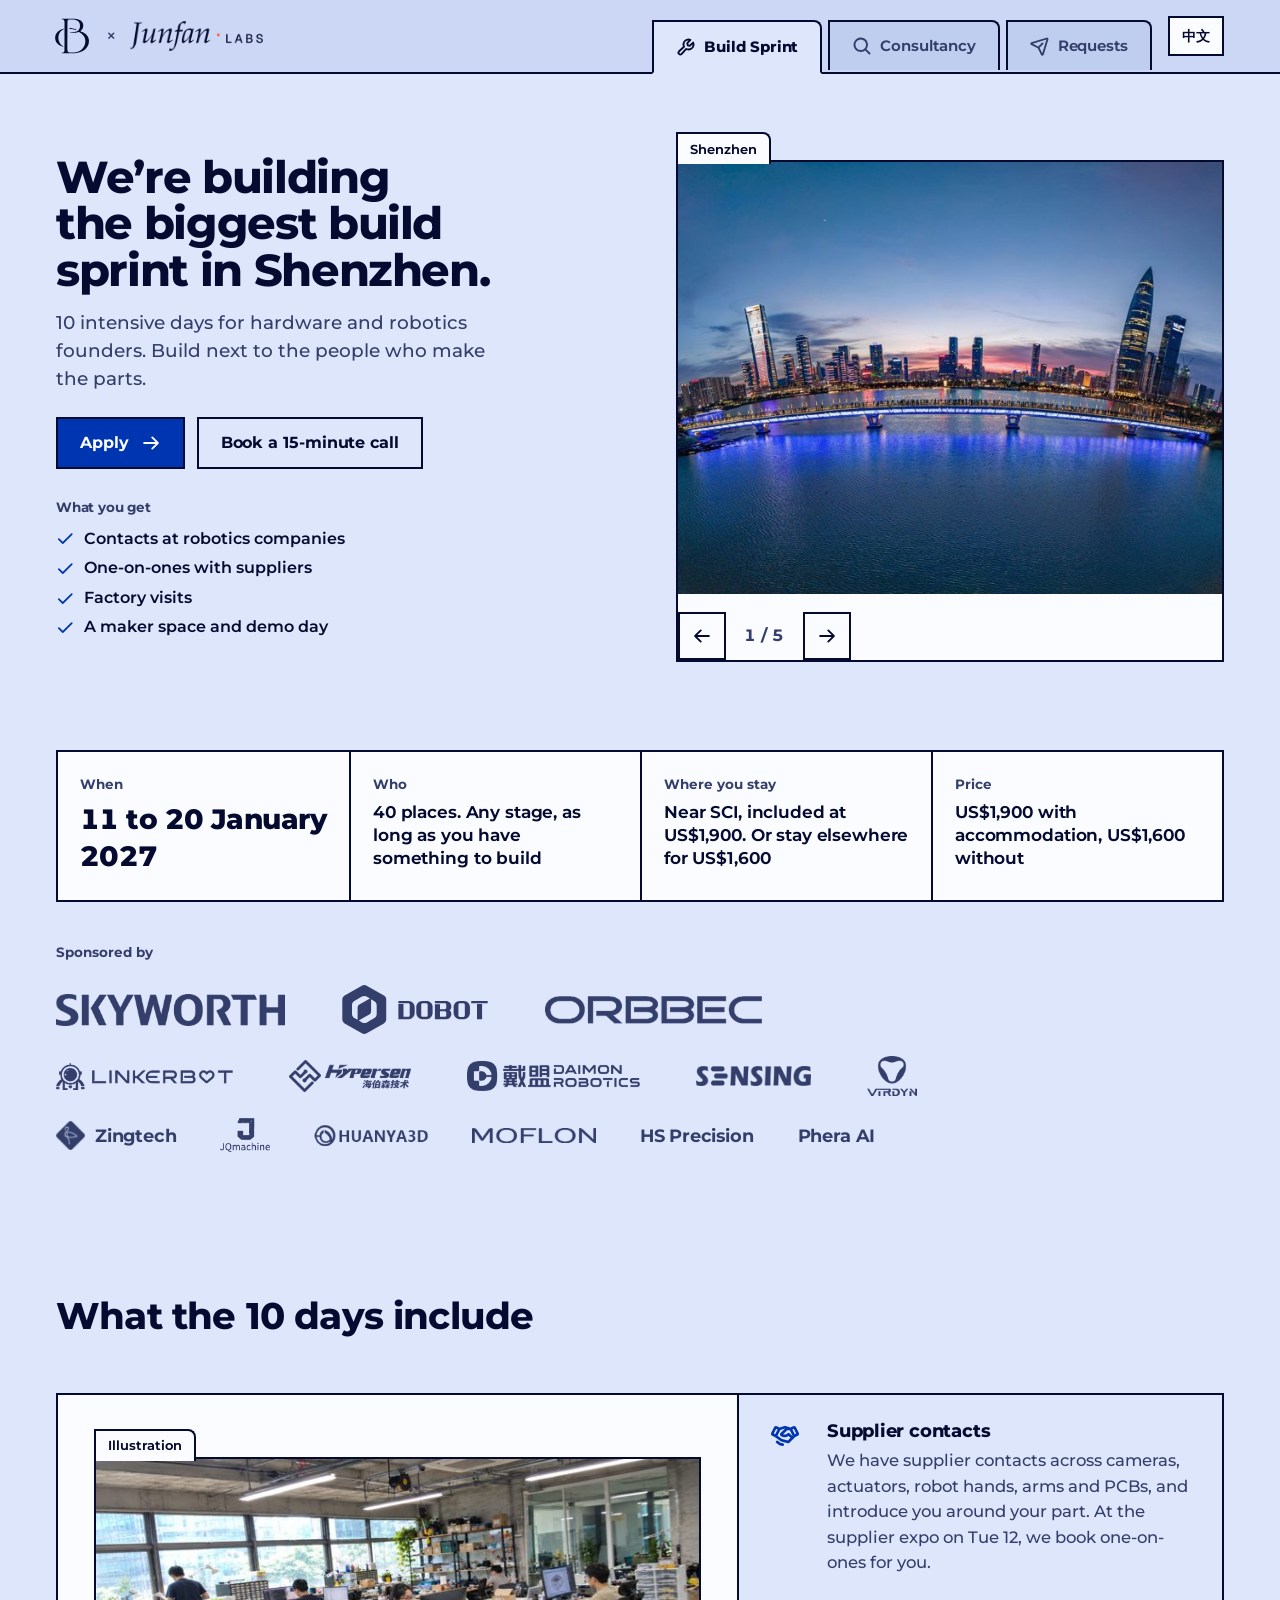
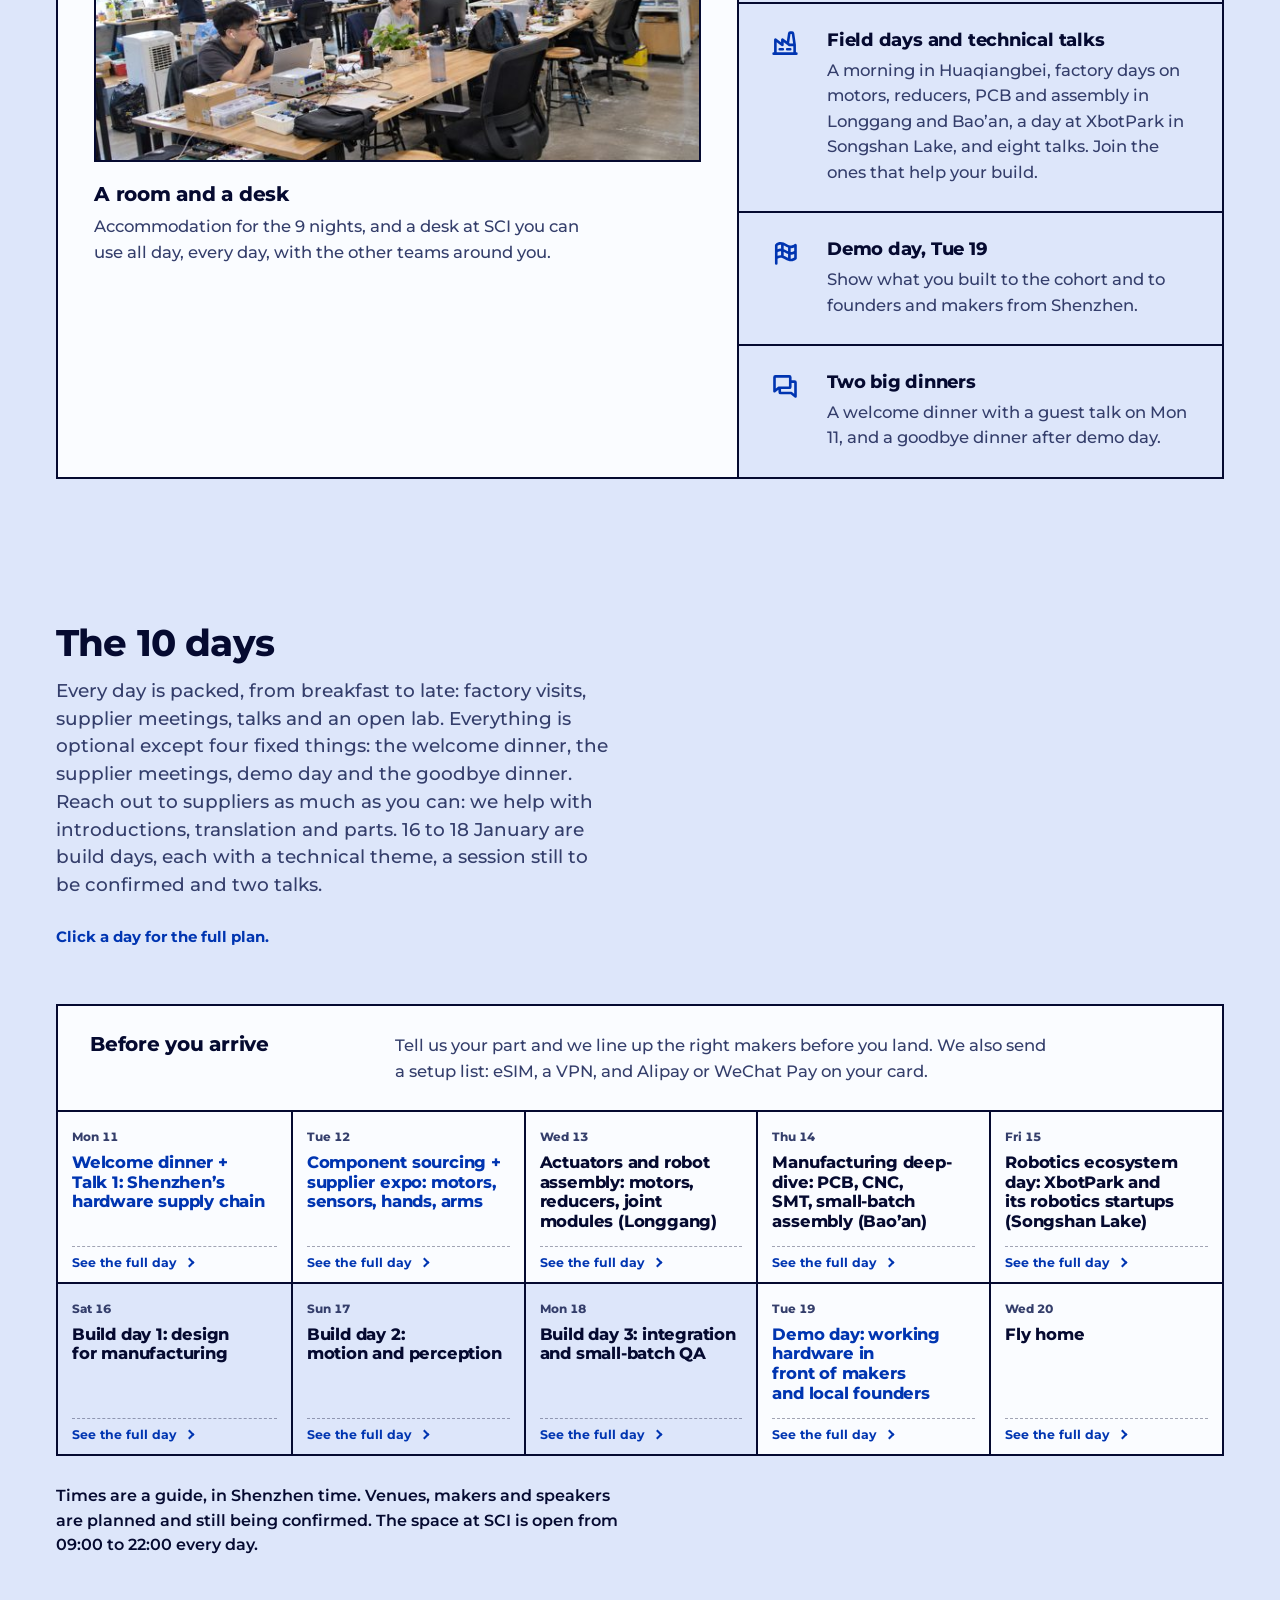
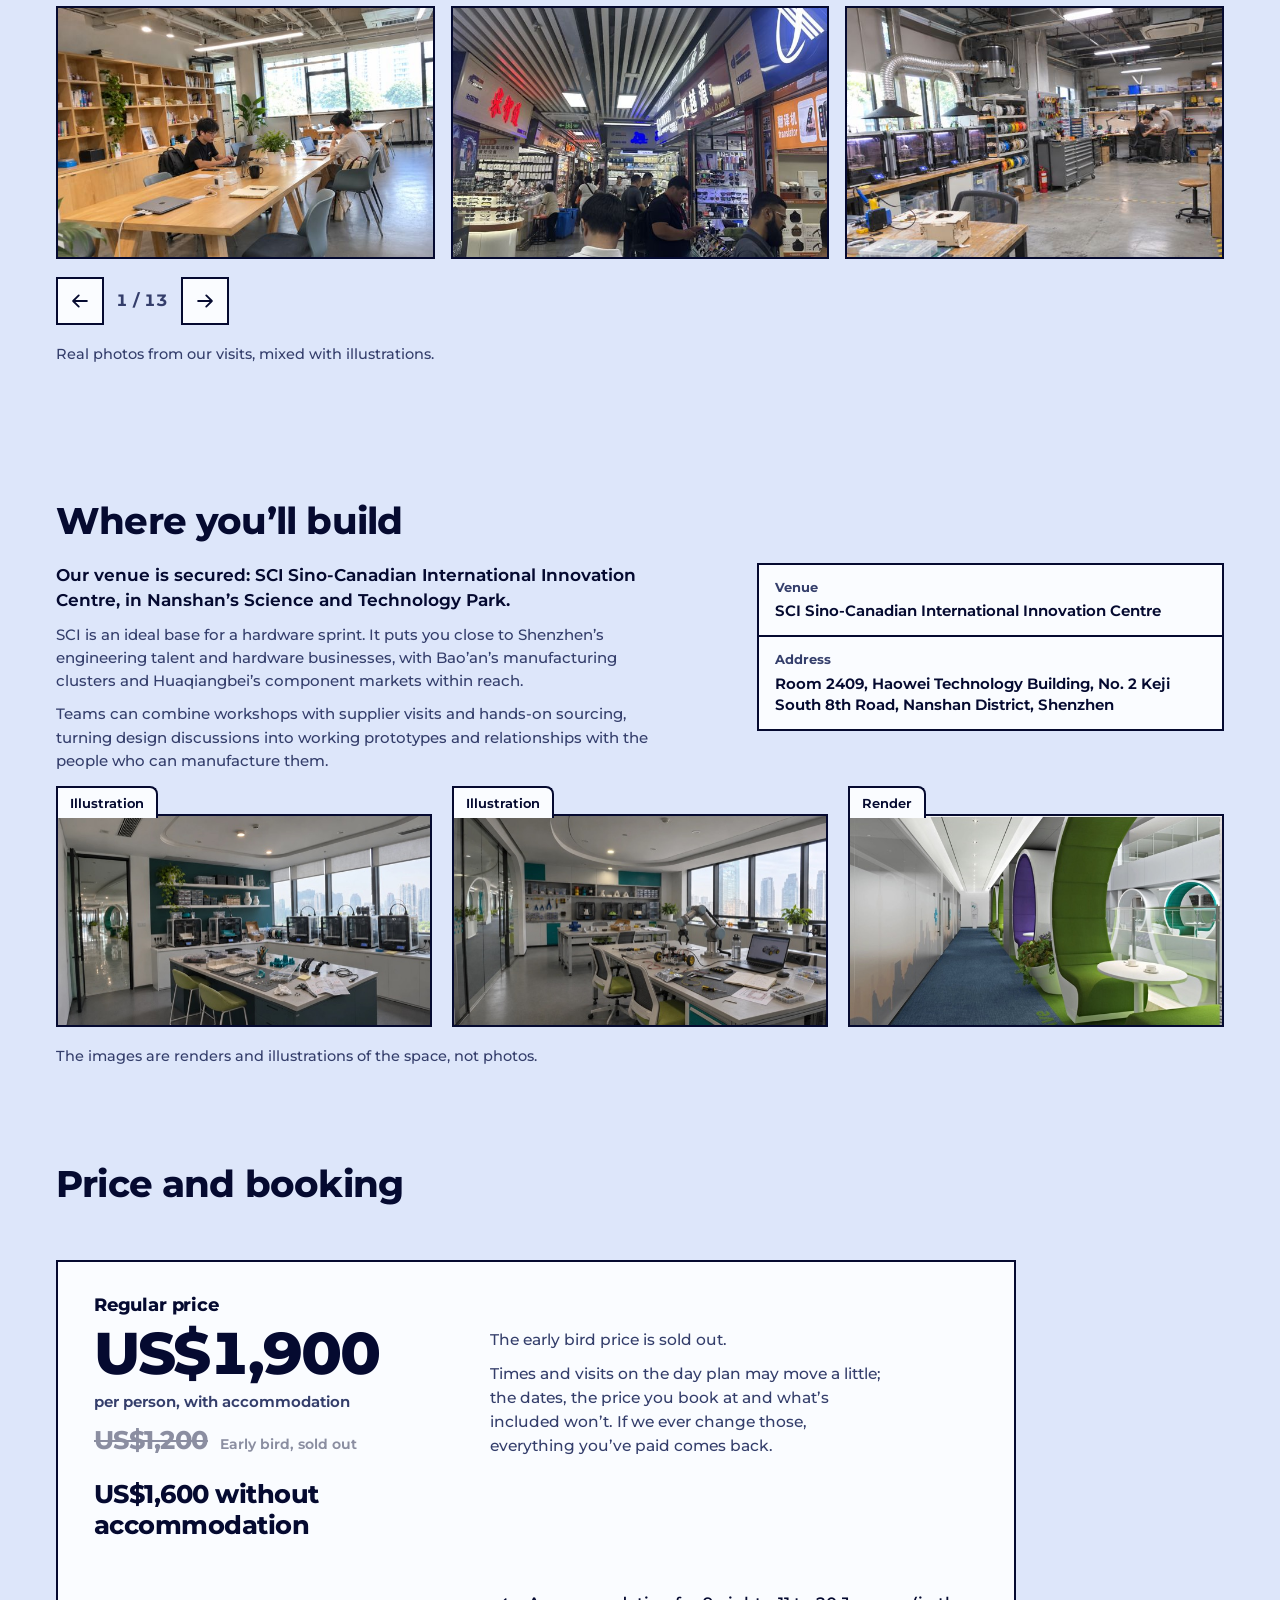
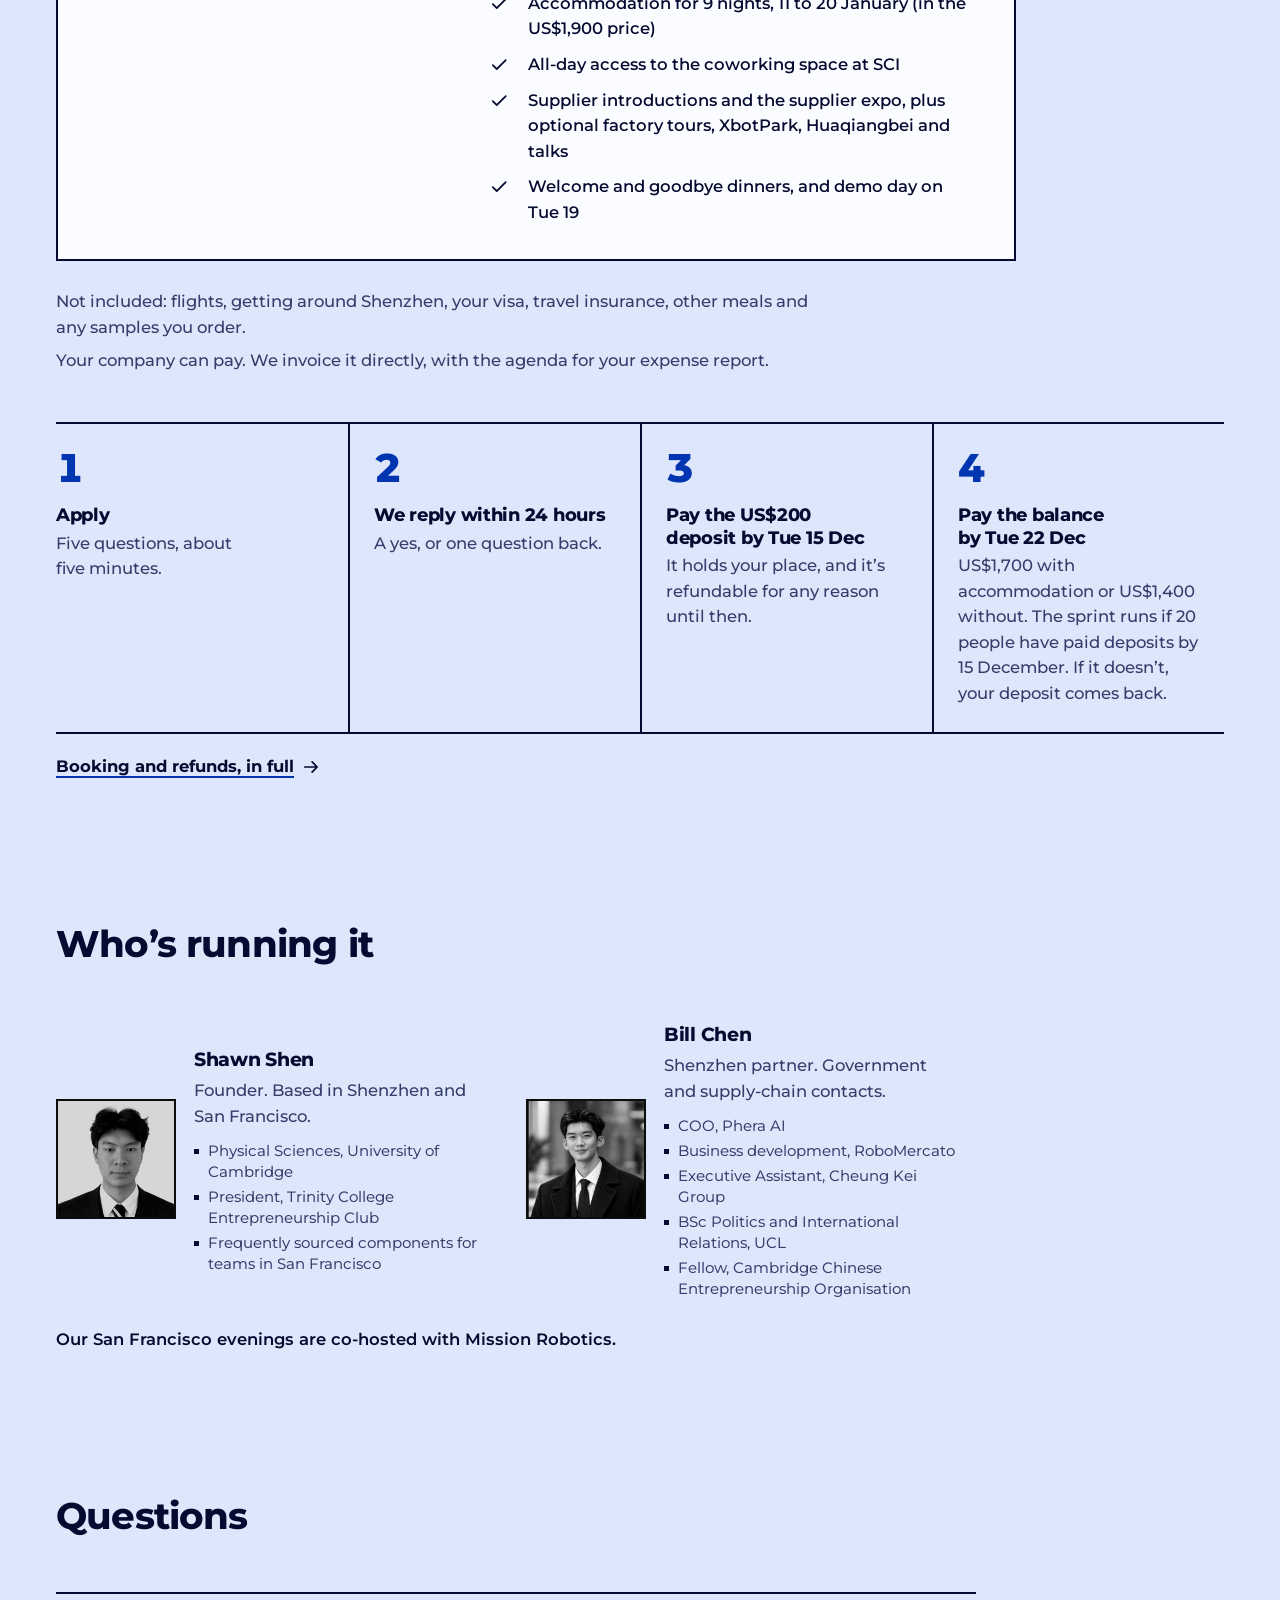
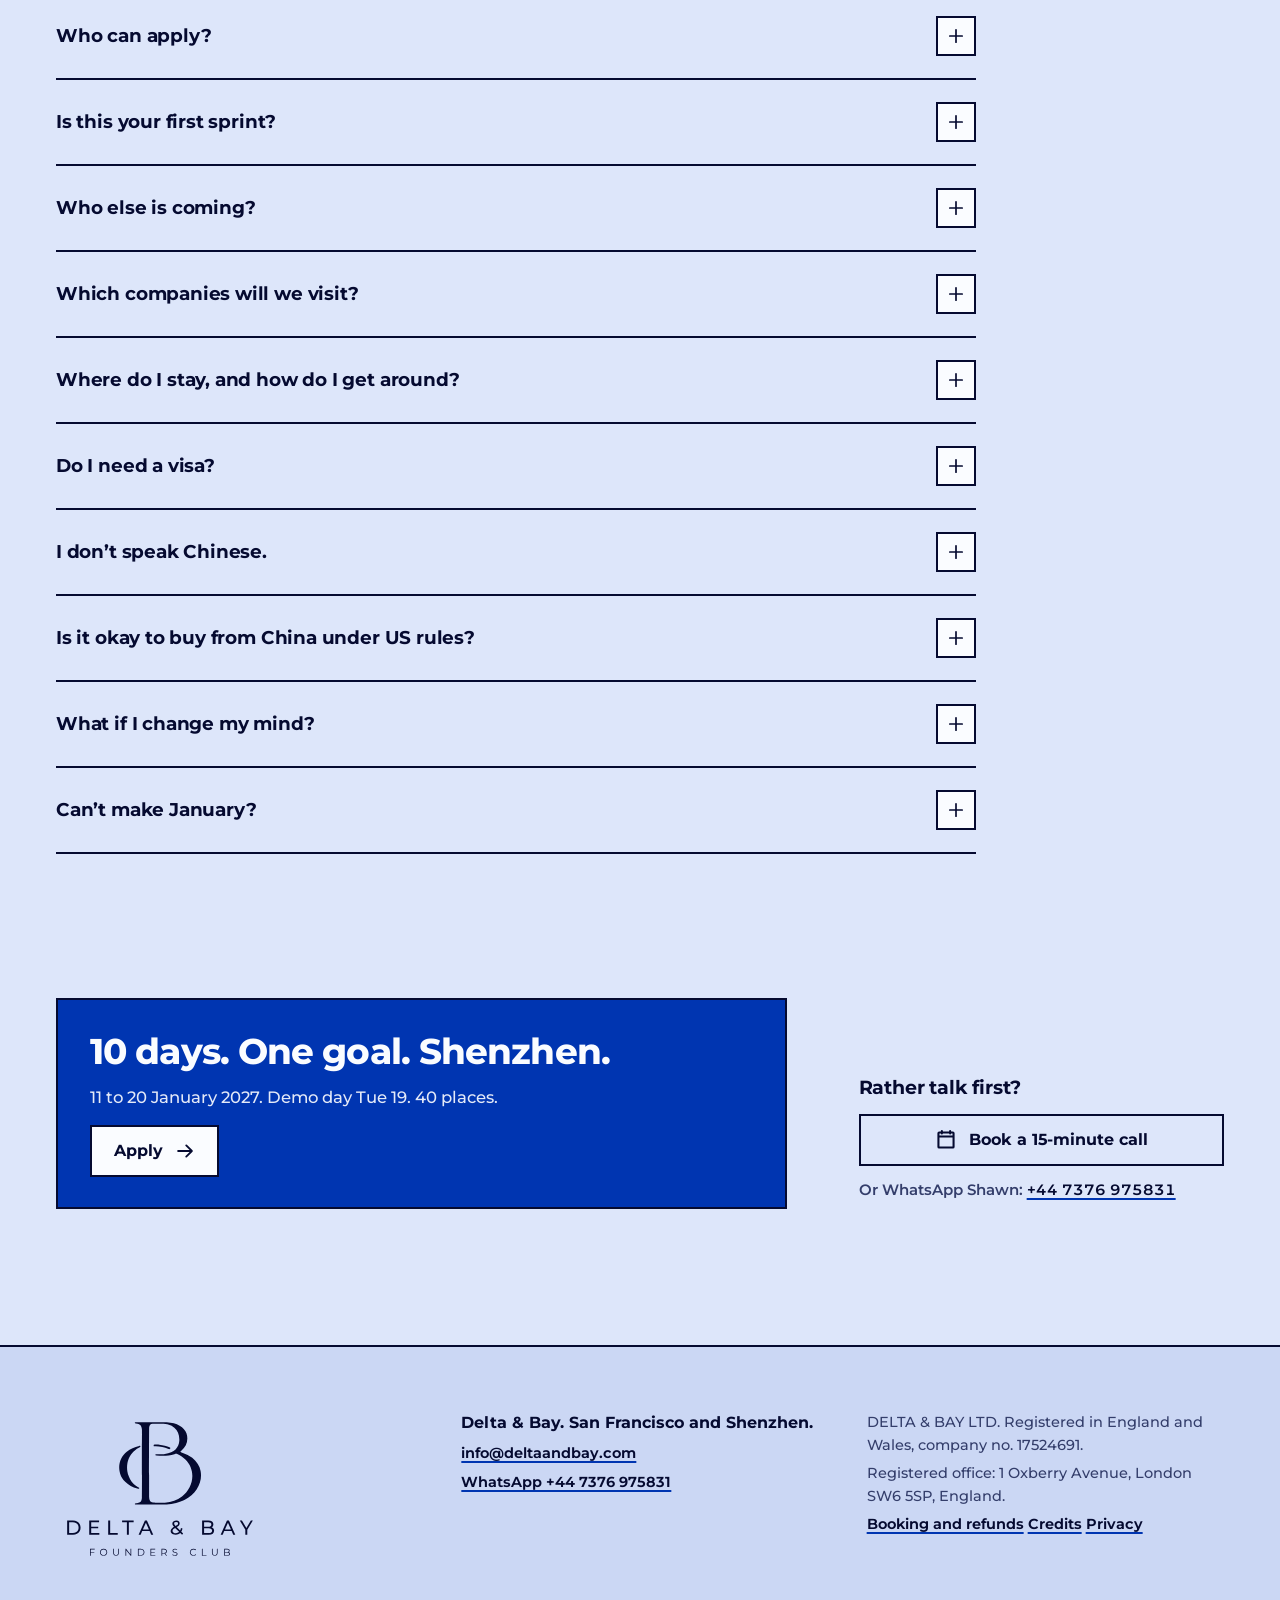
<file: index.html>
<!doctype html>
<html lang="en-GB" class="no-js">
<head>
<meta charset="utf-8">
<meta name="viewport" content="width=device-width, initial-scale=1, viewport-fit=cover">
<title>Build Sprint in Shenzhen, 11 to 20 January 2027 | Delta &amp; Bay</title>
<meta name="description" content="10 intensive days in Shenzhen for hardware and robotics founders. Build next to the people who make the parts. 11 to 20 January 2027.">
<meta name="theme-color" content="#cbd7f4">
<link rel="icon" href="../shared/logo/delta-and-bay-monogram.svg" type="image/svg+xml">
<meta property="og:type" content="website">
<meta property="og:site_name" content="Delta &amp; Bay">
<meta property="og:title" content="Build Sprint in Shenzhen | Delta &amp; Bay">
<meta property="og:description" content="10 intensive days in Shenzhen for hardware and robotics founders, 11 to 20 January 2027.">
<meta property="og:image" content="https://deltaandbay.com/img/share-1200x630.jpg">
<meta property="og:image:width" content="1200">
<meta property="og:image:height" content="630">
<meta name="twitter:card" content="summary_large_image">
<link rel="preload" href="../shared/fonts/montserrat-latin-wght-normal.woff2" as="font" type="font/woff2" crossorigin>
<link rel="preload" as="image" href="img/hero-bay-640.jpg" imagesrcset="img/hero-bay-640.jpg 640w, img/hero-bay-1200.jpg 1200w" imagesizes="(min-width: 960px) 600px, calc(100vw - 36px)" fetchpriority="high">
<link rel="stylesheet" href="css/booklet.css">
<link rel="stylesheet" href="css/sprint.css">
<script src="js/show.js" defer></script>
<script src="js/days.js" defer></script>
<script>document.documentElement.className='js';</script>
<script src="js/i18n-zh.js"></script>
<script src="js/i18n.js"></script>
<script src="js/turn.js"></script>
<script src="js/booklet.js" defer></script>
</head>
<body>
<a class="skip" href="#main">Skip to content</a>

<header class="edge">
  <div class="wrap edge-in">
    <a class="edge-logo edge-logo--duo" href="/" aria-label="Delta &amp; Bay Founders Club with Junfan Labs, home"><img src="../shared/logo/delta-and-bay-monogram-prussian-transparent.svg" alt="" width="40" height="39"><span class="edge-x" aria-hidden="true">×</span><img class="edge-partner" src="img/partners/junfan-labs-prussian.png" alt="" width="636" height="144"></a>
    <nav class="tabs" aria-label="Main">
      <a class="tab" href="/" aria-current="page"><svg class="ico" aria-hidden="true"><use href="icons/sprite.svg#wrench"/></svg><span>Build Sprint</span></a>
      <a class="tab" href="/consultancy"><svg class="ico" aria-hidden="true"><use href="icons/sprite.svg#magnifying-glass"/></svg><span>Consultancy</span></a>
      <a class="tab" href="/request"><svg class="ico" aria-hidden="true"><use href="icons/sprite.svg#paper-plane-tilt"/></svg><span>Requests</span></a>
    </nav>
  </div>
</header>

<main id="main">

  <!-- the cover -->
  <section class="wrap cover" aria-labelledby="h-sprint" data-seat>
    <div class="cover-copy">
      <h1 id="h-sprint" class="sprint-h1">We’re building the biggest build sprint in Shenzhen.</h1>
      <p class="cover-sub">10 intensive days for hardware and robotics founders. Build next to the people who make the parts.</p>
      <div class="btn-row">
        <a class="btn btn--new" href="/apply">Apply<svg class="ico" aria-hidden="true"><use href="icons/sprite.svg#arrow-right"/></svg></a>
        <a class="btn btn--line" href="https://calendly.com/syiqing1/new-meeting" target="_blank" rel="noopener">Book a 15-minute call</a>
      </div>
      <div class="cover-get">
        <h2 class="cover-get-h">What you get</h2>
        <ul class="cover-get-list">
          <li><svg class="ico" aria-hidden="true"><use href="icons/sprite.svg#check"/></svg>Contacts at robotics companies</li>
          <li><svg class="ico" aria-hidden="true"><use href="icons/sprite.svg#check"/></svg>One-on-ones with suppliers</li>
          <li><svg class="ico" aria-hidden="true"><use href="icons/sprite.svg#check"/></svg>Factory visits</li>
          <li><svg class="ico" aria-hidden="true"><use href="icons/sprite.svg#check"/></svg>A maker space and demo day</li>
        </ul>
      </div>
    </div>
    <div class="cover-art">
      <figure class="callout cover-fig is-new show show--hero" data-show aria-roledescription="carousel" aria-label="Photos of Shenzhen">
        <figcaption class="callout-tab">Shenzhen</figcaption>
        <ul class="show-track" tabindex="0" aria-label="Photos of Shenzhen, use the arrows to see more">
          <li class="show-slide"><div class="show-photo"><img src="img/hero-bay-640.jpg" srcset="img/hero-bay-640.jpg 640w, img/hero-bay-1200.jpg 1200w" sizes="(min-width: 960px) 600px, calc(100vw - 36px)" width="640" height="427" fetchpriority="high" alt="The Shenzhen Bay skyline across the water at dusk."></div></li>
          <li class="show-slide"><div class="show-photo"><img src="img/gen-street-640.jpg" srcset="img/gen-street-640.jpg 640w, img/gen-street-1200.jpg 1200w" sizes="(min-width: 960px) 600px, calc(100vw - 36px)" width="640" height="427" loading="lazy" alt="Illustration of a delivery robot on a Shenzhen street."></div></li>
          <li class="show-slide"><div class="show-photo"><img src="img/hero-park-640.jpg" srcset="img/hero-park-640.jpg 640w, img/hero-park-1200.jpg 1200w" sizes="(min-width: 960px) 600px, calc(100vw - 36px)" width="640" height="427" loading="lazy" alt="A park in Shenzhen with the city skyline behind it."></div></li>
          <li class="show-slide"><div class="show-photo"><img src="img/gen-window-640.jpg" srcset="img/gen-window-640.jpg 640w, img/gen-window-1200.jpg 1200w" sizes="(min-width: 960px) 600px, calc(100vw - 36px)" width="640" height="427" loading="lazy" alt="Illustration of a founder working in an office above the city."></div></li>
          <li class="show-slide"><div class="show-photo"><img src="img/hero-luohu-640.jpg" srcset="img/hero-luohu-640.jpg 640w, img/hero-luohu-1200.jpg 1200w" sizes="(min-width: 960px) 600px, calc(100vw - 36px)" width="640" height="427" loading="lazy" alt="A busy Shenzhen street with tall buildings."></div></li>
        </ul>
        <div class="show-ctrl">
            <button class="show-btn" type="button" data-dir="-1" aria-label="Previous photo"><svg class="ico" aria-hidden="true"><use href="icons/sprite.svg#arrow-left"/></svg></button>
            <p class="show-count" aria-live="polite"><span class="show-n">1</span> / 5</p>
            <button class="show-btn" type="button" data-dir="1" aria-label="Next photo"><svg class="ico" aria-hidden="true"><use href="icons/sprite.svg#arrow-right"/></svg></button>
          </div>
      </figure>
    </div>
  </section>

  <!-- the facts -->
  <section class="wrap spread" aria-labelledby="h-facts">
    <h2 class="vh" id="h-facts">The facts</h2>
    <dl class="facts">
      <div class="fact fact--big"><dt>When</dt><dd>11 to 20 January 2027</dd></div>
      <div class="fact"><dt>Who</dt><dd>40 places. Any stage, as long as you have something to build</dd></div>
      <div class="fact"><dt>Where you stay</dt><dd>Near SCI, included at US$1,900. Or stay elsewhere for US$1,600</dd></div>
      <div class="fact"><dt>Price</dt><dd>US$1,900 with accommodation, US$1,600 without</dd></div>
    </dl>

    <!-- sponsors: English version only (hidden under html:lang(zh) in sprint.css); biggest companies on the first row -->
    <div class="sponsors" role="region" aria-label="Sponsors">
      <p class="sponsors-label">Sponsored by</p>
      <ul class="sponsors-row sponsors-row--1">
        <li><img class="sp-skyworth" src="img/sponsors/skyworth.png" width="690" height="96" alt="Skyworth"></li>
        <li><img class="sp-dobot" src="img/sponsors/dobot.svg" width="90" height="30" alt="Dobot"></li>
        <li><img class="sp-orbbec" src="img/sponsors/orbbec.png" width="757" height="96" alt="Orbbec"></li>
      </ul>
      <ul class="sponsors-row sponsors-row--2">
        <li><img class="sp-linkerbot" src="img/sponsors/linkerbot.png" width="631" height="96" alt="Linkerbot"></li>
        <li><img class="sp-hypersen" src="img/sponsors/hypersen.png" width="365" height="96" alt="Hypersen (海伯森)"></li>
        <li><img class="sp-daimon" src="img/sponsors/daimon.png" width="552" height="96" alt="Daimon Robotics"></li>
        <li><img class="sp-sensing" src="img/sponsors/sensing.png" width="556" height="96" alt="SENSING (森云智能)"></li>
        <li><img class="sp-virdyn" src="img/sponsors/virdyn.png" width="148" height="120" alt="Virdyn"></li>
      </ul>
      <ul class="sponsors-row sponsors-row--3">
        <li class="sp-named"><img class="sp-zingtech" src="img/sponsors/zingtech.png" width="120" height="120" alt=""><span>Zingtech</span></li>
        <li><img class="sp-jianqiao" src="img/sponsors/jianqiao.png" width="175" height="120" alt="Jianqiao (JQmachine)"></li>
        <li><img class="sp-huanya" src="img/sponsors/huanya.png" width="386" height="69" alt="Huanya3D"></li>
        <li><img class="sp-moflon" src="img/sponsors/moflon.png" width="822" height="96" alt="MOFLON"></li>
        <li class="sp-text">HS Precision</li>
        <li class="sp-text">Phera AI</li>
      </ul>
    </div>
  </section>

  <!-- what's included -->
  <section class="wrap spread" aria-labelledby="h-incl">
    <div class="sec-head"><h2 class="h2" id="h-incl">What the 10 days include</h2></div>
    <div class="incl">
      <div class="incl-main">
        <figure class="callout incl-fig">
          <figcaption class="callout-tab">Illustration</figcaption>
          <div class="incl-photo"><img src="img/gen-coworking-640.jpg" srcset="img/gen-coworking-640.jpg 640w, img/gen-coworking-1200.jpg 1200w" sizes="(min-width: 960px) 640px, calc(100vw - 36px)" width="640" height="320" loading="lazy" alt="Illustration of an open coworking space with founders working at long desks."></div>
        </figure>
        <div class="incl-text">
          <h3>A room and a desk</h3>
          <p>Accommodation for the 9 nights, and a desk at SCI you can use all day, every day, with the other teams around you.</p>
        </div>
      </div>
      <ul class="incl-list">
        <li><svg class="ico" aria-hidden="true"><use href="icons/sprite.svg#handshake"/></svg><div><h3>Supplier contacts</h3><p>We have supplier contacts across cameras, actuators, robot hands, arms and PCBs, and introduce you around your part. At the supplier expo on Tue 12, we book one-on-ones for you.</p></div></li>
        <li><svg class="ico" aria-hidden="true"><use href="icons/sprite.svg#factory"/></svg><div><h3>Field days and technical talks</h3><p>A morning in Huaqiangbei, factory days on motors, reducers, PCB and assembly in Longgang and Bao’an, a day at XbotPark in Songshan Lake, and eight talks. Join the ones that help your build.</p></div></li>
        <li><svg class="ico" aria-hidden="true"><use href="icons/sprite.svg#flag-checkered"/></svg><div><h3>Demo day, Tue 19</h3><p>Show what you built to the cohort and to founders and makers from Shenzhen.</p></div></li>
        <li><svg class="ico" aria-hidden="true"><use href="icons/sprite.svg#chats"/></svg><div><h3>Two big dinners</h3><p>A welcome dinner with a guest talk on Mon 11, and a goodbye dinner after demo day.</p></div></li>
      </ul>
    </div>
  </section>

  <!-- the 10 days -->
  <section class="wrap spread" aria-labelledby="h-days">
    <div class="sec-head">
      <h2 class="h2" id="h-days">The 10 days</h2>
      <p class="lead">Every day is packed, from breakfast to late: factory visits, supplier meetings, talks and an open lab. Everything is optional except four fixed things: the welcome dinner, the supplier meetings, demo day and the goodbye dinner. Reach out to suppliers as much as you can: we help with introductions, translation and parts. 16 to 18 January are build days, each with a technical theme, a session still to be confirmed and two talks.</p>
      <p class="dgrid-hint">Click a day for the full plan.</p>
    </div>
    <div class="days-before days-before--solo">
      <h3>Before you arrive</h3>
      <p>Tell us your part and we line up the right makers before you land. We also send a setup list: eSIM, a VPN, and Alipay or WeChat Pay on your card.</p>
    </div>
    <ol class="dgrid">
        <li class="dcard dcard--fixed" data-day>
          <p class="dcard-date">Mon 11</p>
          <h3>Welcome dinner + Talk 1: Shenzhen’s hardware supply&nbsp;chain</h3>
          <button class="dcard-more" type="button" aria-expanded="false" aria-controls="day-11">See the full day</button>
          <div class="dpop" id="day-11" role="region" aria-label="Mon 11, Welcome dinner + Talk 1: Shenzhen’s hardware supply chain">
            <p class="dpop-date">Mon 11</p>
            <p class="dpop-title">Welcome dinner + Talk 1: Shenzhen’s hardware supply chain</p>
          <p class="dpop-kw">Supply chain map · parts to production · second sourcing · lead times</p>
            <ol class="dpop-list">
              <li><span class="dpop-t">13:00</span><p>Arrive in batches and check in. We help set up payments and getting&nbsp;around.</p></li>
              <li><span class="dpop-t">16:00</span><p><span class="opt">Optional</span> SCI is open for early arrivals: workbench and tools. Landing late? Come when your flight&nbsp;allows.</p></li>
              <li><span class="dpop-t">17:00</span><p>Kick-off at SCI: tour of the space, short team intros, your supplier-match&nbsp;plan.</p></li>
              <li><span class="dpop-t">18:00</span><p>Pick up tomorrow’s Huaqiangbei route and your matched-maker&nbsp;list.</p></li>
              <li><span class="dpop-t">18:30</span><p><span class="opt opt--fixed">Fixed</span> Welcome&nbsp;dinner.</p></li>
              <li><span class="dpop-t">19:00</span><p><span class="opt opt--fixed">Fixed</span> Talk 1: Shenzhen’s hardware supply chain, from parts to production. A guest on using it from abroad, then&nbsp;questions.</p></li>
              <li><span class="dpop-t">20:30</span><p><span class="opt">Optional</span> Open lab at&nbsp;SCI.</p></li>
            </ol>
            <p class="dpop-focus"><b>Focus</b> Share your team’s goal. Send us your needs form before you fly so tomorrow’s makers are matched to you.</p>
            <p class="dpop-hours">About 2.5 hours free.</p>
          </div>
        </li>
        <li class="dcard dcard--fixed" data-day>
          <p class="dcard-date">Tue 12</p>
          <h3>Component sourcing + supplier expo: motors, sensors, hands,&nbsp;arms</h3>
          <button class="dcard-more" type="button" aria-expanded="false" aria-controls="day-12">See the full day</button>
          <div class="dpop" id="day-12" role="region" aria-label="Tue 12, Component sourcing + supplier expo: motors, sensors, hands, arms">
            <p class="dpop-date">Tue 12</p>
            <p class="dpop-title">Component sourcing + supplier expo: motors, sensors, hands, arms</p>
          <p class="dpop-kw">Cameras and sensors · motors and actuators · hands and grippers · arms and robots · boards · robot data</p>
            <ol class="dpop-list">
              <li><span class="dpop-t">09:00</span><p><span class="opt">Optional</span> Leave for Huaqiangbei in groups by part: motors and drivers, sensors and cameras, connectors, batteries,&nbsp;boards.</p></li>
              <li><span class="dpop-t">10:00</span><p><span class="opt">Optional</span> Sourcing run with a guide who knows the market: samples, alternative parts, second&nbsp;sources.</p></li>
              <li><span class="dpop-t">12:30</span><p>Lunch, then on to the&nbsp;expo.</p></li>
              <li><span class="dpop-t">14:00</span><p><span class="opt">Optional</span> Supplier expo with about 10 to 12 makers in six categories: cameras and sensors, motors and actuators, hands and grippers, arms and robots, boards and builds, robot data. Try their products, starting with the booths matched to&nbsp;you.</p></li>
              <li><span class="dpop-t">15:00</span><p><span class="opt opt--fixed">Fixed</span> Three rounds of one-on-one supplier meetings, booked for you around your&nbsp;part.</p></li>
              <li><span class="dpop-t">16:30</span><p><span class="opt">Optional</span> Booth walk, extra meetings, engineer Q&amp;A. Agree samples and next&nbsp;steps.</p></li>
              <li><span class="dpop-t">18:00</span><p>Dinner on your&nbsp;own.</p></li>
              <li><span class="dpop-t">19:30</span><p><span class="opt">Optional</span> Open lab: bench-test what you&nbsp;bought.</p></li>
              <li><span class="dpop-t">20:30</span><p><span class="opt">Optional</span> Parts clinic: bring your BOM and quotes, and we help you compare them and plan&nbsp;samples.</p></li>
            </ol>
            <p class="dpop-focus"><b>Focus</b> 2 or 3 good supplier meetings per team. We note the contacts, spec gaps and quotes to chase.</p>
            <p class="dpop-hours">2.5 hours free.</p>
          </div>
        </li>
        <li class="dcard dcard--trip" data-day>
          <p class="dcard-date">Wed 13</p>
          <h3>Actuators and robot assembly: motors, reducers, joint modules&nbsp;(Longgang)</h3>
          <button class="dcard-more" type="button" aria-expanded="false" aria-controls="day-13">See the full day</button>
          <div class="dpop" id="day-13" role="region" aria-label="Wed 13, Actuators and robot assembly: motors, reducers, joint modules (Longgang)">
            <p class="dpop-date">Wed 13</p>
            <p class="dpop-title">Actuators and robot assembly: motors, reducers, joint modules (Longgang)</p>
          <p class="dpop-kw">Frameless torque motors · harmonic and planetary reducers · QDD joint modules · servo drives · encoders · force/torque sensors · robot assembly and test</p>
            <ol class="dpop-list">
              <li><span class="dpop-t">08:00</span><p>Breakfast at SCI and a short brief: what to ask each maker&nbsp;today.</p></li>
              <li><span class="dpop-t">08:30</span><p><span class="opt">Optional</span> Meet and leave for Longgang. Visits are matched to your&nbsp;team.</p></li>
              <li><span class="dpop-t">09:30</span><p>Stop 1: motors, reducers, drives and joint modules. Torque, backlash, interfaces, custom&nbsp;options.</p></li>
              <li><span class="dpop-t">11:00</span><p>Stop 2, an hour: sensors or robot parts. Encoders, force/torque sensors,&nbsp;cameras.</p></li>
              <li><span class="dpop-t">12:30</span><p>Lunch.</p></li>
              <li><span class="dpop-t">14:00</span><p>Stop 3: a robot maker or integrator. Assembly line, burn-in and test, and an engineering&nbsp;talk.</p></li>
              <li><span class="dpop-t">16:30</span><p>Back to&nbsp;SCI.</p></li>
              <li><span class="dpop-t">17:00</span><p>Debrief in groups: spec gaps, samples to request, who to follow&nbsp;up.</p></li>
              <li><span class="dpop-t">18:00</span><p>Dinner on your&nbsp;own.</p></li>
              <li><span class="dpop-t">19:30</span><p><span class="opt">Optional</span> Open lab at&nbsp;SCI.</p></li>
              <li><span class="dpop-t">20:30</span><p><span class="opt">Optional</span> Parts clinic: bring your BOM and quotes, and we help you compare them and plan&nbsp;samples.</p></li>
              <li><span class="dpop-t">All day</span><p>Not joining a visit? The desk at SCI is open all day, with staff on hand for&nbsp;deliveries.</p></li>
            </ol>
            <p class="dpop-focus"><b>Focus</b> Check performance, interfaces and custom options. Leave with the samples you need and who to contact.</p>
            <p class="dpop-hours">About 9 hours of visits and debrief, then open lab and a parts clinic. Everything is optional.</p>
          </div>
        </li>
        <li class="dcard dcard--trip" data-day>
          <p class="dcard-date">Thu 14</p>
          <h3>Manufacturing deep-dive: PCB, CNC, SMT, small-batch assembly&nbsp;(Bao’an)</h3>
          <button class="dcard-more" type="button" aria-expanded="false" aria-controls="day-14">See the full day</button>
          <div class="dpop" id="day-14" role="region" aria-label="Thu 14, Manufacturing deep-dive: PCB, CNC, SMT, small-batch assembly (Bao’an)">
            <p class="dpop-date">Thu 14</p>
            <p class="dpop-title">Manufacturing deep-dive: PCB, CNC, SMT, small-batch assembly (Bao’an)</p>
          <p class="dpop-kw">PCB and SMT · CNC and prototyping · fixtures · end-of-line test · MOQ and lead time</p>
            <ol class="dpop-list">
              <li><span class="dpop-t">08:00</span><p>Breakfast at SCI and a short brief: process, minimum order and lead time&nbsp;checks.</p></li>
              <li><span class="dpop-t">08:30</span><p><span class="opt">Optional</span> Meet and leave for Bao’an. On the way: what to check on process, minimum order and lead&nbsp;time.</p></li>
              <li><span class="dpop-t">09:30</span><p>Stop 1: PCB and SMT. See the line, go through stack-up, yield and lead time with an&nbsp;engineer.</p></li>
              <li><span class="dpop-t">11:00</span><p>Stop 2, an hour: CNC and rapid prototyping. Tolerances, materials,&nbsp;finishing.</p></li>
              <li><span class="dpop-t">12:30</span><p>Lunch.</p></li>
              <li><span class="dpop-t">14:00</span><p>Stop 3: assembly and test. Fixtures, end-of-line test, small-batch cost. Two hours, plus 30 minutes for quotes and&nbsp;samples.</p></li>
              <li><span class="dpop-t">16:30</span><p>Back to&nbsp;SCI.</p></li>
              <li><span class="dpop-t">17:00</span><p>Debrief: compare quotes, pick the makers worth following&nbsp;up.</p></li>
              <li><span class="dpop-t">18:00</span><p>Dinner on your&nbsp;own.</p></li>
              <li><span class="dpop-t">19:30</span><p><span class="opt">Optional</span> Open lab at&nbsp;SCI.</p></li>
              <li><span class="dpop-t">20:30</span><p><span class="opt">Optional</span> Parts clinic: bring your BOM and quotes, and we help you compare them and plan&nbsp;samples.</p></li>
              <li><span class="dpop-t">All day</span><p>Not joining a visit? The desk at SCI is open all day, with staff on hand for&nbsp;deliveries.</p></li>
            </ol>
            <p class="dpop-focus"><b>Focus</b> Pick the makers worth following up, with their terms and the next step.</p>
            <p class="dpop-hours">About 9 hours of visits and debrief, then open lab and a parts clinic. Everything is optional.</p>
          </div>
        </li>
        <li class="dcard dcard--trip" data-day>
          <p class="dcard-date">Fri 15</p>
          <h3>Robotics ecosystem day: XbotPark and its robotics startups (Songshan&nbsp;Lake)</h3>
          <button class="dcard-more" type="button" aria-expanded="false" aria-controls="day-15">See the full day</button>
          <div class="dpop" id="day-15" role="region" aria-label="Fri 15, Robotics ecosystem day: XbotPark and its robotics startups (Songshan Lake)">
            <p class="dpop-date">Fri 15</p>
            <p class="dpop-title">Robotics ecosystem day: XbotPark and its robotics startups (Songshan Lake)</p>
          <p class="dpop-kw">Robotics startups · prototype to production · engineering office hours</p>
            <ol class="dpop-list">
              <li><span class="dpop-t">08:00</span><p>Breakfast at SCI before the&nbsp;drive.</p></li>
              <li><span class="dpop-t">08:30</span><p><span class="opt">Optional</span> Leave for Songshan Lake, Dongguan, about 90 minutes&nbsp;away.</p></li>
              <li><span class="dpop-t">10:00</span><p>Tour and product demos: how robotics startups there went from prototype to&nbsp;production.</p></li>
              <li><span class="dpop-t">12:15</span><p>Lunch and a&nbsp;break.</p></li>
              <li><span class="dpop-t">13:30</span><p>Meet 2 or 3 startups matched to your project. Talk parts and product&nbsp;development.</p></li>
              <li><span class="dpop-t">15:15</span><p>Engineering office hours. Bring CAD, drawings and your&nbsp;BOM.</p></li>
              <li><span class="dpop-t">16:30</span><p>Head back. Dinner on your&nbsp;own.</p></li>
              <li><span class="dpop-t">19:30</span><p><span class="opt">Optional</span> Open lab at&nbsp;SCI.</p></li>
              <li><span class="dpop-t">21:00</span><p><span class="opt">Optional</span> Show and tell: 3 minutes each on what works so far, over a&nbsp;drink.</p></li>
              <li><span class="dpop-t">All day</span><p>Not joining a visit? The desk at SCI is open all day, with staff on hand for&nbsp;deliveries.</p></li>
            </ol>
            <p class="dpop-focus"><b>Focus</b> Leave with changes to your design and people to follow up with. The day’s agenda is still being booked with the park.</p>
            <p class="dpop-hours">An all-day trip, then open lab and show and tell. Everything is optional.</p>
          </div>
        </li>
        <li class="dcard dcard--build" data-day>
          <p class="dcard-date">Sat 16</p>
          <h3>Build day 1: design for&nbsp;manufacturing</h3>
          <button class="dcard-more" type="button" aria-expanded="false" aria-controls="day-16">See the full day</button>
          <div class="dpop" id="day-16" role="region" aria-label="Sat 16, Build day 1: design for manufacturing">
            <p class="dpop-date">Sat 16</p>
            <p class="dpop-title">Build day 1: design for manufacturing</p>
          <p class="dpop-kw">DFM · PCB, CNC and 3D printing · quotes and samples</p>
            <ol class="dpop-list">
              <li><span class="dpop-t">08:30</span><p>Breakfast at SCI with the other&nbsp;teams.</p></li>
              <li><span class="dpop-t">09:30</span><p>Build block, 3 hours: bench-test the parts you bought, revise your CAD against DFM, reorder what is missing. Staff on hand for tools and deliveries. Supplier office hours at SCI: to be confirmed by 4&nbsp;Jan.</p></li>
              <li><span class="dpop-t">12:30</span><p>Lunch on your&nbsp;own.</p></li>
              <li><span class="dpop-t">13:30</span><p><span class="opt">Optional</span> To be confirmed, up to 2.5 hours: a factory tour or supplier networking. The theme is announced once the host confirms, by 4&nbsp;Jan.</p></li>
              <li><span class="dpop-t">16:30</span><p><span class="opt">Optional</span> Talk 2: Design for manufacturing. Change your design so parts are easier to machine and&nbsp;assemble.</p></li>
              <li><span class="dpop-t">17:15</span><p>Tea&nbsp;break.</p></li>
              <li><span class="dpop-t">17:30</span><p><span class="opt">Optional</span> Talk 3: Process choice and quotes. PCB, CNC or 3D printing, comparing quotes, planning&nbsp;samples.</p></li>
              <li><span class="dpop-t">18:15</span><p>Dinner on your&nbsp;own.</p></li>
              <li><span class="dpop-t">19:30</span><p>Open lab at SCI: build, test, or meet&nbsp;suppliers.</p></li>
              <li><span class="dpop-t">21:00</span><p><span class="opt">Optional</span> Show and tell: 3 minutes each on what works so far, over a&nbsp;drink.</p></li>
            </ol>
            <p class="dpop-focus"><b>Focus</b> Leave with a design that is easier to make and a reorder sent.</p>
            <p class="dpop-hours">08:30 to 21:00 at SCI: 6 hours of build and supplier time, 2 talks, open lab and show and tell. Everything is optional.</p>
          </div>
        </li>
        <li class="dcard dcard--build" data-day>
          <p class="dcard-date">Sun 17</p>
          <h3>Build day 2: motion and&nbsp;perception</h3>
          <button class="dcard-more" type="button" aria-expanded="false" aria-controls="day-17">See the full day</button>
          <div class="dpop" id="day-17" role="region" aria-label="Sun 17, Build day 2: motion and perception">
            <p class="dpop-date">Sun 17</p>
            <p class="dpop-title">Build day 2: motion and perception</p>
          <p class="dpop-kw">Torque density · reducers · FOC drives · encoders · depth cameras · IMU · tactile sensing · sensor sync</p>
            <ol class="dpop-list">
              <li><span class="dpop-t">08:30</span><p>Breakfast at SCI with the other&nbsp;teams.</p></li>
              <li><span class="dpop-t">09:30</span><p>Build block, 3 hours: integrate drives, encoders, cameras and IMU. Log what breaks. Staff on hand for tools and deliveries. Supplier office hours at SCI: to be confirmed by 4&nbsp;Jan.</p></li>
              <li><span class="dpop-t">12:30</span><p>Lunch on your&nbsp;own.</p></li>
              <li><span class="dpop-t">13:30</span><p><span class="opt">Optional</span> To be confirmed, up to 2.5 hours: a factory tour or supplier networking. The theme is announced once the host confirms, by 4&nbsp;Jan.</p></li>
              <li><span class="dpop-t">16:30</span><p><span class="opt">Optional</span> Talk 4: Motors, actuators and drives. Torque density, reducers, encoders, FOC&nbsp;tuning.</p></li>
              <li><span class="dpop-t">17:15</span><p>Tea&nbsp;break.</p></li>
              <li><span class="dpop-t">17:30</span><p><span class="opt">Optional</span> Talk 5: Perception and touch. Depth cameras, IMUs, tactile sensors, calibration and&nbsp;sync.</p></li>
              <li><span class="dpop-t">18:15</span><p>Dinner on your&nbsp;own.</p></li>
              <li><span class="dpop-t">19:30</span><p>Open lab at SCI: build, test, or meet&nbsp;suppliers.</p></li>
              <li><span class="dpop-t">21:00</span><p><span class="opt">Optional</span> Show and tell: 3 minutes each on what works so far, over a&nbsp;drink.</p></li>
            </ol>
            <p class="dpop-focus"><b>Focus</b> Get drives, encoders, cameras and IMU working together, and log what breaks.</p>
            <p class="dpop-hours">08:30 to 21:00 at SCI: 6 hours of build and supplier time, 2 talks, open lab and show and tell. Everything is optional.</p>
          </div>
        </li>
        <li class="dcard dcard--build" data-day>
          <p class="dcard-date">Mon 18</p>
          <h3>Build day 3: integration and small-batch&nbsp;QA</h3>
          <button class="dcard-more" type="button" aria-expanded="false" aria-controls="day-18">See the full day</button>
          <div class="dpop" id="day-18" role="region" aria-label="Mon 18, Build day 3: integration and small-batch QA">
            <p class="dpop-date">Mon 18</p>
            <p class="dpop-title">Build day 3: integration and small-batch QA</p>
          <p class="dpop-kw">Dexterous hands · grippers · EVT/DVT/PVT · test and QA · demo freeze</p>
            <ol class="dpop-list">
              <li><span class="dpop-t">08:30</span><p>Breakfast at SCI with the other&nbsp;teams.</p></li>
              <li><span class="dpop-t">09:30</span><p>Build block, 3 hours: freeze your demo build, record a backup video, decide which samples to carry or ship. Staff on hand for tools and deliveries. Supplier office hours at SCI: to be confirmed by 4&nbsp;Jan.</p></li>
              <li><span class="dpop-t">12:30</span><p>Lunch on your&nbsp;own.</p></li>
              <li><span class="dpop-t">13:30</span><p><span class="opt">Optional</span> To be confirmed, up to 2.5 hours: a factory tour or supplier networking. The theme is announced once the host confirms, by 4&nbsp;Jan.</p></li>
              <li><span class="dpop-t">16:30</span><p><span class="opt">Optional</span> Talk 6: From prototype to small batch. EVT, DVT and PVT, test and&nbsp;QA.</p></li>
              <li><span class="dpop-t">17:15</span><p>Tea&nbsp;break.</p></li>
              <li><span class="dpop-t">17:30</span><p><span class="opt">Optional</span> Talk 7: Hands and end-effectors. Dexterous hand or gripper, tendon or direct drive, touch, how to choose. Speaker to be&nbsp;confirmed.</p></li>
              <li><span class="dpop-t">18:15</span><p>Dinner on your&nbsp;own.</p></li>
              <li><span class="dpop-t">19:30</span><p>Open lab at SCI: build, test, or meet&nbsp;suppliers.</p></li>
              <li><span class="dpop-t">21:00</span><p><span class="opt">Optional</span> Show and tell: 3 minutes each on what works so far, over a&nbsp;drink.</p></li>
            </ol>
            <p class="dpop-focus"><b>Focus</b> Freeze the demo, record a backup video and sort out the samples to carry or ship.</p>
            <p class="dpop-hours">08:30 to 21:00 at SCI: 6 hours of build and supplier time, 2 talks, open lab and show and tell. Everything is optional.</p>
          </div>
        </li>
        <li class="dcard dcard--fixed" data-day>
          <p class="dcard-date">Tue 19</p>
          <h3>Demo day: working hardware in front of makers and local&nbsp;founders</h3>
          <button class="dcard-more" type="button" aria-expanded="false" aria-controls="day-19">See the full day</button>
          <div class="dpop" id="day-19" role="region" aria-label="Tue 19, Demo day: working hardware in front of makers and local founders">
            <p class="dpop-date">Tue 19</p>
            <p class="dpop-title">Demo day: working hardware in front of makers and local founders</p>
          <p class="dpop-kw">Demo · next production run · suppliers from home</p>
            <ol class="dpop-list">
              <li><span class="dpop-t">09:00</span><p>Final build and debugging, 3.5 hours. Prepare your demo and a backup&nbsp;video.</p></li>
              <li><span class="dpop-t">12:30</span><p>Lunch.</p></li>
              <li><span class="dpop-t">13:30</span><p>Talk 8: your next production run, and running suppliers from&nbsp;home.</p></li>
              <li><span class="dpop-t">14:15</span><p>Set up, kit check, guests&nbsp;arrive.</p></li>
              <li><span class="dpop-t">15:00</span><p><span class="opt opt--fixed">Fixed</span> Demo day. Each team demos for 5 minutes and takes 3 minutes of questions, then open tables. With more than 12 teams, demos move to&nbsp;tables.</p></li>
              <li><span class="dpop-t">17:30</span><p>Open lab or&nbsp;free.</p></li>
              <li><span class="dpop-t">19:00</span><p><span class="opt opt--fixed">Fixed</span> Goodbye dinner with local founders and the makers we worked&nbsp;with.</p></li>
              <li><span class="dpop-t">21:00</span><p>Free.</p></li>
            </ol>
            <p class="dpop-focus"><b>Focus</b> Show what runs, what testing taught you and what’s next.</p>
            <p class="dpop-hours">3.5 hours building, 2.5 hours free.</p>
          </div>
        </li>
        <li class="dcard" data-day>
          <p class="dcard-date">Wed 20</p>
          <h3>Fly&nbsp;home</h3>
          <button class="dcard-more" type="button" aria-expanded="false" aria-controls="day-20">See the full day</button>
          <div class="dpop" id="day-20" role="region" aria-label="Wed 20, Fly home">
            <p class="dpop-date">Wed 20</p>
            <p class="dpop-title">Fly home</p>
            <ol class="dpop-list">
              <li><span class="dpop-t">Morning</span><p>Breakfast, packing, check-out and the trip to the airport, all around your flight. No group&nbsp;meeting.</p></li>
              <li><span class="dpop-t">09:00</span><p>Bag storage, sample pickup and help shipping samples, if you need&nbsp;it.</p></li>
              <li><span class="dpop-t">Afternoon</span><p>Leave in batches. On a late flight? Free time, and the space if SCI&nbsp;allows.</p></li>
              <li><span class="dpop-t">All day</span><p>No talks, visits or group&nbsp;work.</p></li>
            </ol>
            <p class="dpop-focus"><b>Focus</b> Take your samples with you or ship them before you go. Contacts and next steps are sorted on the 18th and 19th.</p>
            <p class="dpop-hours">Everything runs to your flight.</p>
          </div>
        </li>
    </ol>
    <p class="weeks-note">Times are a guide, in Shenzhen time. Venues, makers and speakers are planned and still being confirmed. The space at SCI is open from 09:00 to 22:00 every day.</p>
    <div class="show show--strip" data-show aria-roledescription="carousel" aria-label="Photos">
      <ul class="show-track" tabindex="0" aria-label="Photos, use the arrows to see more">
        <li class="show-slide"><div class="show-photo"><img src="img/gen-workspace-640.jpg" srcset="img/gen-workspace-640.jpg 640w, img/gen-workspace-1200.jpg 1200w" sizes="(min-width: 960px) 520px, calc(100vw - 36px)" width="640" height="427" loading="lazy" alt="Illustration of founders at work in a shared workspace."></div></li>
        <li class="show-slide"><div class="show-photo"><img src="img/show-market-640.jpg" srcset="img/show-market-640.jpg 640w, img/show-market-1200.jpg 1200w" sizes="(min-width: 960px) 520px, calc(100vw - 36px)" width="640" height="427" loading="lazy" alt="Stalls of components in a Huaqiangbei market corridor."></div></li>
        <li class="show-slide"><div class="show-photo"><img src="img/gen-workshop-640.jpg" srcset="img/gen-workshop-640.jpg 640w, img/gen-workshop-1200.jpg 1200w" sizes="(min-width: 960px) 520px, calc(100vw - 36px)" width="640" height="427" loading="lazy" alt="Illustration of a maker workshop with 3D printers and tools."></div></li>
        <li class="show-slide"><div class="show-photo"><img src="img/show-factory-640.jpg" srcset="img/show-factory-640.jpg 640w, img/show-factory-1200.jpg 1200w" sizes="(min-width: 960px) 520px, calc(100vw - 36px)" width="640" height="427" loading="lazy" alt="Rows of CNC machines on a factory floor in Shenzhen."></div></li>
        <li class="show-slide"><div class="show-photo"><img src="img/show-hands-640.jpg" srcset="img/show-hands-640.jpg 640w, img/show-hands-1200.jpg 1200w" sizes="(min-width: 960px) 520px, calc(100vw - 36px)" width="640" height="427" loading="lazy" alt="Dexterous robot hands on display at a robotics trade show."></div></li>
        <li class="show-slide"><div class="show-photo"><img src="img/gen-lab32-640.jpg" srcset="img/gen-lab32-640.jpg 640w, img/gen-lab32-1200.jpg 1200w" sizes="(min-width: 960px) 520px, calc(100vw - 36px)" width="640" height="427" loading="lazy" alt="Illustration of an engineer testing a humanoid robot arm."></div></li>
        <li class="show-slide"><div class="show-photo"><img src="img/show-humanoid-640.jpg" srcset="img/show-humanoid-640.jpg 640w, img/show-humanoid-1200.jpg 1200w" sizes="(min-width: 960px) 520px, calc(100vw - 36px)" width="640" height="427" loading="lazy" alt="A humanoid robot standing in a robotics showroom."></div></li>
        <li class="show-slide"><div class="show-photo"><img src="img/show-reducers-640.jpg" srcset="img/show-reducers-640.jpg 640w, img/show-reducers-1200.jpg 1200w" sizes="(min-width: 960px) 520px, calc(100vw - 36px)" width="640" height="427" loading="lazy" alt="Robot joint reducers lined up on a display table."></div></li>
        <li class="show-slide"><div class="show-photo"><img src="img/gen-warehouse-640.jpg" srcset="img/gen-warehouse-640.jpg 640w, img/gen-warehouse-1200.jpg 1200w" sizes="(min-width: 960px) 520px, calc(100vw - 36px)" width="640" height="427" loading="lazy" alt="Illustration of a humanoid robot carrying a box in a warehouse."></div></li>
        <li class="show-slide"><div class="show-photo"><img src="img/show-booth-640.jpg" srcset="img/show-booth-640.jpg 640w, img/show-booth-1200.jpg 1200w" sizes="(min-width: 960px) 520px, calc(100vw - 36px)" width="640" height="427" loading="lazy" alt="Founders and engineers talking at a supplier booth."></div></li>
        <li class="show-slide"><div class="show-photo"><img src="img/gen-coffee-640.jpg" srcset="img/gen-coffee-640.jpg 640w, img/gen-coffee-1200.jpg 1200w" sizes="(min-width: 960px) 520px, calc(100vw - 36px)" width="640" height="427" loading="lazy" alt="Illustration of a robot making coffee in a cafe demo."></div></li>
        <li class="show-slide"><div class="show-photo"><img src="img/show-machined-640.jpg" srcset="img/show-machined-640.jpg 640w, img/show-machined-1200.jpg 1200w" sizes="(min-width: 960px) 520px, calc(100vw - 36px)" width="640" height="427" loading="lazy" alt="A display of precision machined metal parts."></div></li>
        <li class="show-slide"><div class="show-photo"><img src="img/show-panel-640.jpg" srcset="img/show-panel-640.jpg 640w, img/show-panel-1200.jpg 1200w" sizes="(min-width: 960px) 520px, calc(100vw - 36px)" width="640" height="427" loading="lazy" alt="A packed room of founders facing a panel in San Francisco."></div></li>
      </ul>
      <div class="show-ctrl">
            <button class="show-btn" type="button" data-dir="-1" aria-label="Previous photo"><svg class="ico" aria-hidden="true"><use href="icons/sprite.svg#arrow-left"/></svg></button>
            <p class="show-count" aria-live="polite"><span class="show-n">1</span> / 13</p>
            <button class="show-btn" type="button" data-dir="1" aria-label="Next photo"><svg class="ico" aria-hidden="true"><use href="icons/sprite.svg#arrow-right"/></svg></button>
          </div>
    </div>
    <p class="show-note">Real photos from our visits, mixed with illustrations.</p>
  </section>

  <!-- the venue (English only): after the 10 days -->
  <section class="wrap spread venue-section" aria-labelledby="h-venue" id="venue">
    <div class="sec-head"><h2 class="h2" id="h-venue">Where you’ll build</h2></div>
    <div class="venue">
      <div class="venue-text">
        <p class="venue-lead">Our venue is secured: SCI Sino-Canadian International Innovation Centre, in Nanshan’s Science and Technology Park.</p>
        <p>SCI is an ideal base for a hardware sprint. It puts you close to Shenzhen’s engineering talent and hardware businesses, with Bao’an’s manufacturing clusters and Huaqiangbei’s component markets within reach.</p>
        <p>Teams can combine workshops with supplier visits and hands-on sourcing, turning design discussions into working prototypes and relationships with the people who can manufacture them.</p>
      </div>
      <dl class="venue-facts">
        <div><dt>Venue</dt><dd>SCI Sino-Canadian International Innovation Centre</dd></div>
        <div><dt>Address</dt><dd>Room 2409, Haowei Technology Building, No. 2 Keji South 8th Road, Nanshan District, Shenzhen</dd></div>
      </dl>
    </div>
    <div class="venue-pics" tabindex="0" role="group" aria-label="Pictures of the space, swipe to see more">
      <figure class="callout venue-fig">
        <figcaption class="callout-tab">Illustration</figcaption>
        <div class="venue-photo"><img src="img/venue-lab-640.jpg" srcset="img/venue-lab-640.jpg 640w, img/venue-lab-1200.jpg 1200w" sizes="(min-width: 960px) 380px, 82vw" width="1200" height="675" loading="lazy" alt="Illustration of a maker space with 3D printers and a workbench, with the Shenzhen skyline through the windows."></div>
      </figure>
      <figure class="callout venue-fig">
        <figcaption class="callout-tab">Illustration</figcaption>
        <div class="venue-photo"><img src="img/venue-bench-640.jpg" srcset="img/venue-bench-640.jpg 640w, img/venue-bench-1200.jpg 1200w" sizes="(min-width: 960px) 380px, 82vw" width="1200" height="675" loading="lazy" alt="Illustration of a workbench with a robot arm, a laptop and parts, in a bright room above the city."></div>
      </figure>
      <figure class="callout venue-fig">
        <figcaption class="callout-tab">Render</figcaption>
        <div class="venue-photo"><img src="img/venue-lounge-640.jpg" srcset="img/venue-lounge-640.jpg 640w, img/venue-lounge-1200.jpg 1200w" sizes="(min-width: 960px) 380px, 82vw" width="1200" height="677" loading="lazy" alt="Render of a shared lounge with green and purple pods along a blue-carpeted corridor."></div>
      </figure>
    </div>
    <p class="show-note">The images are renders and illustrations of the space, not photos.</p>
  </section>

  <!-- price and booking -->
  <section class="wrap spread" aria-labelledby="h-cost">
    <div class="sec-head"><h2 class="h2" id="h-cost">Price and booking</h2></div>
    <div class="costs costs--one">
      <div class="cost cost--main">
        <div class="cost-head">
          <h3 class="cost-name">Regular price</h3>
          <p class="cost-price">US$1,900<small>per person, with accommodation</small></p>
          <p class="cost-was"><s>US$1,200</s> <span>Early bird, sold out</span></p>
          <p class="cost-alt">US$1,600 without accommodation</p>
        </div>
        <div class="cost-meta">
          <p class="cost-lead">The early bird price is sold out.</p>
          <p class="cost-lead">Times and visits on the day plan may move a little; the dates, the price you book at and what’s included won’t. If we ever change those, everything you’ve paid comes back.</p>
        </div>
        <ul>
          <li><svg class="ico" aria-hidden="true"><use href="icons/sprite.svg#check"/></svg><span>Accommodation for 9 nights, 11 to 20 January (in the US$1,900 price)</span></li>
          <li><svg class="ico" aria-hidden="true"><use href="icons/sprite.svg#check"/></svg><span>All-day access to the coworking space at SCI</span></li>
          <li><svg class="ico" aria-hidden="true"><use href="icons/sprite.svg#check"/></svg><span>Supplier introductions and the supplier expo, plus optional factory tours, XbotPark, Huaqiangbei and talks</span></li>
          <li><svg class="ico" aria-hidden="true"><use href="icons/sprite.svg#check"/></svg><span>Welcome and goodbye dinners, and demo day on Tue 19</span></li>
        </ul>
      </div>
    </div>
    <div class="cost-notes">
      <p>Not included: flights, getting around Shenzhen, your visa, travel insurance, other meals and any samples you order.</p>
      <p>Your company can pay. We invoice it directly, with the agenda for your expense report.</p>
    </div>

    <ol class="steps" aria-label="How booking works">
      <li><span class="steps-n" aria-hidden="true">1</span><div><h3>Apply</h3><p>Five questions, about five minutes.</p></div></li>
      <li><span class="steps-n" aria-hidden="true">2</span><div><h3>We reply within 24 hours</h3><p>A yes, or one question back.</p></div></li>
      <li><span class="steps-n" aria-hidden="true">3</span><div><h3>Pay the US$200 deposit by Tue 15 Dec</h3><p>It holds your place, and it’s refundable for any reason until then.</p></div></li>
      <li><span class="steps-n" aria-hidden="true">4</span><div><h3>Pay the balance by Tue 22 Dec</h3><p>US$1,700 with accommodation or US$1,400 without. The sprint runs if 20 people have paid deposits by 15 December. If it doesn’t, your deposit comes back.</p></div></li>
    </ol>
    <p class="steps-link"><a href="/booking">Booking and refunds, in full<svg class="ico" aria-hidden="true"><use href="icons/sprite.svg#arrow-right"/></svg></a></p>
  </section>

  <!-- who's running it -->
  <section class="wrap spread" aria-labelledby="h-team">
    <div class="sec-head"><h2 class="h2" id="h-team">Who’s running it</h2></div>
    <ul class="team">
      <li><img src="img/team-shawn.jpg" width="400" height="400" loading="lazy" alt="Shawn Shen"><div><h3>Shawn Shen</h3><p>Founder. Based in Shenzhen and San Francisco.</p><ul class="bio"><li>Physical Sciences, University of Cambridge</li><li>President, Trinity College Entrepreneurship Club</li><li>Frequently sourced components for teams in San Francisco</li></ul></div></li>
      <li><img src="img/team-bill.jpg" width="400" height="400" loading="lazy" alt="Bill Chen"><div><h3>Bill Chen</h3><p>Shenzhen partner. Government and supply-chain contacts.</p><ul class="bio"><li>COO, Phera AI</li><li>Business development, RoboMercato</li><li>Executive Assistant, Cheung Kei Group</li><li>BSc Politics and International Relations, UCL</li><li>Fellow, Cambridge Chinese Entrepreneurship Organisation</li></ul></div></li>
    </ul>
    <p class="team-note">Our San Francisco evenings are co-hosted with Mission Robotics.</p>
  </section>

  <!-- questions -->
  <section class="wrap spread" aria-labelledby="h-qa">
    <div class="sec-head"><h2 class="h2" id="h-qa">Questions</h2></div>
    <div class="qa">
      <details><summary><span>Who can apply?</span><span class="qa-icon" aria-hidden="true"><svg class="ico i-plus"><use href="icons/sprite.svg#plus"/></svg><svg class="ico i-minus"><use href="icons/sprite.svg#minus"/></svg></span></summary>
        <div class="qa-a"><p>Hardware and robotics founders at any stage, from pre-idea to shipping, as long as you have something to build by January.</p></div></details>
      <details><summary><span>Is this your first sprint?</span><span class="qa-icon" aria-hidden="true"><svg class="ico i-plus"><use href="icons/sprite.svg#plus"/></svg><svg class="ico i-minus"><use href="icons/sprite.svg#minus"/></svg></span></summary>
        <div class="qa-a"><p>Yes. This is our founding cohort: 40 places, and it runs if 20 people have paid deposits by 15 December.</p></div></details>
      <details><summary><span>Who else is coming?</span><span class="qa-icon" aria-hidden="true"><svg class="ico i-plus"><use href="icons/sprite.svg#plus"/></svg><svg class="ico i-minus"><use href="icons/sprite.svg#minus"/></svg></span></summary>
        <div class="qa-a"><p>Hardware and robotics founders from San Francisco. Once places are confirmed, we introduce everyone, with permission, before January.</p></div></details>
      <details><summary><span>Which companies will we visit?</span><span class="qa-icon" aria-hidden="true"><svg class="ico i-plus"><use href="icons/sprite.svg#plus"/></svg><svg class="ico i-minus"><use href="icons/sprite.svg#minus"/></svg></span></summary>
        <div class="qa-a"><p>It depends on the parts the cohort is building. We confirm visits in writing once we know your part, and we don’t name a company before it has agreed.</p></div></details>
      <details><summary><span>Where do I stay, and how do I get around?</span><span class="qa-icon" aria-hidden="true"><svg class="ico i-plus"><use href="icons/sprite.svg#plus"/></svg><svg class="ico i-minus"><use href="icons/sprite.svg#minus"/></svg></span></summary>
        <div class="qa-a"><p>With the US$1,900 price, accommodation is included for the 9 nights, close to SCI. With the US$1,600 price, you arrange your own. Transport isn’t included: rides and the metro are cheap and easy, and we help you set them up on day one.</p></div></details>
      <details><summary><span>Do I need a visa?</span><span class="qa-icon" aria-hidden="true"><svg class="ico i-plus"><use href="icons/sprite.svg#plus"/></svg><svg class="ico i-minus"><use href="icons/sprite.svg#minus"/></svg></span></summary>
        <div class="qa-a"><p>It depends on your passport, so check the official sources, such as the Chinese embassy or consulate where you live. Getting the right visa is your responsibility, and we don’t arrange visas or invitation letters. Apply early.</p></div></details>
      <details><summary><span>I don’t speak Chinese.</span><span class="qa-icon" aria-hidden="true"><svg class="ico i-plus"><use href="icons/sprite.svg#plus"/></svg><svg class="ico i-minus"><use href="icons/sprite.svg#minus"/></svg></span></summary>
        <div class="qa-a"><p>You don’t need to. Someone from our side joins the supplier meetings we set up, to translate.</p></div></details>
      <details><summary><span>Is it okay to buy from China under US rules?</span><span class="qa-icon" aria-hidden="true"><svg class="ico i-plus"><use href="icons/sprite.svg#plus"/></svg><svg class="ico i-minus"><use href="icons/sprite.svg#minus"/></svg></span></summary>
        <div class="qa-a"><p>For most parts, yes. Whole mobile robots are the main exception. We talk it through once we know your part.</p></div></details>
      <details><summary><span>What if I change my mind?</span><span class="qa-icon" aria-hidden="true"><svg class="ico i-plus"><use href="icons/sprite.svg#plus"/></svg><svg class="ico i-minus"><use href="icons/sprite.svg#minus"/></svg></span></summary>
        <div class="qa-a"><p>Your deposit is refundable for any reason until Tue 15 Dec. After that there are no refunds, unless the sprint doesn’t run, or we change the dates, the price or what’s included. <a href="/booking">Booking and refunds</a> has the details.</p></div></details>
      <details><summary><span>Can’t make January?</span><span class="qa-icon" aria-hidden="true"><svg class="ico i-plus"><use href="icons/sprite.svg#plus"/></svg><svg class="ico i-minus"><use href="icons/sprite.svg#minus"/></svg></span></summary>
        <div class="qa-a"><p>Tell us your dates and what you’re building. If we have space and the right makers, we can host you. <a href="/request?need=sprint&amp;text=My%20dates%3A%20">Tell us your dates</a>.</p></div></details>
    </div>
  </section>

  <!-- the close -->
  <section class="wrap spread close close--sprint" aria-labelledby="h-close">
    <div class="close-step close-step--solo" data-seat>
      <div class="close-piece">
        <span class="seat-outline" aria-hidden="true"></span>
        <div class="close-card is-new on-new">
          <h2 id="h-close">10 days. One goal. Shenzhen.</h2>
          <p>11 to 20 January 2027. Demo day Tue 19. 40 places.</p>
          <div class="btn-row">
            <a class="btn" href="/apply">Apply<svg class="ico" aria-hidden="true"><use href="icons/sprite.svg#arrow-right"/></svg></a>
          </div>
        </div>
      </div>
    </div>
    <div class="contact">
      <p class="contact-ask">Rather talk first?</p>
      <a class="btn btn--line" href="https://calendly.com/syiqing1/new-meeting" target="_blank" rel="noopener"><svg class="ico" aria-hidden="true"><use href="icons/sprite.svg#calendar-blank"/></svg>Book a 15-minute call</a>
      <p class="contact-num">Or WhatsApp Shawn: <a href="https://wa.me/447376975831" target="_blank" rel="noopener">+44 7376 975831</a> <span class="vh">(opens WhatsApp in a new tab)</span></p>
    </div>
  </section>
</main>

<footer class="back">
  <div class="wrap back-in">
    <img class="back-logo" src="../shared/logo/delta-and-bay-logo-prussian-transparent.svg" alt="Delta &amp; Bay Founders Club" width="208" height="156" loading="lazy">
    <div>
      <p class="back-line">Delta &amp; Bay. San Francisco and Shenzhen.</p>
      <p><a href="mailto:info@deltaandbay.com">info@deltaandbay.com</a></p>
      <p><a href="https://wa.me/447376975831" target="_blank" rel="noopener">WhatsApp +44 7376 975831</a></p>
    </div>
    <div>
      <p>DELTA &amp; BAY LTD. Registered in England and Wales, company no. 17524691.</p>
      <p>Registered office: 1 Oxberry Avenue, London SW6 5SP, England.</p>
      <p><a href="/booking">Booking and refunds</a> <a href="/credits">Credits</a> <a href="privacy/">Privacy</a></p>
    </div>
  </div>
</footer>
</body>
</html>
</file>
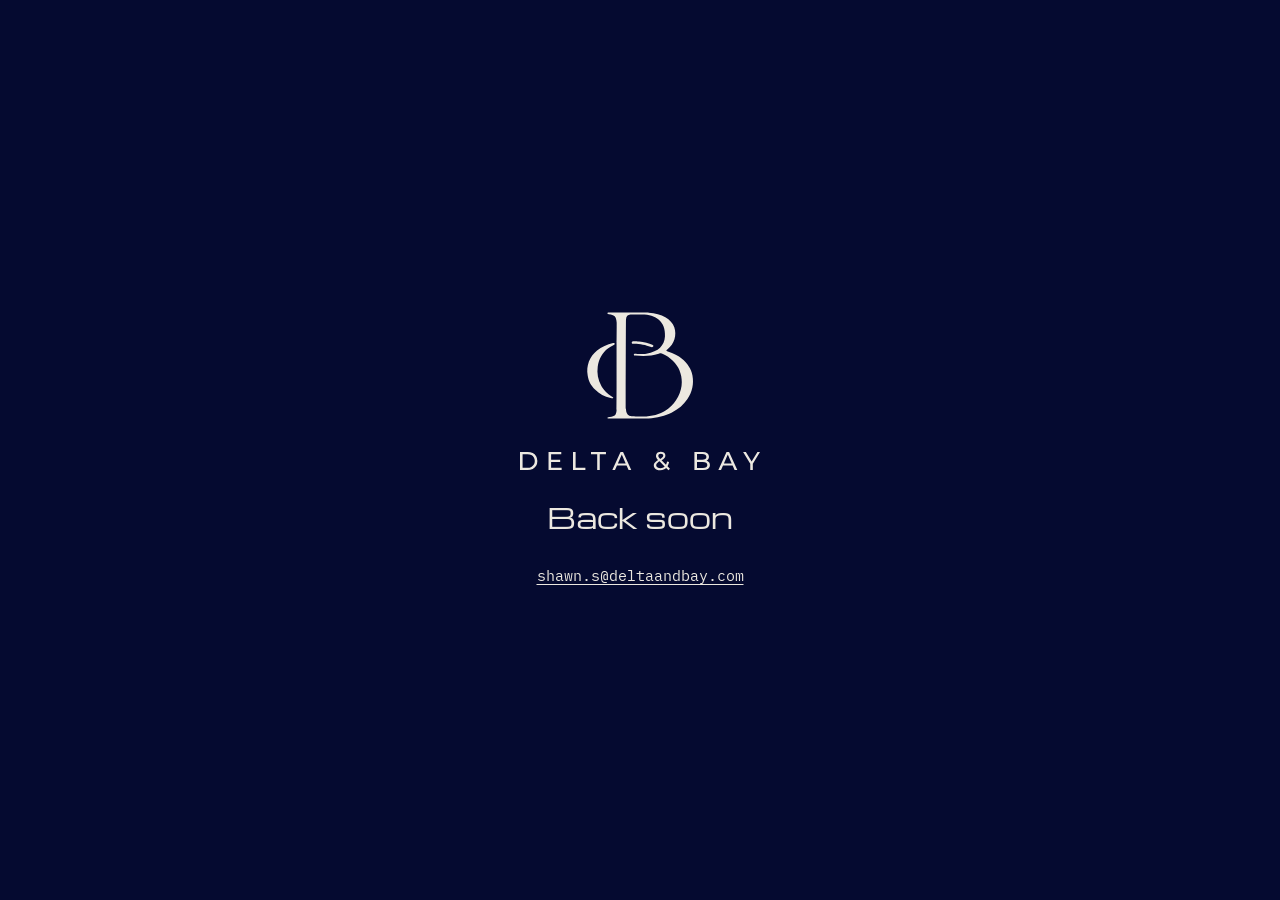
<file: holding/index.html>
<!doctype html>
<html lang="en"><head><meta charset="utf-8"><meta name="viewport" content="width=device-width,initial-scale=1,viewport-fit=cover"><meta name="theme-color" content="#050A30"><meta name="robots" content="noindex"><title>Delta &amp; Bay</title><meta name="description" content="Delta &amp; Bay. Back soon."><link rel="icon" href="/favicon.ico?v=3" sizes="16x16 32x32 48x48"><link rel="icon" href="/favicon.svg?v=3" type="image/svg+xml"><link rel="apple-touch-icon" href="/apple-touch-icon.png?v=3"><link rel="preconnect" href="https://fonts.googleapis.com"><link rel="preconnect" href="https://fonts.gstatic.com" crossorigin><link href="https://fonts.googleapis.com/css2?family=IBM+Plex+Mono:wght@400&family=Michroma&display=swap" rel="stylesheet">
<style>
*{box-sizing:border-box}
html,body{margin:0;height:100%}
body{min-height:100dvh;display:flex;flex-direction:column;align-items:center;justify-content:center;gap:28px;padding:32px 24px;background:#050A30;color:#ECE8E0;text-align:center;font:400 15px/1.6 'IBM Plex Mono',ui-monospace,monospace}
img{width:min(240px,62vw);height:auto;display:block}
h1{margin:0;font:400 clamp(20px,4vw,28px)/1.3 Michroma,sans-serif}
p{margin:0}
a{color:inherit;text-underline-offset:3px}
</style></head>
<body>
<img src="/images/deltaandbay_lockup_spaced_ivory.svg" alt="Delta &amp; Bay">
<h1>Back soon</h1>
<p><a href="mailto:shawn.s@deltaandbay.com">shawn.s@deltaandbay.com</a></p>
</body></html>
</file>
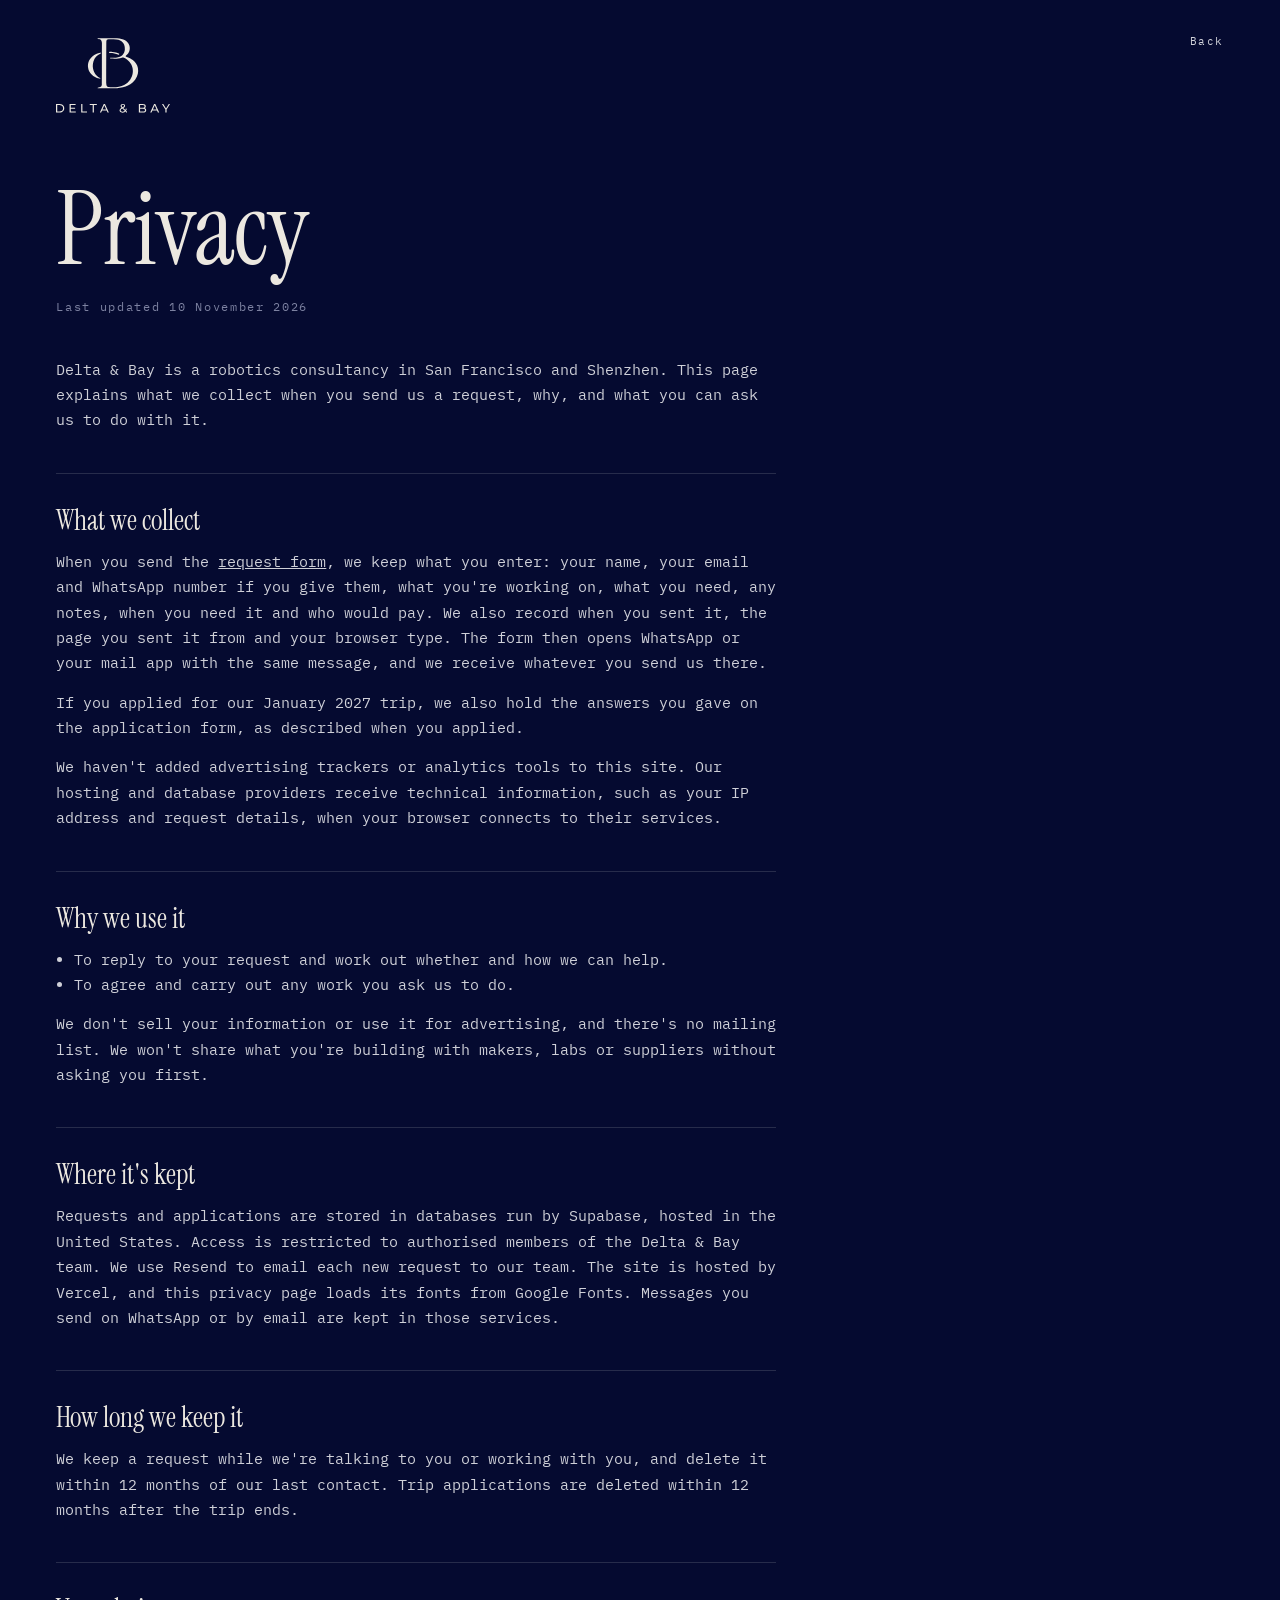
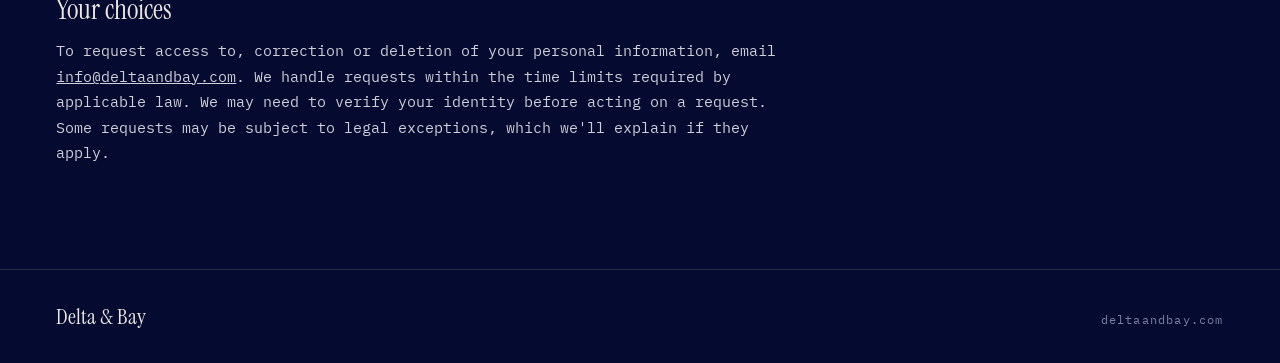
<file: privacy/index.html>
<!DOCTYPE html>
<html lang="en"><head><meta charset="utf-8"><meta name="viewport" content="width=device-width,initial-scale=1,viewport-fit=cover"><meta name="theme-color" content="#050A30"><title>Privacy · Delta &amp; Bay</title><meta name="description" content="How Delta &amp; Bay handles the information you share with us."><meta property="og:type" content="website"><meta property="og:site_name" content="Delta &amp; Bay"><meta property="og:title" content="Privacy · Delta &amp; Bay"><meta property="og:description" content="How Delta &amp; Bay handles the information you share with us."><meta property="og:url" content="https://deltaandbay.com/privacy/"><meta property="og:image" content="https://deltaandbay.com/images/deltaandbay_og.png?v=2"><meta property="og:image:width" content="2400"><meta property="og:image:height" content="1260"><meta property="og:image:alt" content="Delta &amp; Bay monogram"><meta name="twitter:card" content="summary_large_image"><meta name="twitter:image" content="https://deltaandbay.com/images/deltaandbay_og.png?v=2"><link rel="canonical" href="https://deltaandbay.com/privacy/"><link rel="icon" href="/favicon.ico" sizes="32x32"><link rel="apple-touch-icon" href="/apple-touch-icon.png"><link rel="preconnect" href="https://fonts.googleapis.com"><link rel="preconnect" href="https://fonts.gstatic.com" crossorigin><link href="https://fonts.googleapis.com/css2?family=Instrument+Serif:ital@0;1&family=IBM+Plex+Mono:wght@400;500&display=swap" rel="stylesheet">
<style>
:root{--bg:#050A30;--text:#ECE8E0;--sub:#cfd0d8;--muted:#a6a9bd;--dim:#7d82a1;--line:rgba(236,232,224,.15);--accent:#6f8fff;--pad:clamp(20px,4.4vw,72px)}
*{box-sizing:border-box}
html,body{margin:0;background:var(--bg);color:var(--text);-webkit-font-smoothing:antialiased;font-family:'IBM Plex Mono',monospace}
a{color:inherit}
header{display:flex;justify-content:space-between;align-items:center;padding:max(36px,env(safe-area-inset-top)) var(--pad) 0}
.mark{display:block;height:44px}.mark img{display:block;height:100%;width:auto}
.back{font-size:clamp(10px,.86vw,13px);letter-spacing:.14em;color:var(--sub);text-decoration:none}
main{padding:clamp(40px,8vh,96px) var(--pad) clamp(48px,10vh,120px);max-width:calc(720px + 2*var(--pad))}
h1{font-family:'Instrument Serif',serif;font-weight:400;font-size:clamp(52px,8vw,112px);line-height:.92;letter-spacing:-.01em;margin:0 0 18px}
.updated{font-size:12px;letter-spacing:.14em;color:var(--dim);margin:0 0 40px}
h2{font-family:'Instrument Serif',serif;font-weight:400;font-size:clamp(24px,2.2vw,30px);margin:40px 0 10px;padding-top:28px;border-top:1px solid var(--line)}
p,li{font-size:14.5px;line-height:1.75;color:var(--sub)}
p{margin:0 0 14px}
ul{margin:0 0 14px;padding-left:18px}
strong{font-weight:500;color:var(--text)}
footer{padding:32px var(--pad) max(32px,env(safe-area-inset-bottom));border-top:1px solid var(--line);display:flex;justify-content:space-between;align-items:baseline;gap:16px;font-size:12px;letter-spacing:.1em;color:var(--dim)}
footer .wm{font-family:'Instrument Serif',serif;font-size:22px;letter-spacing:0;color:var(--text)}
/* Match the logo top to the visible navigation text, with a full tap target. */
header{align-items:flex-start}header .mark{position:relative;top:2px}header .back{display:flex;align-items:flex-start;min-height:44px;line-height:1}
</style><link rel="stylesheet" href="/site-header.css?v=20261020">
</head>
<body>
<header><a class="mark" href="../" aria-label="Delta &amp; Bay home"><img src="../images/deltaandbay_lockup_spaced_ivory.svg" alt="Delta &amp; Bay" width="3440" height="2280"></a><a class="back" href="../">Back</a></header>
<main>
<h1>Privacy</h1>
<p class="updated">Last updated 10 November 2026</p>

<p>Delta &amp; Bay is a robotics consultancy in San Francisco and Shenzhen. This page explains what we collect when you send us a request, why, and what you can ask us to do with it.</p>

<h2>What we collect</h2>
<p>When you send the <a href="/request">request form</a>, we keep what you enter: your name, your email and WhatsApp number if you give them, what you're working on, what you need, any notes, when you need it and who would pay. We also record when you sent it, the page you sent it from and your browser type. The form then opens WhatsApp or your mail app with the same message, and we receive whatever you send us there.</p>
<p>If you applied for our January 2027 trip, we also hold the answers you gave on the application form, as described when you applied.</p>
<p>We haven't added advertising trackers or analytics tools to this site. Our hosting and database providers receive technical information, such as your IP address and request details, when your browser connects to their services.</p>

<h2>Why we use it</h2>
<ul>
<li>To reply to your request and work out whether and how we can help.</li>
<li>To agree and carry out any work you ask us to do.</li>
</ul>
<p>We don't sell your information or use it for advertising, and there's no mailing list. We won't share what you're building with makers, labs or suppliers without asking you first.</p>

<h2>Where it's kept</h2>
<p>Requests and applications are stored in databases run by Supabase, hosted in the United States. Access is restricted to authorised members of the Delta &amp; Bay team. We use Resend to email each new request to our team. The site is hosted by Vercel, and this privacy page loads its fonts from Google Fonts. Messages you send on WhatsApp or by email are kept in those services.</p>

<h2>How long we keep it</h2>
<p>We keep a request while we're talking to you or working with you, and delete it within 12 months of our last contact. Trip applications are deleted within 12 months after the trip ends.</p>

<h2>Your choices</h2>
<p>To request access to, correction or deletion of your personal information, email <a href="mailto:info@deltaandbay.com">info@deltaandbay.com</a>. We handle requests within the time limits required by applicable law. We may need to verify your identity before acting on a request. Some requests may be subject to legal exceptions, which we'll explain if they apply.</p>
</main>
<footer><span class="wm">Delta &amp; Bay</span><a href="../" style="text-decoration:none">deltaandbay.com</a></footer>
</body></html>
</file>
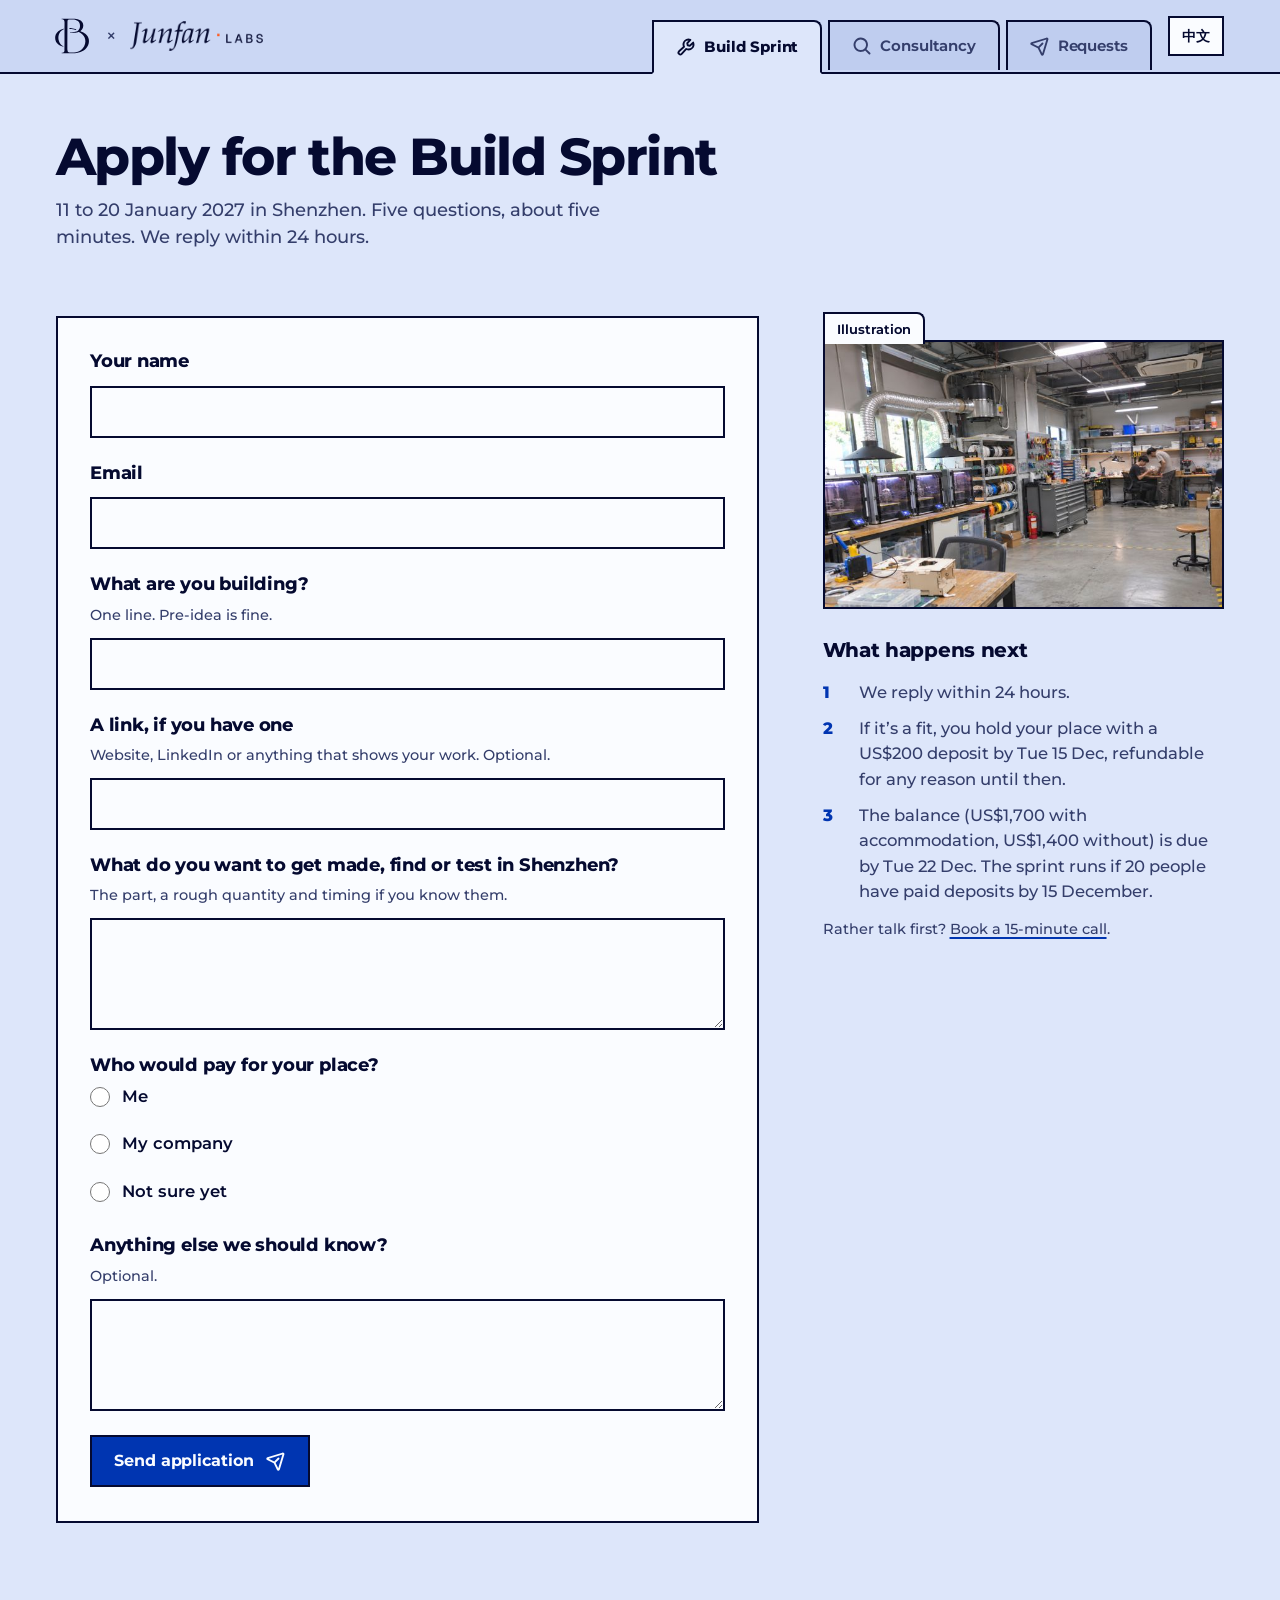
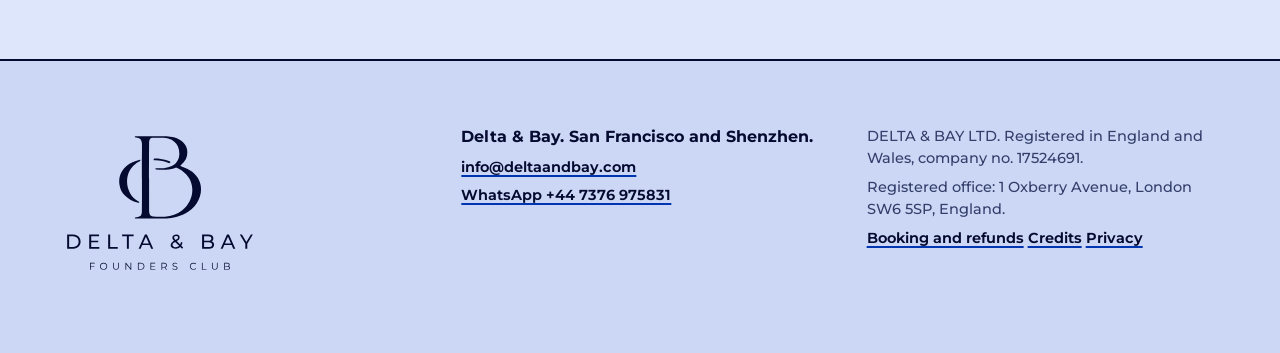
<file: apply.html>
<!doctype html>
<html lang="en-GB" class="no-js">
<head>
<meta charset="utf-8">
<meta name="viewport" content="width=device-width, initial-scale=1, viewport-fit=cover">
<title>Apply for the Build Sprint | Delta &amp; Bay</title>
<meta name="description" content="Apply for the Build Sprint in Shenzhen, 11 to 20 January 2027. Five questions, about five minutes.">
<meta name="theme-color" content="#cbd7f4">
<link rel="icon" href="../shared/logo/delta-and-bay-monogram.svg" type="image/svg+xml">
<meta property="og:type" content="website">
<meta property="og:site_name" content="Delta &amp; Bay">
<meta property="og:title" content="Build Sprint in Shenzhen | Delta &amp; Bay">
<meta property="og:description" content="10 intensive days in Shenzhen for hardware and robotics founders, 11 to 20 January 2027.">
<meta property="og:image" content="https://deltaandbay.com/img/share-1200x630.jpg">
<meta property="og:image:width" content="1200">
<meta property="og:image:height" content="630">
<meta name="twitter:card" content="summary_large_image">
<link rel="preload" href="../shared/fonts/montserrat-latin-wght-normal.woff2" as="font" type="font/woff2" crossorigin>
<link rel="stylesheet" href="css/booklet.css">
<link rel="stylesheet" href="css/sprint.css">
<script>document.documentElement.className='js';</script>
<script src="js/i18n-zh.js"></script>
<script src="js/i18n.js"></script>
<script src="js/turn.js"></script>
<script src="js/booklet.js" defer></script>
<script src="js/apply.js" defer></script>
</head>
<body>
<a class="skip" href="#main">Skip to content</a>

<header class="edge">
  <div class="wrap edge-in">
    <a class="edge-logo edge-logo--duo" href="/" aria-label="Delta &amp; Bay Founders Club with Junfan Labs, home"><img src="../shared/logo/delta-and-bay-monogram-prussian-transparent.svg" alt="" width="40" height="39"><span class="edge-x" aria-hidden="true">×</span><img class="edge-partner" src="img/partners/junfan-labs-prussian.png" alt="" width="636" height="144"></a>
    <nav class="tabs" aria-label="Main">
      <a class="tab" href="/" aria-current="page"><svg class="ico" aria-hidden="true"><use href="icons/sprite.svg#wrench"/></svg><span>Build Sprint</span></a>
      <a class="tab" href="/consultancy"><svg class="ico" aria-hidden="true"><use href="icons/sprite.svg#magnifying-glass"/></svg><span>Consultancy</span></a>
      <a class="tab" href="/request"><svg class="ico" aria-hidden="true"><use href="icons/sprite.svg#paper-plane-tilt"/></svg><span>Requests</span></a>
    </nav>
  </div>
</header>

<main id="main">

  <section class="wrap spread apply" aria-labelledby="h-apply">
    <div class="apply-head">
      <h1 id="h-apply">Apply for the Build Sprint</h1>
      <p>11 to 20 January 2027 in Shenzhen. Five questions, about five minutes. We reply within 24 hours.</p>
    </div>
    <div>
      <div class="err-summary" id="a-summary" tabindex="-1" hidden><p><svg class="ico" aria-hidden="true"><use href="icons/sprite.svg#x"/></svg>A few things to fix</p><ul></ul></div>
      <form class="apply-form" id="apply-form" novalidate>
        <div class="field">
          <label class="flabel" for="a-name">Your name</label>
          <input class="inp" id="a-name" name="name" autocomplete="name" required>
          <p class="err" id="a-name-err" hidden><svg class="ico" aria-hidden="true"><use href="icons/sprite.svg#x"/></svg><span></span></p>
        </div>
        <div class="field">
          <label class="flabel" for="a-email">Email</label>
          <input class="inp" id="a-email" name="email" type="email" autocomplete="email" inputmode="email" required>
          <p class="err" id="a-email-err" hidden><svg class="ico" aria-hidden="true"><use href="icons/sprite.svg#x"/></svg><span></span></p>
        </div>
        <div class="field">
          <label class="flabel" for="a-building">What are you building?</label>
          <p class="help" id="a-building-help">One line. Pre-idea is fine.</p>
          <input class="inp" id="a-building" name="building" aria-describedby="a-building-help" required>
          <p class="err" id="a-building-err" hidden><svg class="ico" aria-hidden="true"><use href="icons/sprite.svg#x"/></svg><span></span></p>
        </div>
        <div class="field">
          <label class="flabel" for="a-link">A link, if you have one</label>
          <p class="help" id="a-link-help">Website, LinkedIn or anything that shows your work. Optional.</p>
          <input class="inp" id="a-link" name="link" type="url" inputmode="url" aria-describedby="a-link-help">
        </div>
        <div class="field">
          <label class="flabel" for="a-want">What do you want to get made, find or test in Shenzhen?</label>
          <p class="help" id="a-want-help">The part, a rough quantity and timing if you know them.</p>
          <textarea class="inp" id="a-want" name="want" aria-describedby="a-want-help" required></textarea>
          <p class="err" id="a-want-err" hidden><svg class="ico" aria-hidden="true"><use href="icons/sprite.svg#x"/></svg><span></span></p>
        </div>
        <fieldset class="field">
          <legend>Who would pay for your place?</legend>
          <div class="payers">
            <label><input type="radio" name="payer" value="Me"> Me</label>
            <label><input type="radio" name="payer" value="My company"> My company</label>
            <label><input type="radio" name="payer" value="Not sure yet"> Not sure yet</label>
          </div>
          <p class="err" id="a-payer-err" hidden><svg class="ico" aria-hidden="true"><use href="icons/sprite.svg#x"/></svg><span>Choose who would pay.</span></p>
        </fieldset>
        <div class="field">
          <label class="flabel" for="a-more">Anything else we should know?</label>
          <p class="help" id="a-more-help">Optional.</p>
          <textarea class="inp" id="a-more" name="more" aria-describedby="a-more-help"></textarea>
        </div>
        <div class="btn-row">
          <button class="btn btn--new" id="a-send" type="submit">Send application<svg class="ico" aria-hidden="true"><use href="icons/sprite.svg#paper-plane-tilt"/></svg></button>
        </div>
      </form>
      <div class="apply-thanks" id="a-thanks" tabindex="-1" hidden>
        <h2>Thanks, <span id="a-thanks-name"></span>.</h2>
        <p>Your application is in. We reply within 24 hours, Shenzhen and San Francisco time, with a yes or one question back.</p>
        <p>Next comes a US$200 deposit link if it’s a fit. Any stage is welcome, as long as you have something to build by January.</p>
        <p>Once we’ve confirmed your place, we’ll send you a detailed booking form for your personal details, so we can arrange your accommodation.</p>
        <div class="thanks-call">
          <p><b>Optional:</b> want to talk it through first? Book 15 minutes with Shawn. You don’t need a call to get a place.</p>
          <div class="btn-row">
            <a class="btn btn--line" href="https://calendly.com/syiqing1/new-meeting" target="_blank" rel="noopener"><svg class="ico" aria-hidden="true"><use href="icons/sprite.svg#calendar-blank" /></svg>Book a call (optional)</a>
          </div>
        </div>
        <p><a href="/booking">Booking and refunds</a></p>
      </div>
      <div class="apply-thanks" id="a-failed" tabindex="-1" hidden>
        <h2>That didn’t send.</h2>
        <p>Something went wrong on our side. Send the same answers by WhatsApp or email instead; they’re already filled in.</p>
        <div class="btn-row">
          <a class="btn btn--new" id="a-fail-wa" href="https://wa.me/447376975831" target="_blank" rel="noopener"><svg class="ico" aria-hidden="true"><use href="icons/sprite.svg#whatsapp"/></svg>Send by WhatsApp</a>
          <a class="btn btn--line" id="a-fail-em" href="mailto:info@deltaandbay.com"><svg class="ico" aria-hidden="true"><use href="icons/sprite.svg#envelope-simple"/></svg>Send by email</a>
        </div>
      </div>
    </div>
    <aside class="apply-side" aria-labelledby="h-next">
      <figure class="callout apply-fig"><figcaption class="callout-tab">Illustration</figcaption><div class="apply-photo"><img src="img/gen-workshop-640.jpg" width="640" height="427" loading="lazy" alt="Illustration of a maker workshop with 3D printers and tools."></div></figure>
      <h2 id="h-next">What happens next</h2>
      <ol>
        <li>We reply within 24 hours.</li>
        <li>If it’s a fit, you hold your place with a US$200 deposit by Tue 15 Dec, refundable for any reason until then.</li>
        <li>The balance (US$1,700 with accommodation, US$1,400 without) is due by Tue 22 Dec. The sprint runs if 20 people have paid deposits by 15 December.</li>
      </ol>
      <p class="help">Rather talk first? <a href="https://calendly.com/syiqing1/new-meeting" target="_blank" rel="noopener">Book a 15-minute call</a>.</p>
    </aside>
  </section>

</main>

<footer class="back">
  <div class="wrap back-in">
    <img class="back-logo" src="../shared/logo/delta-and-bay-logo-prussian-transparent.svg" alt="Delta &amp; Bay Founders Club" width="208" height="156" loading="lazy">
    <div>
      <p class="back-line">Delta &amp; Bay. San Francisco and Shenzhen.</p>
      <p><a href="mailto:info@deltaandbay.com">info@deltaandbay.com</a></p>
      <p><a href="https://wa.me/447376975831" target="_blank" rel="noopener">WhatsApp +44 7376 975831</a></p>
    </div>
    <div>
      <p>DELTA &amp; BAY LTD. Registered in England and Wales, company no. 17524691.</p>
      <p>Registered office: 1 Oxberry Avenue, London SW6 5SP, England.</p>
      <p><a href="/booking">Booking and refunds</a> <a href="/credits">Credits</a> <a href="privacy/">Privacy</a></p>
    </div>
  </div>
</footer>
</body>
</html>
</file>
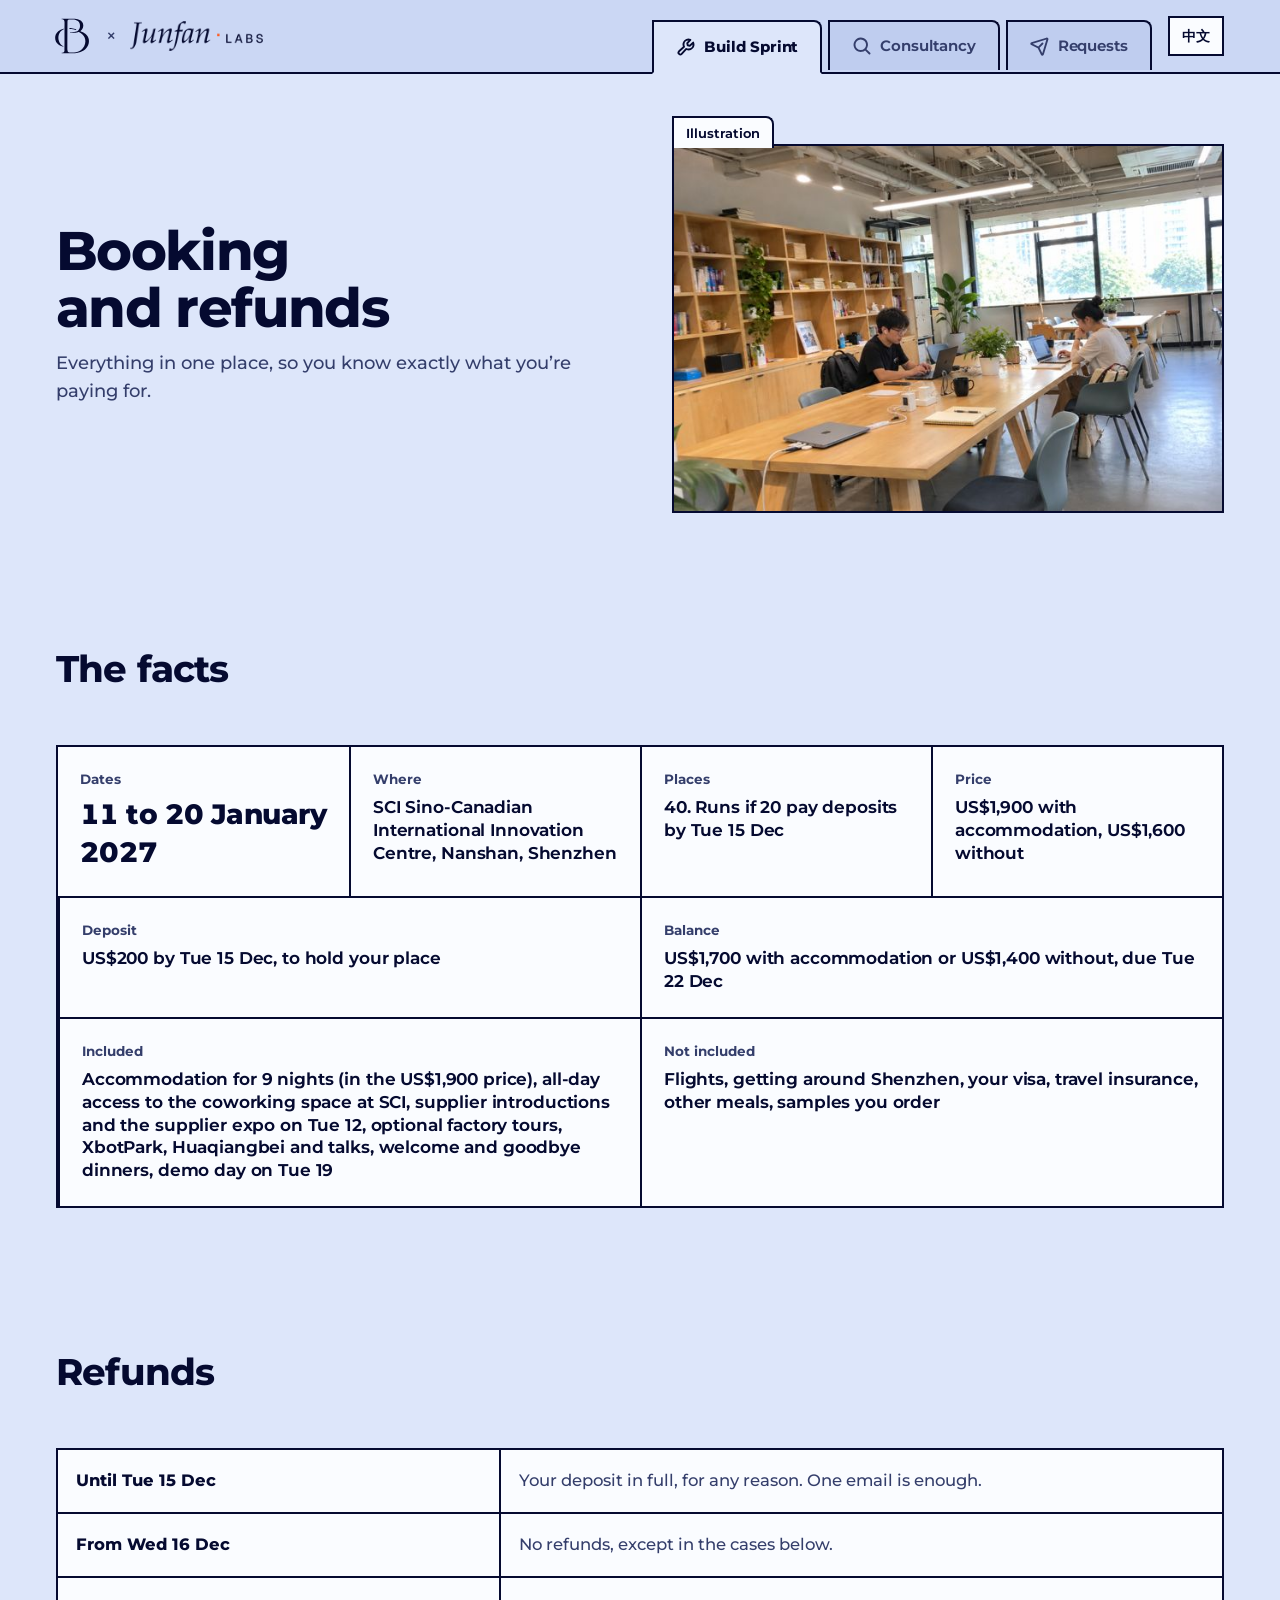
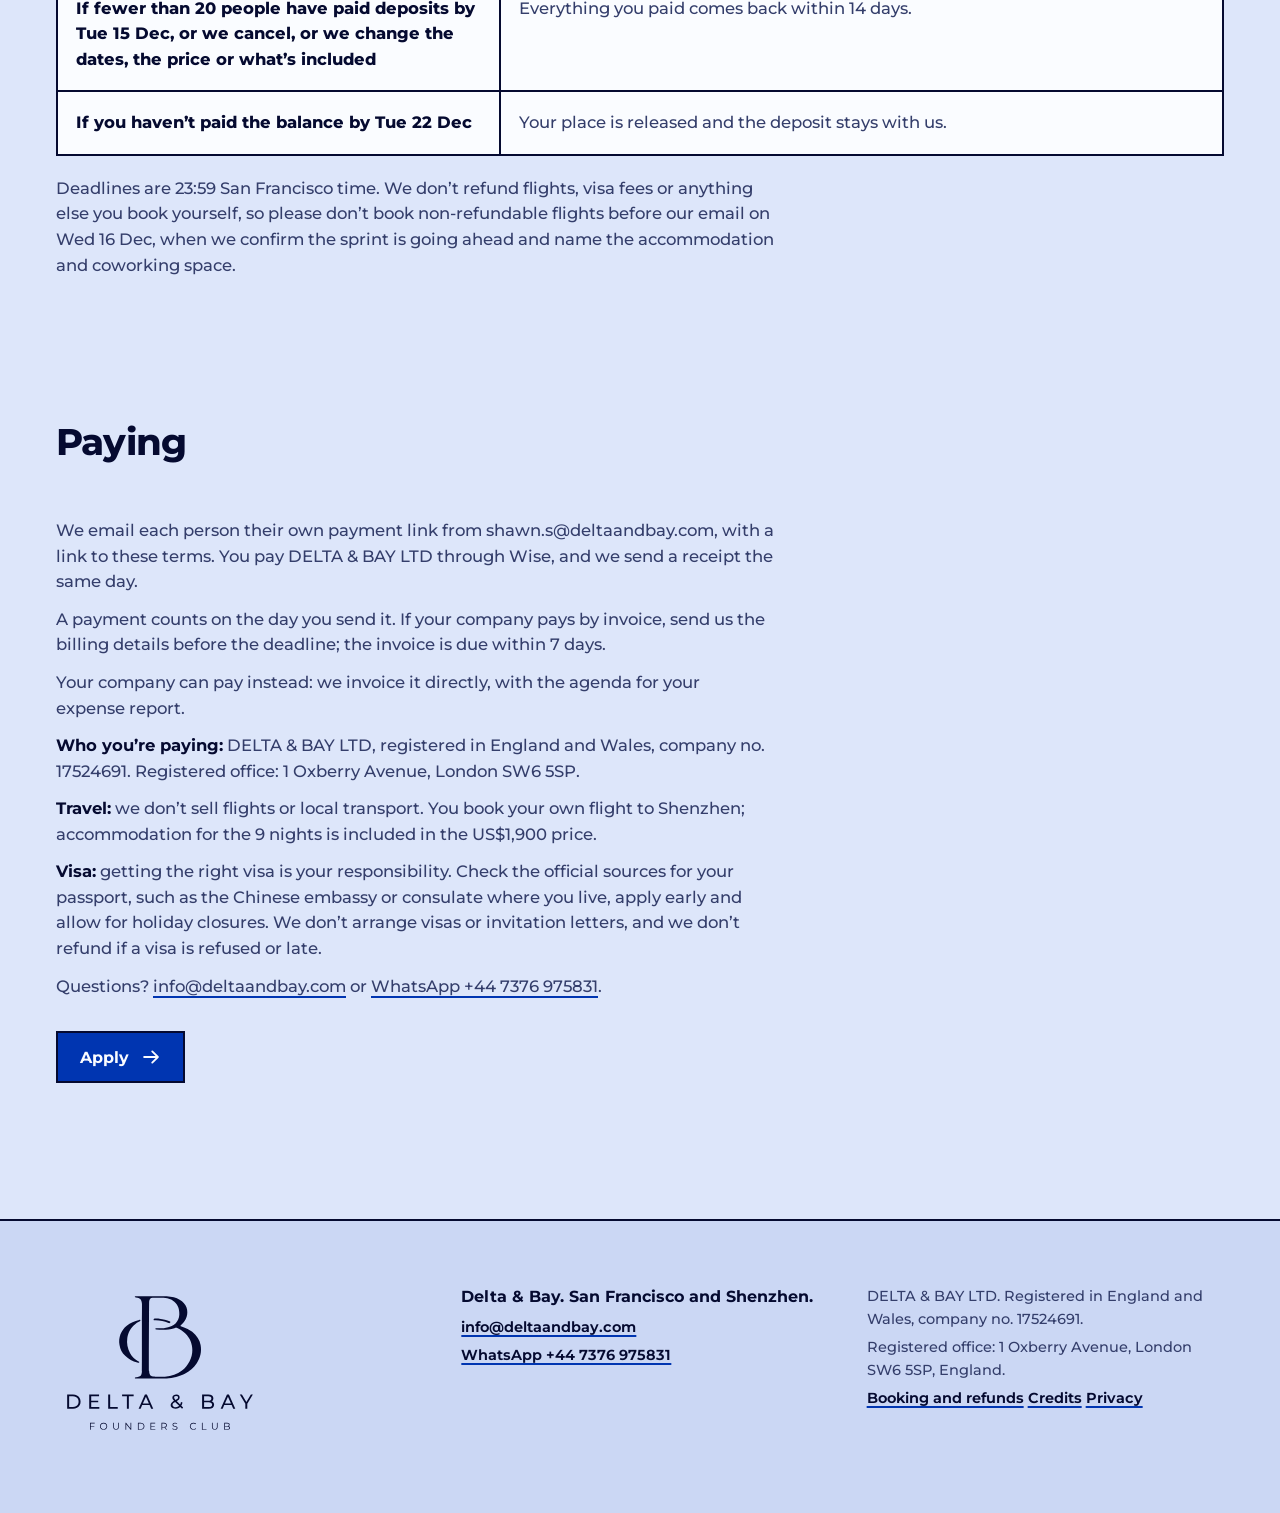
<file: booking.html>
<!doctype html>
<html lang="en-GB" class="no-js">
<head>
<meta charset="utf-8">
<meta name="viewport" content="width=device-width, initial-scale=1, viewport-fit=cover">
<title>Booking and refunds | Delta &amp; Bay</title>
<meta name="description" content="Dates, price, deposit and refunds for the Build Sprint in Shenzhen, 11 to 20 January 2027.">
<meta name="theme-color" content="#cbd7f4">
<link rel="icon" href="../shared/logo/delta-and-bay-monogram.svg" type="image/svg+xml">
<meta property="og:type" content="website">
<meta property="og:site_name" content="Delta &amp; Bay">
<meta property="og:title" content="Build Sprint in Shenzhen | Delta &amp; Bay">
<meta property="og:description" content="10 intensive days in Shenzhen for hardware and robotics founders, 11 to 20 January 2027.">
<meta property="og:image" content="https://deltaandbay.com/img/share-1200x630.jpg">
<meta property="og:image:width" content="1200">
<meta property="og:image:height" content="630">
<meta name="twitter:card" content="summary_large_image">
<link rel="preload" href="../shared/fonts/montserrat-latin-wght-normal.woff2" as="font" type="font/woff2" crossorigin>
<link rel="stylesheet" href="css/booklet.css">
<link rel="stylesheet" href="css/sprint.css">
<script>document.documentElement.className='js';</script>
<script src="js/i18n-zh.js"></script>
<script src="js/i18n.js"></script>
<script src="js/turn.js"></script>
<script src="js/booklet.js" defer></script>
</head>
<body>
<a class="skip" href="#main">Skip to content</a>

<header class="edge">
  <div class="wrap edge-in">
    <a class="edge-logo edge-logo--duo" href="/" aria-label="Delta &amp; Bay Founders Club with Junfan Labs, home"><img src="../shared/logo/delta-and-bay-monogram-prussian-transparent.svg" alt="" width="40" height="39"><span class="edge-x" aria-hidden="true">×</span><img class="edge-partner" src="img/partners/junfan-labs-prussian.png" alt="" width="636" height="144"></a>
    <nav class="tabs" aria-label="Main">
      <a class="tab" href="/" aria-current="page"><svg class="ico" aria-hidden="true"><use href="icons/sprite.svg#wrench"/></svg><span>Build Sprint</span></a>
      <a class="tab" href="/consultancy"><svg class="ico" aria-hidden="true"><use href="icons/sprite.svg#magnifying-glass"/></svg><span>Consultancy</span></a>
      <a class="tab" href="/request"><svg class="ico" aria-hidden="true"><use href="icons/sprite.svg#paper-plane-tilt"/></svg><span>Requests</span></a>
    </nav>
  </div>
</header>

<main id="main">

  <section class="wrap book-hero" aria-labelledby="h-book">
    <h1 id="h-book">Booking and refunds</h1>
    <p>Everything in one place, so you know exactly what you’re paying for.</p>
    <figure class="callout book-fig"><figcaption class="callout-tab">Illustration</figcaption><div class="book-photo"><img src="img/gen-workspace-640.jpg" srcset="img/gen-workspace-640.jpg 640w, img/gen-workspace-1200.jpg 1200w" sizes="(min-width: 960px) 900px, calc(100vw - 36px)" width="640" height="427" alt="Illustration of founders at work in a shared workspace."></div></figure>
  </section>
  <section class="wrap spread" aria-labelledby="h-bfacts">
    <div class="sec-head"><h2 class="h2" id="h-bfacts">The facts</h2></div>
    <dl class="facts">
      <div class="fact fact--big"><dt>Dates</dt><dd>11 to 20 January 2027</dd></div>
      <div class="fact"><dt>Where</dt><dd>SCI Sino-Canadian International Innovation Centre, Nanshan, Shenzhen</dd></div>
      <div class="fact"><dt>Places</dt><dd>40. Runs if 20 pay deposits by Tue 15 Dec</dd></div>
      <div class="fact"><dt>Price</dt><dd>US$1,900 with accommodation, US$1,600 without</dd></div>
      <div class="fact fact--wide"><dt>Deposit</dt><dd>US$200 by Tue 15 Dec, to hold your place</dd></div>
      <div class="fact fact--wide"><dt>Balance</dt><dd>US$1,700 with accommodation or US$1,400 without, due Tue 22 Dec</dd></div>
      <div class="fact fact--wide"><dt>Included</dt><dd>Accommodation for 9 nights (in the US$1,900 price), all-day access to the coworking space at SCI, supplier introductions and the supplier expo on Tue 12, optional factory tours, XbotPark, Huaqiangbei and talks, welcome and goodbye dinners, demo day on Tue 19</dd></div>
      <div class="fact fact--wide"><dt>Not included</dt><dd>Flights, getting around Shenzhen, your visa, travel insurance, other meals, samples you order</dd></div>
    </dl>
  </section>
  <section class="wrap spread" aria-labelledby="h-refunds">
    <div class="sec-head"><h2 class="h2" id="h-refunds">Refunds</h2></div>
    <table class="refunds">
      <tbody>
        <tr><th scope="row">Until Tue 15 Dec</th><td>Your deposit in full, for any reason. One email is enough.</td></tr>
        <tr><th scope="row">From Wed 16 Dec</th><td>No refunds, except in the cases below.</td></tr>
        <tr><th scope="row">If fewer than 20 people have paid deposits by Tue 15 Dec, or we cancel, or we change the dates, the price or what’s included</th><td>Everything you paid comes back within 14 days.</td></tr>
        <tr><th scope="row">If you haven’t paid the balance by Tue 22 Dec</th><td>Your place is released and the deposit stays with us.</td></tr>
      </tbody>
    </table>
    <div class="book-text" style="margin-top:20px">
      <p>Deadlines are 23:59 San Francisco time. We don’t refund flights, visa fees or anything else you book yourself, so please don’t book non-refundable flights before our email on Wed 16 Dec, when we confirm the sprint is going ahead and name the accommodation and coworking space.</p>
    </div>
  </section>
  <section class="wrap spread" aria-labelledby="h-pay">
    <div class="sec-head"><h2 class="h2" id="h-pay">Paying</h2></div>
    <div class="book-text">
      <p>We email each person their own payment link from shawn.s@deltaandbay.com, with a link to these terms. You pay DELTA &amp; BAY LTD through Wise, and we send a receipt the same day.</p>
      <p>A payment counts on the day you send it. If your company pays by invoice, send us the billing details before the deadline; the invoice is due within 7 days.</p>
      <p>Your company can pay instead: we invoice it directly, with the agenda for your expense report.</p>
      <p><b>Who you’re paying:</b> DELTA &amp; BAY LTD, registered in England and Wales, company no. 17524691. Registered office: 1 Oxberry Avenue, London SW6 5SP.</p>
      <p><b>Travel:</b> we don’t sell flights or local transport. You book your own flight to Shenzhen; accommodation for the 9 nights is included in the US$1,900 price.</p>
      <p><b>Visa:</b> getting the right visa is your responsibility. Check the official sources for your passport, such as the Chinese embassy or consulate where you live, apply early and allow for holiday closures. We don’t arrange visas or invitation letters, and we don’t refund if a visa is refused or late.</p>
      <p>Questions? <a href="mailto:info@deltaandbay.com">info@deltaandbay.com</a> or <a href="https://wa.me/447376975831" target="_blank" rel="noopener">WhatsApp +44 7376 975831</a>.</p>
    </div>
    <div class="btn-row" style="margin-top:32px"><a class="btn btn--new" href="/apply">Apply<svg class="ico" aria-hidden="true"><use href="icons/sprite.svg#arrow-right"/></svg></a></div>
  </section>

</main>

<footer class="back">
  <div class="wrap back-in">
    <img class="back-logo" src="../shared/logo/delta-and-bay-logo-prussian-transparent.svg" alt="Delta &amp; Bay Founders Club" width="208" height="156" loading="lazy">
    <div>
      <p class="back-line">Delta &amp; Bay. San Francisco and Shenzhen.</p>
      <p><a href="mailto:info@deltaandbay.com">info@deltaandbay.com</a></p>
      <p><a href="https://wa.me/447376975831" target="_blank" rel="noopener">WhatsApp +44 7376 975831</a></p>
    </div>
    <div>
      <p>DELTA &amp; BAY LTD. Registered in England and Wales, company no. 17524691.</p>
      <p>Registered office: 1 Oxberry Avenue, London SW6 5SP, England.</p>
      <p><a href="/booking">Booking and refunds</a> <a href="/credits">Credits</a> <a href="privacy/">Privacy</a></p>
    </div>
  </div>
</footer>
</body>
</html>
</file>
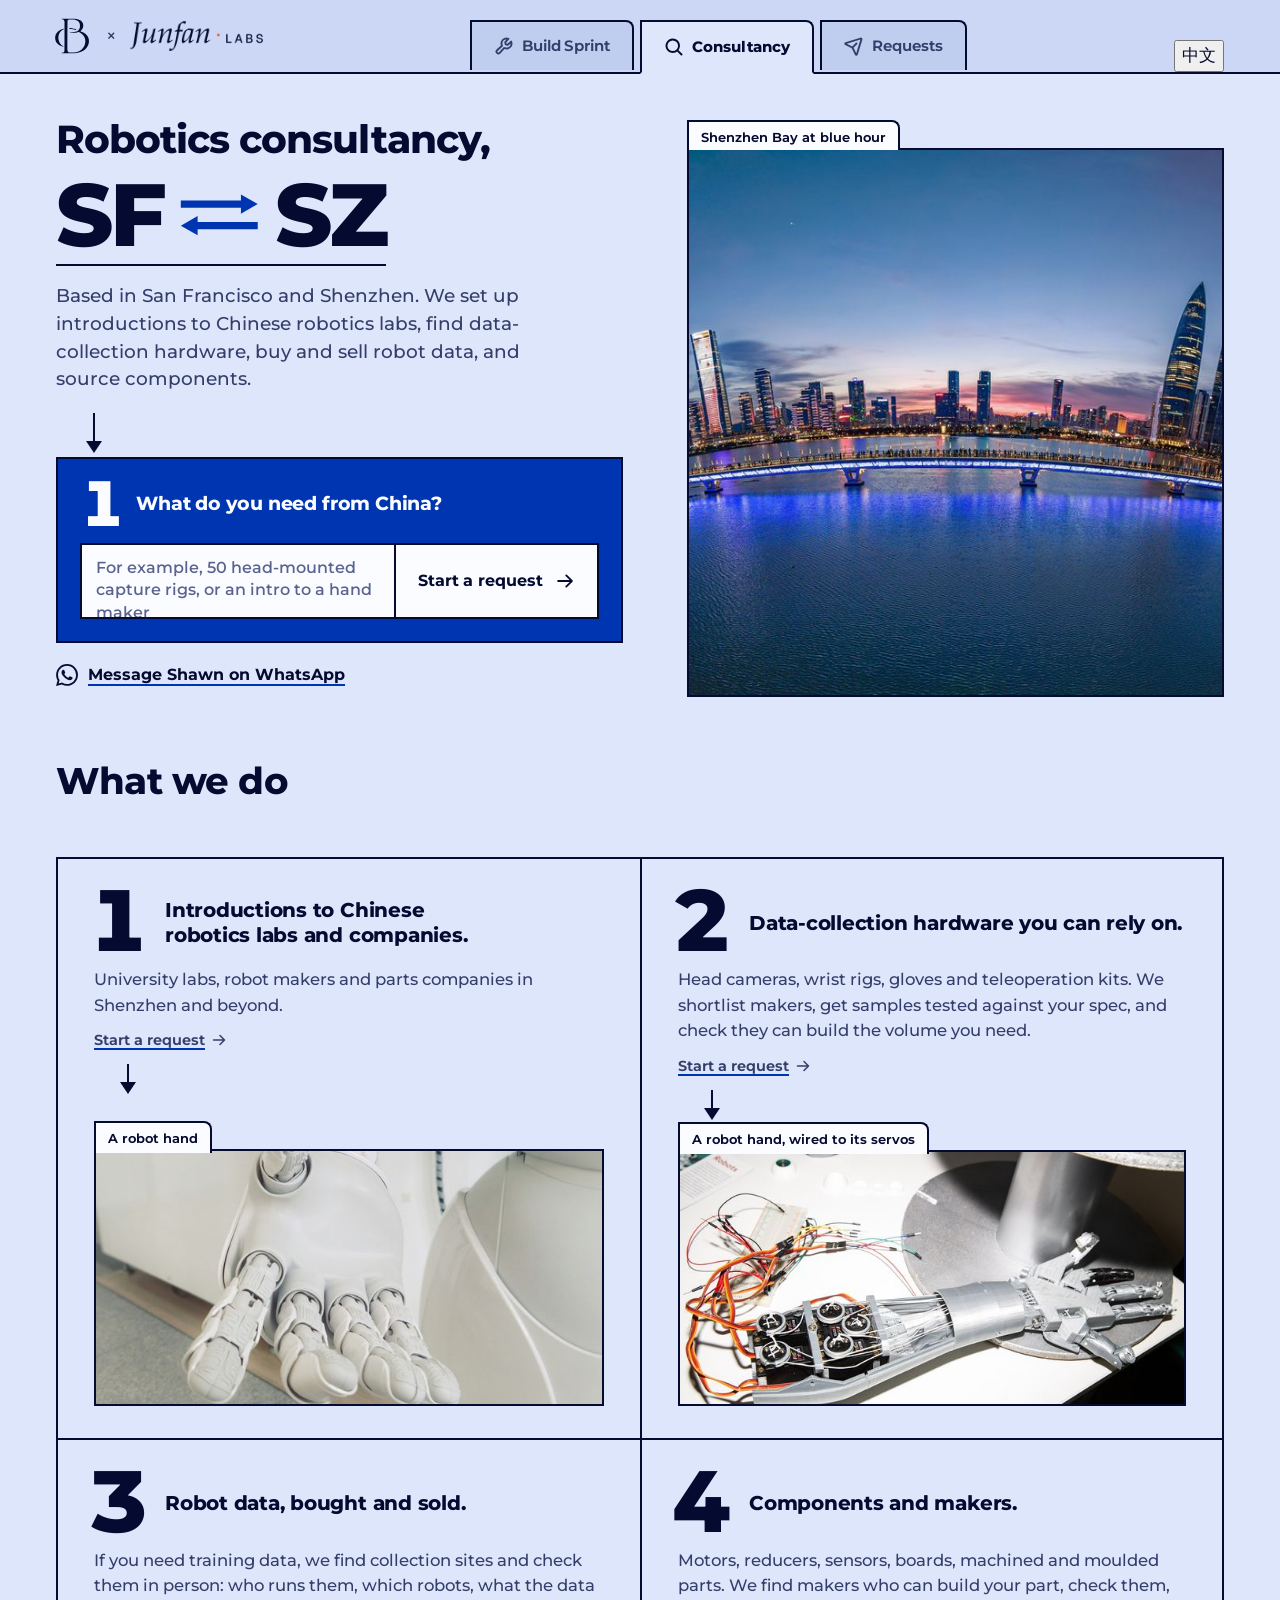
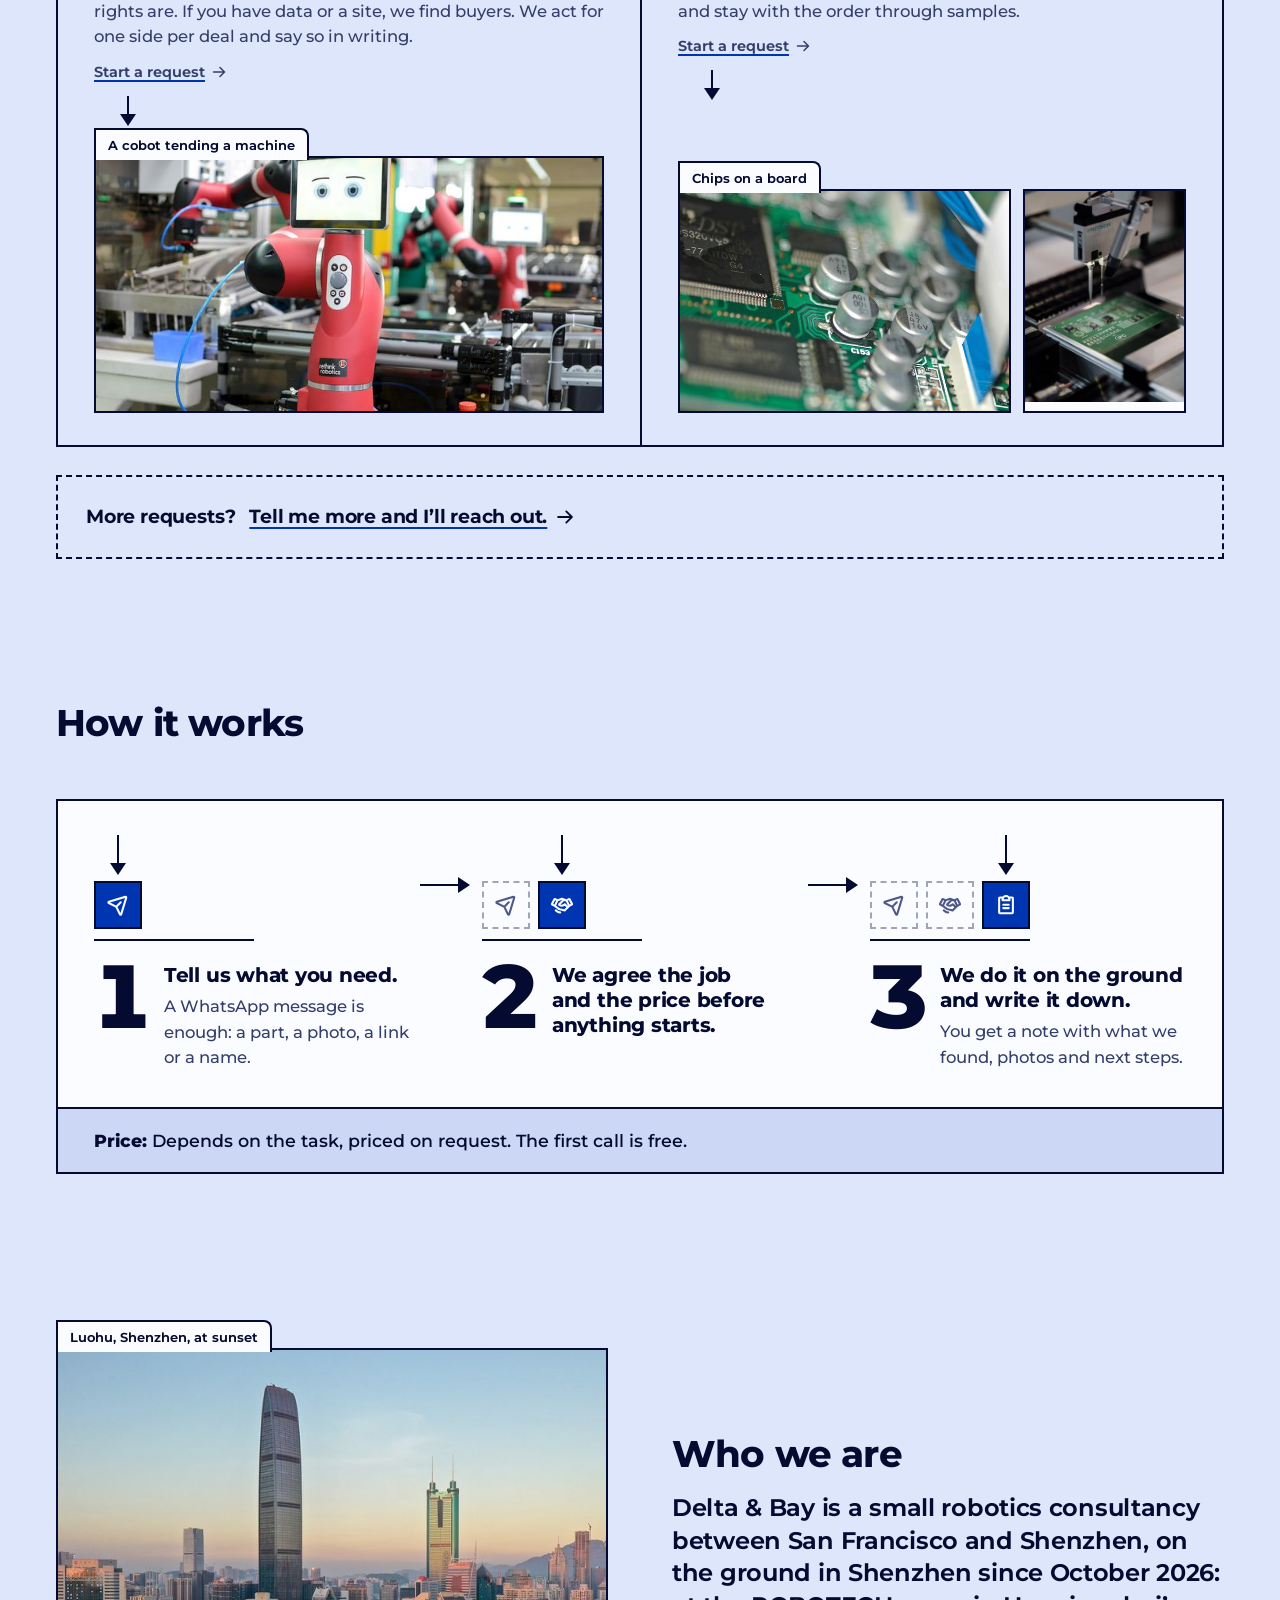
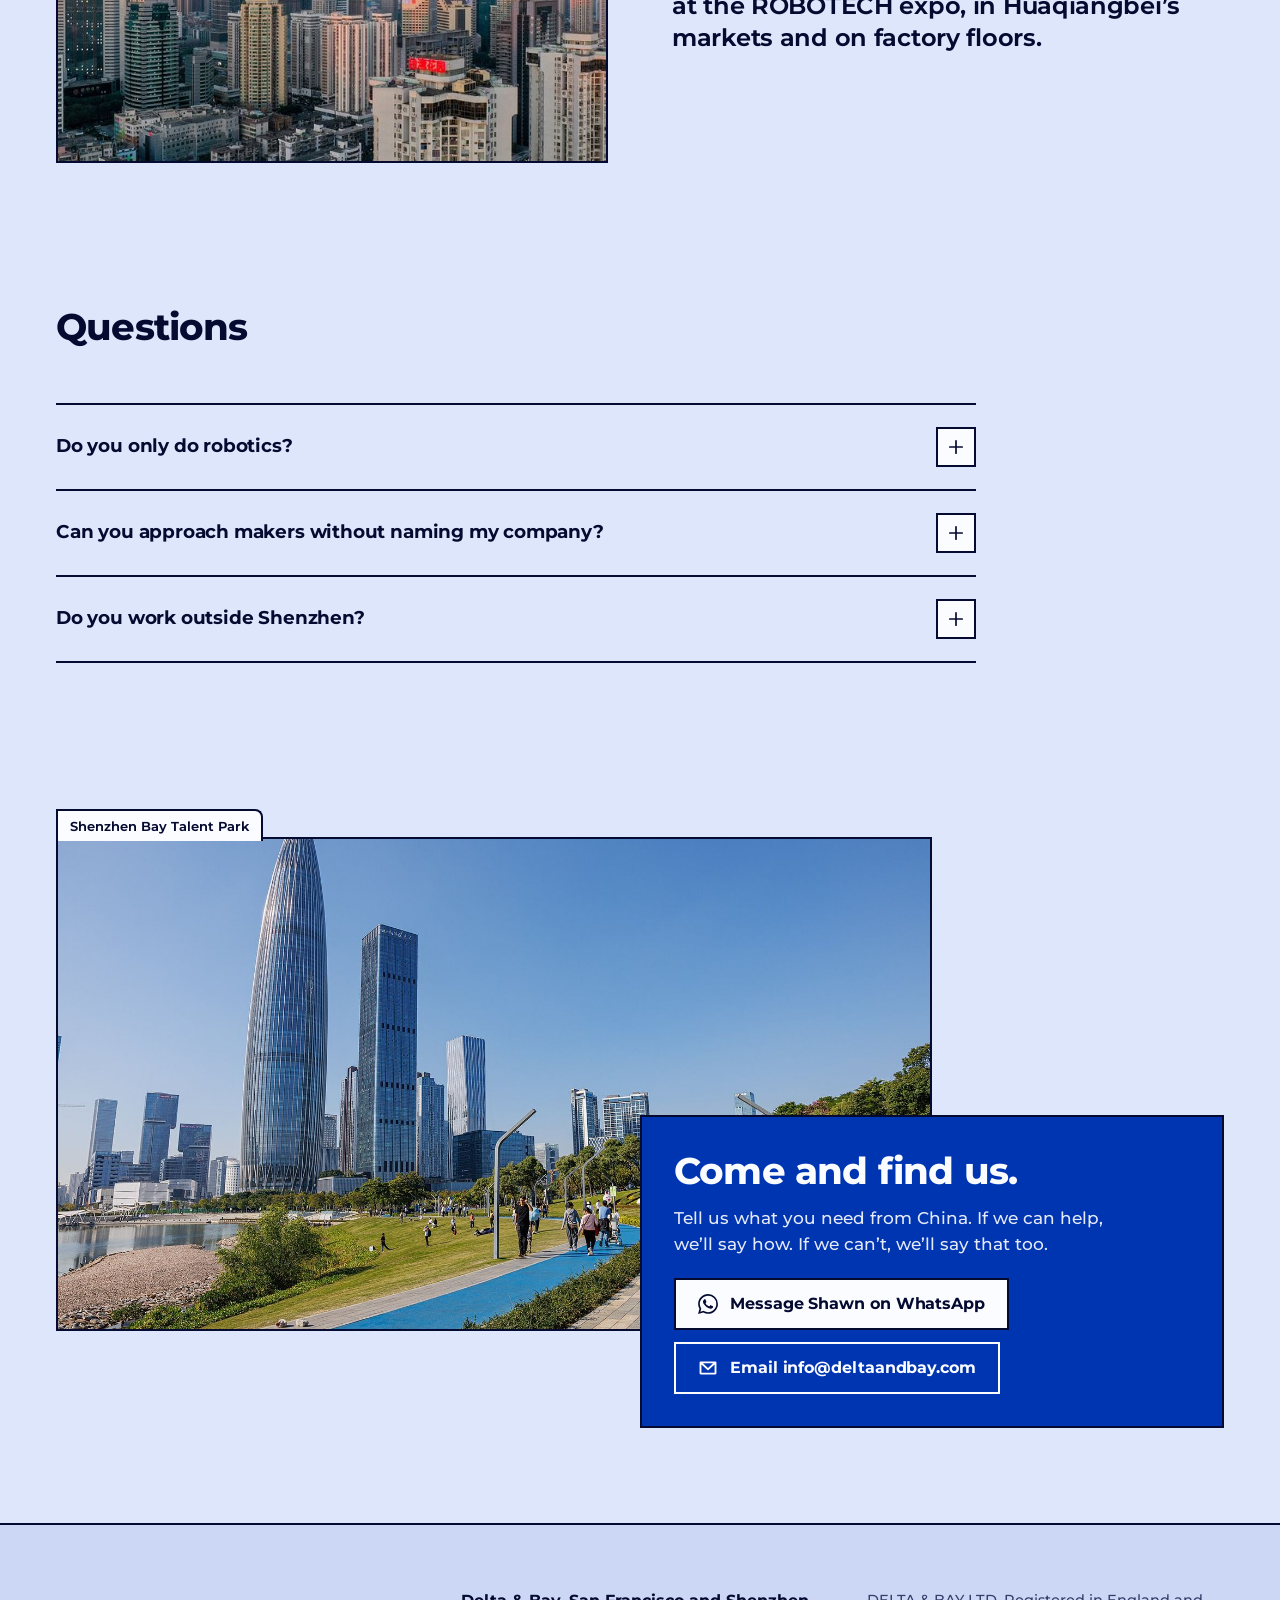
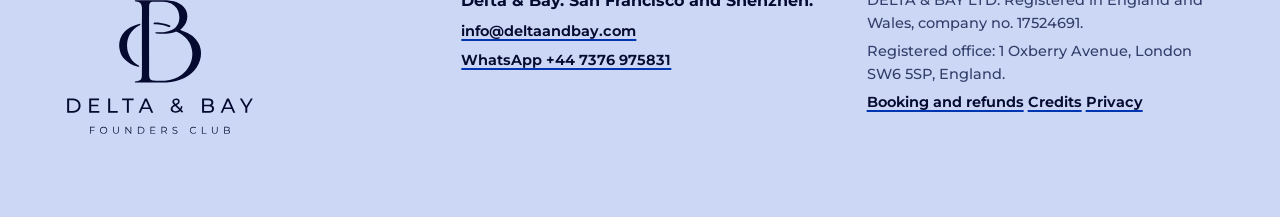
<file: consultancy.html>
<!doctype html>
<html lang="en-GB" class="no-js">
<head>
<meta charset="utf-8">
<meta name="viewport" content="width=device-width, initial-scale=1, viewport-fit=cover">
<title>Robotics consultancy, SF ⇄ SZ | Delta &amp; Bay</title>
<meta name="description" content="Based in San Francisco and Shenzhen. We set up introductions to Chinese robotics labs, find data-collection hardware, buy and sell robot data, and source components.">
<meta name="theme-color" content="#cbd7f4">
<link rel="icon" href="../shared/logo/delta-and-bay-monogram.svg" type="image/svg+xml">
<meta property="og:type" content="website">
<meta property="og:site_name" content="Delta &amp; Bay">
<meta property="og:title" content="Robotics consultancy, SF ⇄ SZ | Delta &amp; Bay">
<meta property="og:description" content="Based in San Francisco and Shenzhen. We set up introductions to Chinese robotics labs, find data-collection hardware, buy and sell robot data, and source components.">
<meta property="og:image" content="https://deltaandbay.com/img/share-1200x630.jpg">
<meta property="og:image:width" content="1200">
<meta property="og:image:height" content="630">
<meta name="twitter:card" content="summary_large_image">
<link rel="preload" href="../shared/fonts/montserrat-latin-wght-normal.woff2" as="font" type="font/woff2" crossorigin>
<link rel="preload" as="image" href="img/hero-bay-900.jpg" imagesrcset="img/hero-bay-900.jpg 900w, img/hero-bay-1600.jpg 1600w, img/hero-bay-2400.jpg 2400w" imagesizes="(min-width: 960px) 46vw, calc(100vw - 32px)" fetchpriority="high">
<link rel="stylesheet" href="css/booklet.css">
<script>document.documentElement.className='js';</script>
<script src="js/i18n-zh.js"></script>
<script src="js/i18n.js"></script>
<script src="js/turn.js"></script>
<script src="js/booklet.js" defer></script>
</head>
<body>
<a class="skip" href="#main">Skip to content</a>

<header class="edge">
  <div class="wrap edge-in">
    <a class="edge-logo edge-logo--duo" href="/" aria-label="Delta &amp; Bay Founders Club with Junfan Labs, home"><img src="../shared/logo/delta-and-bay-monogram-prussian-transparent.svg" alt="" width="40" height="39"><span class="edge-x" aria-hidden="true">×</span><img class="edge-partner" src="img/partners/junfan-labs-prussian.png" alt="" width="636" height="144"></a>
    <nav class="tabs" aria-label="Main">
      <a class="tab" href="/"><svg class="ico" aria-hidden="true"><use href="icons/sprite.svg#wrench"/></svg><span>Build Sprint</span></a>
      <a class="tab" href="/consultancy" aria-current="page"><svg class="ico" aria-hidden="true"><use href="icons/sprite.svg#magnifying-glass"/></svg><span>Consultancy</span></a>
      <a class="tab" href="/request"><svg class="ico" aria-hidden="true"><use href="icons/sprite.svg#paper-plane-tilt"/></svg><span>Requests</span></a>
    </nav>
  </div>
</header>

<main id="main">

  <!-- the opening spread -->
  <section class="wrap hero" aria-labelledby="h-hero" data-seat>
    <div class="hero-copy">
      <h1 id="h-hero" class="title">
        <span class="title-line">Robotics consultancy,</span>
        <span class="route"><span class="route-end">SF</span><span class="route-swap"><span class="vh">⇄</span><svg viewBox="0 0 72 48" aria-hidden="true" focusable="false"><path class="swap-shaft" d="M4 15H56"/><path class="swap-head" d="M54 7L68 15L54 23Z"/><path class="swap-shaft" d="M68 33H16"/><path class="swap-head" d="M18 25L4 33L18 41Z"/></svg></span><span class="route-end">SZ</span></span>
      </h1>
      <p class="hero-sub">Based in San Francisco and Shenzhen. We set up introductions to Chinese robotics labs, find data-collection hardware, buy and sell robot data, and source components.</p>
    </div>

    <figure class="callout hero-fig">
      <figcaption class="callout-tab">Shenzhen Bay at blue hour</figcaption>
      <div class="hero-photo"><img src="img/hero-bay-900.jpg" srcset="img/hero-bay-900.jpg 900w, img/hero-bay-1600.jpg 1600w, img/hero-bay-2400.jpg 2400w" sizes="(min-width: 960px) 46vw, calc(100vw - 32px)" width="900" height="600" fetchpriority="high" alt="Shenzhen Bay at blue hour: office towers along the waterfront and a long footbridge lit blue, reflected in the water."></div>
    </figure>

    <div class="hero-step">
      <div class="hero-piece">
        <span class="seat-outline" aria-hidden="true"></span>
        <div class="arw arw--down hero-arrow" aria-hidden="true"><span class="arw-shaft"></span><svg class="arw-head" viewBox="0 0 16 12"><path d="M0 0H16L8 12Z"/></svg></div>
        <form class="ask is-new on-new" action="request.html" method="get">
          <div class="ask-top">
            <span class="numeral" aria-hidden="true">1</span>
            <label for="ask-text">What do you need from China?</label>
          </div>
          <div class="ask-row">
            <textarea id="ask-text" name="text" rows="2" autocomplete="off" placeholder="For example, 50 head-mounted capture rigs, or an intro to a hand maker"></textarea>
            <button class="btn" type="submit">Start a request<svg class="ico" aria-hidden="true"><use href="icons/sprite.svg#arrow-right"/></svg></button>
          </div>
        </form>
      </div>
      <a class="wa-link" href="https://wa.me/447376975831" target="_blank" rel="noopener"><svg class="ico" aria-hidden="true"><use href="icons/sprite.svg#whatsapp"/></svg><span>Message Shawn on WhatsApp</span></a>
    </div>
  </section>

  <!-- what we do: four parts -->
  <section class="wrap spread" aria-labelledby="h-do">
    <div class="sec-head">
      <h2 class="h2" id="h-do">What we do</h2>
    </div>
    <ol class="frames frames--do">
      <li class="frame" data-seat>
        <span class="numeral" aria-hidden="true">1</span>
        <h3 class="frame-h">Introductions to Chinese robotics labs and companies.</h3>
        <p class="frame-body">University labs, robot makers and parts companies in Shenzhen and beyond.</p>
        <a class="go" href="/request?need=intro" aria-label="Start a request: introductions">Start a request<svg class="ico" aria-hidden="true"><use href="icons/sprite.svg#arrow-right"/></svg></a>
        <span class="arw arw--down frame-arrow" aria-hidden="true"><span class="arw-shaft"></span><svg class="arw-head" viewBox="0 0 16 12"><path d="M0 0H16L8 12Z"/></svg></span>
        <figure class="callout frame-callout is-new">
            <figcaption class="callout-tab">A robot hand</figcaption>
            <div class="frame-photo"><img src="img/svc-hand-640.jpg" srcset="img/svc-hand-640.jpg 640w, img/svc-hand-1200.jpg 1200w" sizes="(min-width: 1100px) 560px, calc(100vw - 72px)" width="640" height="427" loading="lazy" alt="A white robot hand resting palm up, its jointed fingers slightly curled."></div>
          </figure>
      </li>
      <li class="frame" data-seat>
        <span class="numeral" aria-hidden="true">2</span>
        <h3 class="frame-h">Data-collection hardware you can rely on.</h3>
        <p class="frame-body">Head cameras, wrist rigs, gloves and teleoperation kits. We shortlist makers, get samples tested against your spec, and check they can build the volume you need.</p>
        <a class="go" href="/request?need=hardware" aria-label="Start a request: data-collection hardware">Start a request<svg class="ico" aria-hidden="true"><use href="icons/sprite.svg#arrow-right"/></svg></a>
        <span class="arw arw--down frame-arrow" aria-hidden="true"><span class="arw-shaft"></span><svg class="arw-head" viewBox="0 0 16 12"><path d="M0 0H16L8 12Z"/></svg></span>
        <figure class="callout frame-callout is-new">
            <figcaption class="callout-tab">A robot hand, wired to its servos</figcaption>
            <div class="frame-photo"><img src="img/svc-rig-640.jpg" srcset="img/svc-rig-640.jpg 640w, img/svc-rig-1200.jpg 1200w" sizes="(min-width: 1100px) 560px, calc(100vw - 72px)" width="640" height="427" loading="lazy" alt="An open robot hand on a white bench, its servos and coloured wires exposed."></div>
          </figure>
      </li>
      <li class="frame" data-seat>
        <span class="numeral" aria-hidden="true">3</span>
        <h3 class="frame-h">Robot data, bought and sold.</h3>
        <p class="frame-body">If you need training data, we find collection sites and check them in person: who runs them, which robots, what the data rights are. If you have data or a site, we find buyers. We act for one side per deal and say so in writing.</p>
        <a class="go" href="/request?need=buydata" aria-label="Start a request: robot data">Start a request<svg class="ico" aria-hidden="true"><use href="icons/sprite.svg#arrow-right"/></svg></a>
        <span class="arw arw--down frame-arrow" aria-hidden="true"><span class="arw-shaft"></span><svg class="arw-head" viewBox="0 0 16 12"><path d="M0 0H16L8 12Z"/></svg></span>
        <figure class="callout frame-callout is-new">
            <figcaption class="callout-tab">A cobot tending a machine</figcaption>
            <div class="frame-photo"><img src="img/svc-cobot-640.jpg" srcset="img/svc-cobot-640.jpg 640w, img/svc-cobot-1200.jpg 1200w" sizes="(min-width: 1100px) 560px, calc(100vw - 72px)" width="640" height="427" loading="lazy" alt="A red single-arm collaborative robot with a screen for a face, tending a machine on a factory line."></div>
          </figure>
      </li>
      <li class="frame" data-seat>
        <span class="numeral" aria-hidden="true">4</span>
        <h3 class="frame-h">Components and makers.</h3>
        <p class="frame-body">Motors, reducers, sensors, boards, machined and moulded parts. We find makers who can build your part, check them, and stay with the order through samples.</p>
        <a class="go" href="/request?need=part" aria-label="Start a request: components and makers">Start a request<svg class="ico" aria-hidden="true"><use href="icons/sprite.svg#arrow-right"/></svg></a>
        <span class="arw arw--down frame-arrow" aria-hidden="true"><span class="arw-shaft"></span><svg class="arw-head" viewBox="0 0 16 12"><path d="M0 0H16L8 12Z"/></svg></span>
        <div class="frame-callout frame-pair is-new">
          <figure class="callout pair-main">
            <figcaption class="callout-tab">Chips on a board</figcaption>
            <div class="frame-photo"><img src="img/svc-board-640.jpg" srcset="img/svc-board-640.jpg 640w, img/svc-board-1200.jpg 1200w" sizes="(min-width: 1100px) 560px, calc(100vw - 72px)" width="640" height="427" loading="lazy" alt="Close-up of a green circuit board with surface-mounted capacitors and chips, in shallow focus."></div>
          </figure>
          <figure class="callout pair-detail">
            <div class="frame-photo"><img src="img/svc-smt-360.jpg" srcset="img/svc-smt-360.jpg 360w, img/svc-smt-720.jpg 720w" sizes="(min-width: 1100px) 180px, 30vw" width="360" height="480" loading="lazy" alt="A pick-and-place head setting components on a circuit board inside an assembly machine."></div>
          </figure>
        </div>
      </li>
    </ol>
    <p class="more"><span>More requests?</span> <a href="/request">Tell me more and I’ll reach out.<svg class="ico" aria-hidden="true"><use href="icons/sprite.svg#arrow-right"/></svg></a></p>
  </section>

  <!-- how it works: three steps on one plate -->
  <section class="wrap spread" aria-labelledby="h-how">
    <div class="sec-head">
      <h2 class="h2" id="h-how">How it works</h2>
    </div>
    <ol class="assembly">
      <li class="asm" data-seat>
        <div class="plate" aria-hidden="true">
          <span class="pc-slot"><span class="pc-seat"></span><span class="arw arw--down"><span class="arw-shaft"></span><svg class="arw-head" viewBox="0 0 16 12"><path d="M0 0H16L8 12Z"/></svg></span><span class="pc pc--new is-new"><svg class="ico"><use href="icons/sprite.svg#paper-plane-tilt"/></svg></span></span>
          <span class="pc-slot"></span><span class="pc-slot"></span>
        </div>
        <div class="asm-text">
          <span class="numeral" aria-hidden="true">1</span>
          <div><h3>Tell us what you need.</h3><p>A WhatsApp message is enough: a part, a photo, a link or a name.</p></div>
        </div>
      <span class="arw arw--right asm-arrow" aria-hidden="true"><span class="arw-shaft"></span><svg class="arw-head" viewBox="0 0 16 12"><path d="M0 0H16L8 12Z"/></svg></span>
      </li>
      <li class="asm" data-seat>
        <div class="plate" aria-hidden="true">
          <span class="pc-slot"><span class="pc pc--ghost is-ghost" style="--i:0"><svg class="ico"><use href="icons/sprite.svg#paper-plane-tilt"/></svg></span></span>
          <span class="pc-slot"><span class="pc-seat"></span><span class="arw arw--down"><span class="arw-shaft"></span><svg class="arw-head" viewBox="0 0 16 12"><path d="M0 0H16L8 12Z"/></svg></span><span class="pc pc--new is-new"><svg class="ico"><use href="icons/sprite.svg#handshake"/></svg></span></span>
          <span class="pc-slot"></span>
        </div>
        <div class="asm-text">
          <span class="numeral" aria-hidden="true">2</span>
          <div><h3>We agree the job and the price before anything starts.</h3></div>
        </div>
      <span class="arw arw--right asm-arrow" aria-hidden="true"><span class="arw-shaft"></span><svg class="arw-head" viewBox="0 0 16 12"><path d="M0 0H16L8 12Z"/></svg></span>
      </li>
      <li class="asm" data-seat>
        <div class="plate" aria-hidden="true">
          <span class="pc-slot"><span class="pc pc--ghost is-ghost" style="--i:0"><svg class="ico"><use href="icons/sprite.svg#paper-plane-tilt"/></svg></span></span>
          <span class="pc-slot"><span class="pc pc--ghost is-ghost" style="--i:1"><svg class="ico"><use href="icons/sprite.svg#handshake"/></svg></span></span>
          <span class="pc-slot"><span class="pc-seat"></span><span class="arw arw--down"><span class="arw-shaft"></span><svg class="arw-head" viewBox="0 0 16 12"><path d="M0 0H16L8 12Z"/></svg></span><span class="pc pc--new is-new"><svg class="ico"><use href="icons/sprite.svg#clipboard-text"/></svg></span></span>
        </div>
        <div class="asm-text">
          <span class="numeral" aria-hidden="true">3</span>
          <div><h3>We do it on the ground and write it down.</h3><p>You get a note with what we found, photos and next steps.</p></div>
        </div>
      </li>
    </ol>
    <p class="price-line"><b>Price:</b> Depends on the task, priced on request. The first call is free.</p>
  </section>

  <!-- who we are -->
  <section class="wrap spread about" aria-labelledby="h-about">
    <figure class="callout">
      <figcaption class="callout-tab">Luohu, Shenzhen, at sunset</figcaption>
      <div class="about-photo"><img src="img/about-luohu-700.jpg" srcset="img/about-luohu-700.jpg 700w, img/about-luohu-1300.jpg 1300w" sizes="(min-width: 960px) 46vw, calc(100vw - 36px)" width="700" height="525" loading="lazy" alt="The Luohu skyline in Shenzhen at sunset, with KK100 and Shun Hing Square in front of the mountains."></div>
    </figure>
    <div class="about-text">
      <h2 class="h2" id="h-about">Who we are</h2>
      <p>Delta &amp; Bay is a small robotics consultancy between San Francisco and Shenzhen, on the ground in Shenzhen since October 2026: at the ROBOTECH expo, in Huaqiangbei’s markets and on factory floors.</p>
    </div>
  </section>

  <!-- questions -->
  <section class="wrap spread faq" aria-labelledby="h-faq">
    <div class="sec-head">
      <h2 class="h2" id="h-faq">Questions</h2>
    </div>
    <div class="qa">
      <details>
        <summary><span>Do you only do robotics?</span><span class="qa-icon" aria-hidden="true"><svg class="ico i-plus"><use href="icons/sprite.svg#plus"/></svg><svg class="ico i-minus"><use href="icons/sprite.svg#minus"/></svg></span></summary>
        <div class="qa-a"><p>Mostly robotics and the hardware around it. Ask if you’re unsure.</p></div>
      </details>
      <details>
        <summary><span>Can you approach makers without naming my company?</span><span class="qa-icon" aria-hidden="true"><svg class="ico i-plus"><use href="icons/sprite.svg#plus"/></svg><svg class="ico i-minus"><use href="icons/sprite.svg#minus"/></svg></span></summary>
        <div class="qa-a"><p>Yes, until you agree to be named.</p></div>
      </details>
      <details>
        <summary><span>Do you work outside Shenzhen?</span><span class="qa-icon" aria-hidden="true"><svg class="ico i-plus"><use href="icons/sprite.svg#plus"/></svg><svg class="ico i-minus"><use href="icons/sprite.svg#minus"/></svg></span></summary>
        <div class="qa-a"><p>Yes, across the Pearl River Delta. Elsewhere in China we travel, at a cost agreed before we go.</p></div>
      </details>
    </div>
  </section>

  <!-- the close -->
  <section class="wrap spread finale" aria-labelledby="h-close">
    <figure class="callout finale-fig">
      <figcaption class="callout-tab">Shenzhen Bay Talent Park</figcaption>
      <div class="finale-photo"><img src="img/close-park-900.jpg" srcset="img/close-park-900.jpg 900w, img/close-park-1600.jpg 1600w" sizes="(min-width: 960px) 72vw, calc(100vw - 36px)" width="900" height="600" loading="lazy" alt="Shenzhen Bay Talent Park on a clear day: a cycle path and lawns curving towards the tall China Resources tower."></div>
    </figure>
    <div class="finale-card" data-seat>
      <span class="seat-outline" aria-hidden="true"></span>
      <div class="finale-in is-new">
        <h2 class="h2" id="h-close">Come and find us.</h2>
        <p>Tell us what you need from China. If we can help, we’ll say how. If we can’t, we’ll say that too.</p>
        <div class="btn-row">
          <a class="btn" href="https://wa.me/447376975831" target="_blank" rel="noopener"><svg class="ico" aria-hidden="true"><use href="icons/sprite.svg#whatsapp"/></svg>Message Shawn on WhatsApp</a>
          <a class="btn btn--ghost" href="mailto:info@deltaandbay.com"><svg class="ico" aria-hidden="true"><use href="icons/sprite.svg#envelope-simple"/></svg>Email info@deltaandbay.com</a>
        </div>
      </div>
    </div>
  </section>
</main>

<footer class="back">
  <div class="wrap back-in">
    <img class="back-logo" src="../shared/logo/delta-and-bay-logo-prussian-transparent.svg" alt="Delta &amp; Bay Founders Club" width="208" height="156" loading="lazy">
    <div>
      <p class="back-line">Delta &amp; Bay. San Francisco and Shenzhen.</p>
      <p><a href="mailto:info@deltaandbay.com">info@deltaandbay.com</a></p>
      <p><a href="https://wa.me/447376975831" target="_blank" rel="noopener">WhatsApp +44 7376 975831</a></p>
    </div>
    <div>
      <p>DELTA &amp; BAY LTD. Registered in England and Wales, company no. 17524691.</p>
      <p>Registered office: 1 Oxberry Avenue, London SW6 5SP, England.</p>
      <p><a href="/booking">Booking and refunds</a> <a href="/credits">Credits</a> <a href="privacy/">Privacy</a></p>
    </div>
  </div>
</footer>
</body>
</html>
</file>
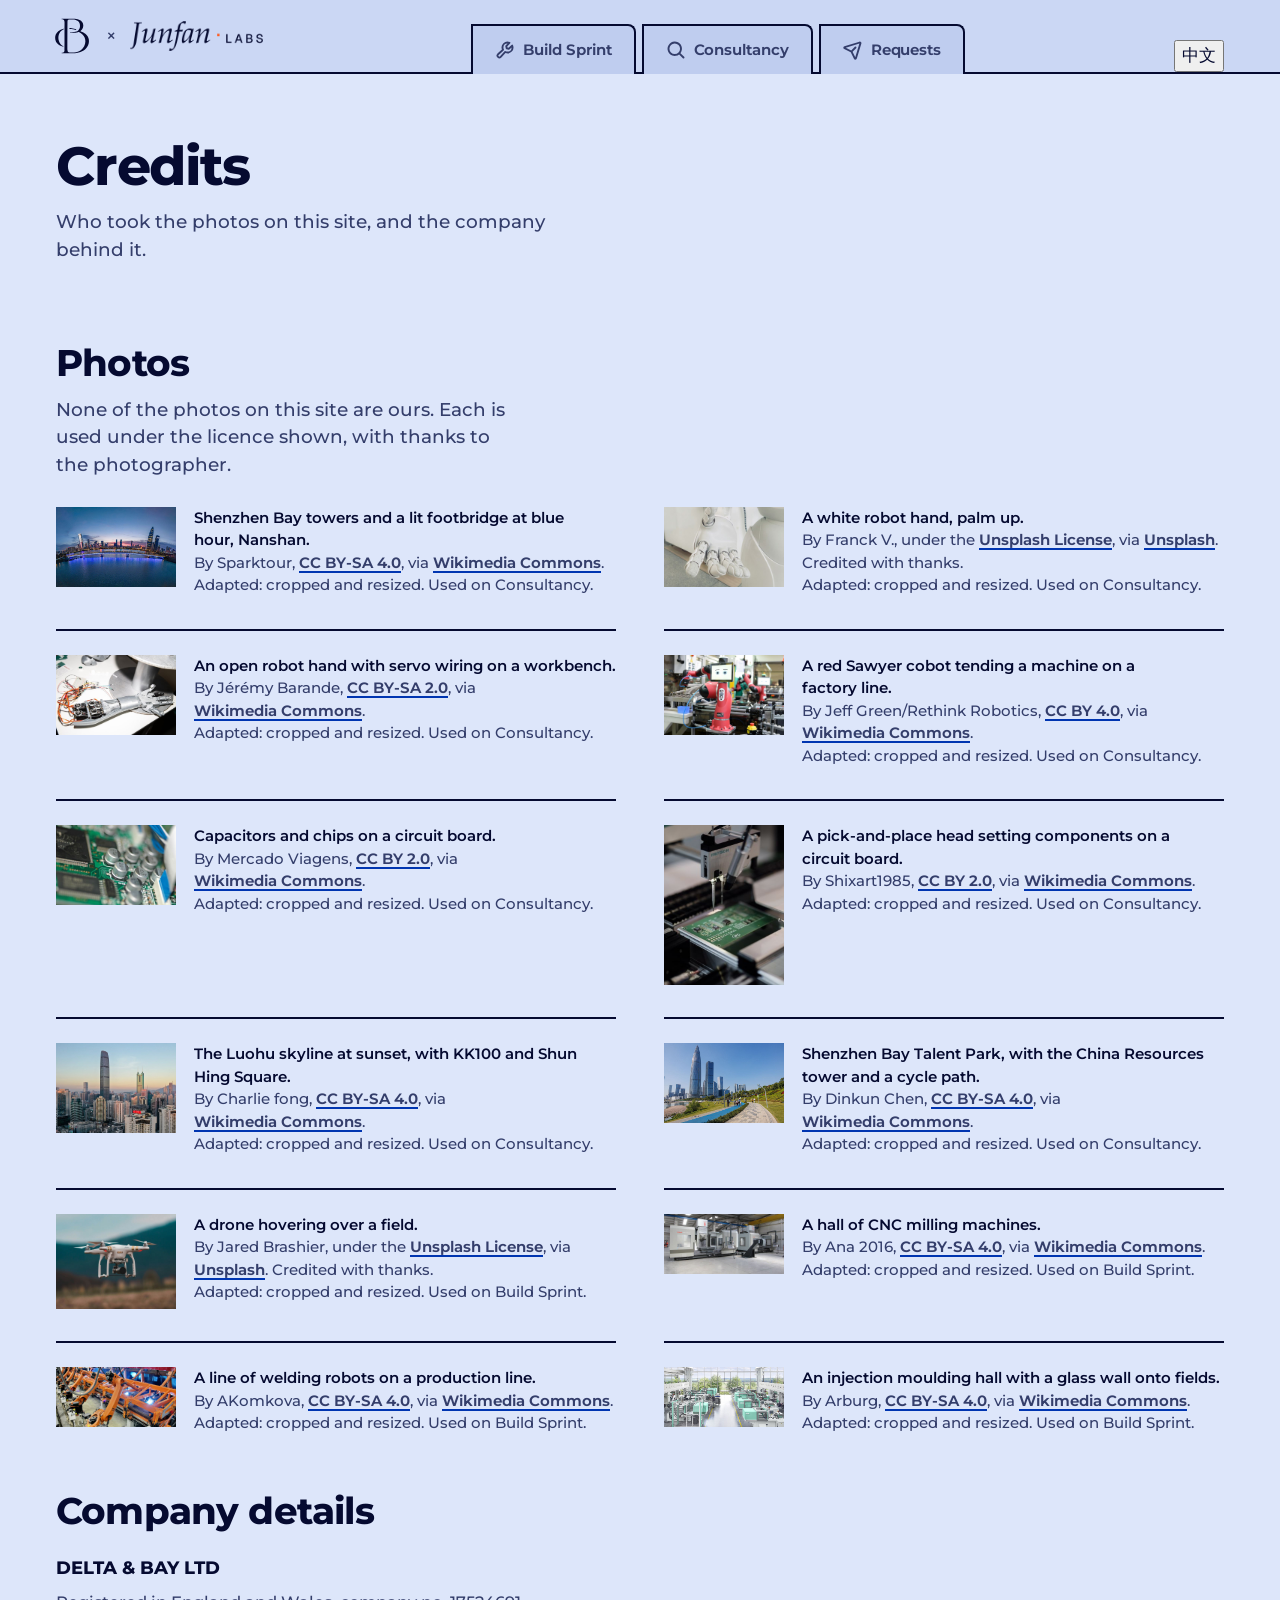
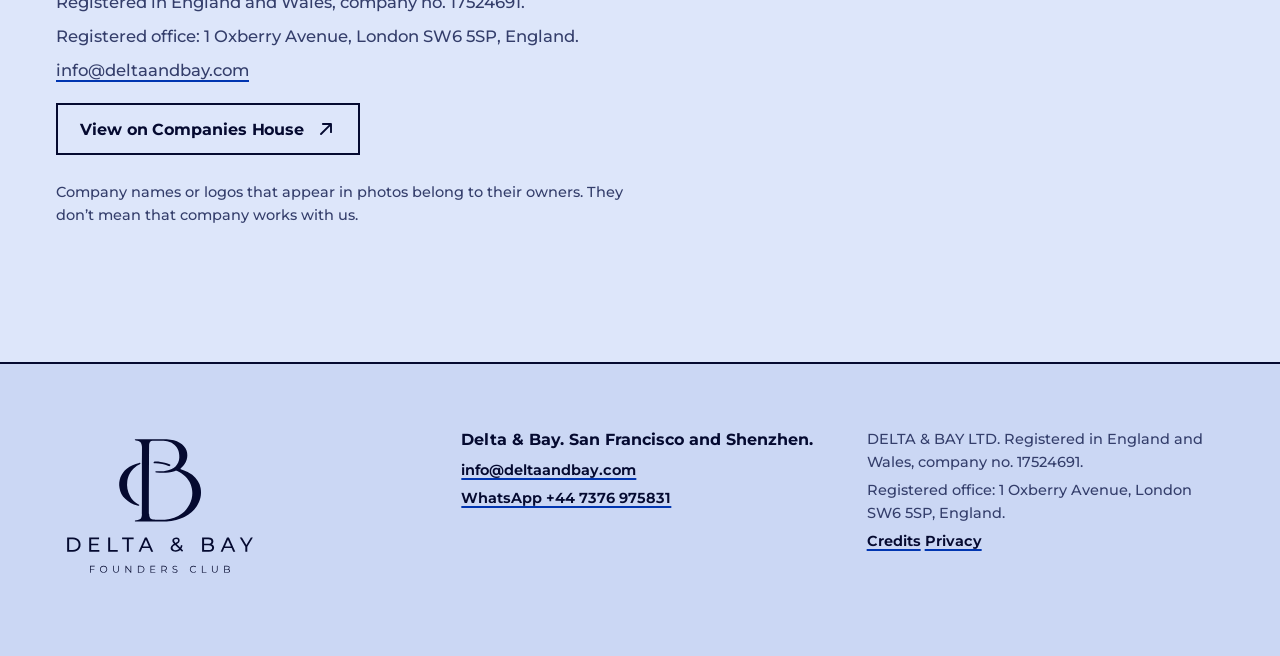
<file: credits.html>
<!doctype html>
<html lang="en-GB" class="no-js">
<head>
<meta charset="utf-8">
<meta name="viewport" content="width=device-width, initial-scale=1, viewport-fit=cover">
<title>Credits | Delta &amp; Bay</title>
<meta name="description" content="Photo credits and company details for Delta &amp; Bay.">
<meta name="theme-color" content="#cbd7f4">
<link rel="icon" href="../shared/logo/delta-and-bay-monogram.svg" type="image/svg+xml">
<meta property="og:type" content="website">
<meta property="og:site_name" content="Delta &amp; Bay">
<meta property="og:title" content="Credits | Delta &amp; Bay">
<meta property="og:description" content="Photo credits and company details for Delta &amp; Bay.">
<meta property="og:image" content="https://deltaandbay.com/img/share-1200x630.jpg">
<meta property="og:image:width" content="1200">
<meta property="og:image:height" content="630">
<meta name="twitter:card" content="summary_large_image">
<link rel="preload" href="../shared/fonts/montserrat-latin-wght-normal.woff2" as="font" type="font/woff2" crossorigin>
<link rel="stylesheet" href="css/booklet.css">
<script>document.documentElement.className='js';</script>
<script src="js/i18n-zh.js"></script>
<script src="js/i18n.js"></script>
<script src="js/turn.js"></script>
<script src="js/booklet.js" defer></script>
</head>
<body>
<a class="skip" href="#main">Skip to content</a>

<header class="edge">
  <div class="wrap edge-in">
    <a class="edge-logo edge-logo--duo" href="/" aria-label="Delta &amp; Bay Founders Club with Junfan Labs, home"><img src="../shared/logo/delta-and-bay-monogram-prussian-transparent.svg" alt="" width="40" height="39"><span class="edge-x" aria-hidden="true">×</span><img class="edge-partner" src="img/partners/junfan-labs-prussian.png" alt="" width="636" height="144"></a>
    <nav class="tabs" aria-label="Main">
      <a class="tab" href="/"><svg class="ico" aria-hidden="true"><use href="icons/sprite.svg#wrench"/></svg><span>Build Sprint</span></a>
      <a class="tab" href="/consultancy"><svg class="ico" aria-hidden="true"><use href="icons/sprite.svg#magnifying-glass"/></svg><span>Consultancy</span></a>
      <a class="tab" href="/request"><svg class="ico" aria-hidden="true"><use href="icons/sprite.svg#paper-plane-tilt"/></svg><span>Requests</span></a>
    </nav>
  </div>
</header>

<main id="main">
  <section class="wrap credits-hero" aria-labelledby="h-credits">
    <h1 id="h-credits">Credits</h1>
    <p class="lead">Who took the photos on this site, and the company behind it.</p>
  </section>

  <section class="wrap credits-sec" aria-labelledby="h-others">
    <h2 class="h2" id="h-others">Photos</h2>
    <p class="lead credits-lead">None of the photos on this site are ours. Each is used under the licence shown, with thanks to the photographer.</p>
    <ul class="others">
      <li class="other">
        <div class="pl-thumb"><img src="img/hero-bay-900.jpg" width="900" height="600" loading="lazy" alt=""></div>
        <div>
          <p>Shenzhen Bay towers and a lit footbridge at blue hour, Nanshan.</p><p>By Sparktour, <a href="https://creativecommons.org/licenses/by-sa/4.0">CC BY-SA 4.0</a>, via <a href="https://commons.wikimedia.org/wiki/File:Night_View_of_Office_Buildings_in_Shenzhen_Bay.jpg">Wikimedia Commons</a>.</p><p>Adapted: cropped and resized. Used on Consultancy.</p>
        </div>
      </li>
      <li class="other">
        <div class="pl-thumb"><img src="img/svc-hand-640.jpg" width="640" height="427" loading="lazy" alt=""></div>
        <div>
          <p>A white robot hand, palm up.</p><p>By Franck V., under the <a href="https://unsplash.com/license">Unsplash License</a>, via <a href="https://unsplash.com/photos/jIBMSMs4_kA">Unsplash</a>. Credited with thanks.</p><p>Adapted: cropped and resized. Used on Consultancy.</p>
        </div>
      </li>
      <li class="other">
        <div class="pl-thumb"><img src="img/svc-rig-640.jpg" width="640" height="427" loading="lazy" alt=""></div>
        <div>
          <p>An open robot hand with servo wiring on a workbench.</p><p>By Jérémy Barande, <a href="https://creativecommons.org/licenses/by-sa/2.0/">CC BY-SA 2.0</a>, via <a href="https://commons.wikimedia.org/w/index.php?curid=79018837">Wikimedia Commons</a>.</p><p>Adapted: cropped and resized. Used on Consultancy.</p>
        </div>
      </li>
      <li class="other">
        <div class="pl-thumb"><img src="img/svc-cobot-640.jpg" width="640" height="427" loading="lazy" alt=""></div>
        <div>
          <p>A red Sawyer cobot tending a machine on a factory line.</p><p>By Jeff Green/Rethink Robotics, <a href="https://creativecommons.org/licenses/by/4.0/">CC BY 4.0</a>, via <a href="https://commons.wikimedia.org/w/index.php?curid=65794983">Wikimedia Commons</a>.</p><p>Adapted: cropped and resized. Used on Consultancy.</p>
        </div>
      </li>
      <li class="other">
        <div class="pl-thumb"><img src="img/svc-board-640.jpg" width="640" height="427" loading="lazy" alt=""></div>
        <div>
          <p>Capacitors and chips on a circuit board.</p><p>By Mercado Viagens, <a href="https://creativecommons.org/licenses/by/2.0">CC BY 2.0</a>, via <a href="https://commons.wikimedia.org/wiki/File:Surface-mounted_electrolytic_capacitors_on_a_board_(14478282174).jpg">Wikimedia Commons</a>.</p><p>Adapted: cropped and resized. Used on Consultancy.</p>
        </div>
      </li>
      <li class="other">
        <div class="pl-thumb"><img src="img/svc-smt-360.jpg" width="360" height="360" loading="lazy" alt=""></div>
        <div>
          <p>A pick-and-place head setting components on a circuit board.</p><p>By Shixart1985, <a href="https://creativecommons.org/licenses/by/2.0">CC BY 2.0</a>, via <a href="https://commons.wikimedia.org/wiki/File:Machine_places_components_on_a_circuit_board_during_manufacturing_in_a_factory_environment.jpg">Wikimedia Commons</a>.</p><p>Adapted: cropped and resized. Used on Consultancy.</p>
        </div>
      </li>
      <li class="other">
        <div class="pl-thumb"><img src="img/about-luohu-700.jpg" width="700" height="525" loading="lazy" alt=""></div>
        <div>
          <p>The Luohu skyline at sunset, with KK100 and Shun Hing Square.</p><p>By Charlie fong, <a href="https://creativecommons.org/licenses/by-sa/4.0">CC BY-SA 4.0</a>, via <a href="https://commons.wikimedia.org/wiki/File:Skyline_KK101%26Shun_Hing_Square2021.jpg">Wikimedia Commons</a>.</p><p>Adapted: cropped and resized. Used on Consultancy.</p>
        </div>
      </li>
      <li class="other">
        <div class="pl-thumb"><img src="img/close-park-900.jpg" width="900" height="600" loading="lazy" alt=""></div>
        <div>
          <p>Shenzhen Bay Talent Park, with the China Resources tower and a cycle path.</p><p>By Dinkun Chen, <a href="https://creativecommons.org/licenses/by-sa/4.0">CC BY-SA 4.0</a>, via <a href="https://commons.wikimedia.org/wiki/File:SHENZHEN_TALENTS_PARK_(50).jpg">Wikimedia Commons</a>.</p><p>Adapted: cropped and resized. Used on Consultancy.</p>
        </div>
      </li>
      <li class="other">
        <div class="pl-thumb"><img src="img/sprint-drone-640.jpg" width="640" height="508" loading="lazy" alt=""></div>
        <div>
          <p>A drone hovering over a field.</p><p>By Jared Brashier, under the <a href="https://unsplash.com/license">Unsplash License</a>, via <a href="https://unsplash.com/photos/duNHkmSkW6M">Unsplash</a>. Credited with thanks.</p><p>Adapted: cropped and resized. Used on Build Sprint.</p>
        </div>
      </li>
      <li class="other">
        <div class="pl-thumb"><img src="img/sprint-cnc-640.jpg" width="640" height="320" loading="lazy" alt=""></div>
        <div>
          <p>A hall of CNC milling machines.</p><p>By Ana 2016, <a href="https://creativecommons.org/licenses/by-sa/4.0">CC BY-SA 4.0</a>, via <a href="https://commons.wikimedia.org/wiki/File:Milling_machines_in_the_Xcentric_Ripper_Int._factory.jpg">Wikimedia Commons</a>.</p><p>Adapted: cropped and resized. Used on Build Sprint.</p>
        </div>
      </li>
      <li class="other">
        <div class="pl-thumb"><img src="img/sprint-weld-640.jpg" width="640" height="320" loading="lazy" alt=""></div>
        <div>
          <p>A line of welding robots on a production line.</p><p>By AKomkova, <a href="https://creativecommons.org/licenses/by-sa/4.0">CC BY-SA 4.0</a>, via <a href="https://commons.wikimedia.org/wiki/File:%D0%9B%D0%B8%D0%BD%D0%B8%D1%8F_%D1%81%D0%B2%D0%B0%D1%80%D0%BA%D0%B8_%D0%B1%D0%BE%D0%BA%D0%BE%D0%B2%D0%BE%D0%B9_%D1%81%D1%82%D0%B5%D0%BD%D1%8B_%D0%B2%D0%B0%D0%B3%D0%BE%D0%BD%D0%B0._%C2%AB%D0%A2%D0%B8%D1%85%D0%B2%D0%B8%D0%BD%D1%81%D0%BA%D0%B8%D0%B9_%D0%B2%D0%B0%D0%B3%D0%BE%D0%BD%D0%BE%D1%81%D1%82%D1%80%D0%BE%D0%B8%D1%82%D0%B5%D0%BB%D1%8C%D0%BD%D1%8B%D0%B9_%D0%B7%D0%B0%D0%B2%D0%BE%D0%B4%C2%BB.jpg">Wikimedia Commons</a>.</p><p>Adapted: cropped and resized. Used on Build Sprint.</p>
        </div>
      </li>
      <li class="other">
        <div class="pl-thumb"><img src="img/sprint-moulding-900.jpg" width="900" height="450" loading="lazy" alt=""></div>
        <div>
          <p>An injection moulding hall with a glass wall onto fields.</p><p>By Arburg, <a href="https://creativecommons.org/licenses/by-sa/4.0">CC BY-SA 4.0</a>, via <a href="https://commons.wikimedia.org/wiki/File:ARBURG_Spritzgie%C3%9Fmaschinen.jpg">Wikimedia Commons</a>.</p><p>Adapted: cropped and resized. Used on Build Sprint.</p>
        </div>
      </li>
    </ul>
  </section>

  <section class="wrap credits-sec spread" aria-labelledby="h-legal">
    <h2 class="h2" id="h-legal">Company details</h2>
    <div class="legal">
      <p>DELTA &amp; BAY LTD</p>
      <p>Registered in England and Wales, company no. 17524691.</p>
      <p>Registered office: 1 Oxberry Avenue, London SW6 5SP, England.</p>
      <p><a href="mailto:info@deltaandbay.com">info@deltaandbay.com</a></p>
      <a class="btn btn--line" href="https://find-and-update.company-information.service.gov.uk/company/17524691">View on Companies House<svg class="ico" aria-hidden="true"><use href="icons/sprite.svg#arrow-up-right"/></svg></a>
      <p class="legal-logos">Company names or logos that appear in photos belong to their owners. They don’t mean that company works with us.</p>
    </div>
  </section>
</main>

<footer class="back">
  <div class="wrap back-in">
    <img class="back-logo" src="../shared/logo/delta-and-bay-logo-prussian-transparent.svg" alt="Delta &amp; Bay Founders Club" width="208" height="156" loading="lazy">
    <div>
      <p class="back-line">Delta &amp; Bay. San Francisco and Shenzhen.</p>
      <p><a href="mailto:info@deltaandbay.com">info@deltaandbay.com</a></p>
      <p><a href="https://wa.me/447376975831" target="_blank" rel="noopener">WhatsApp +44 7376 975831</a></p>
    </div>
    <div>
      <p>DELTA &amp; BAY LTD. Registered in England and Wales, company no. 17524691.</p>
      <p>Registered office: 1 Oxberry Avenue, London SW6 5SP, England.</p>
      <p><a href="/credits" aria-current="page">Credits</a> <a href="privacy/">Privacy</a></p>
    </div>
  </div>
</footer>
</body>
</html>
</file>
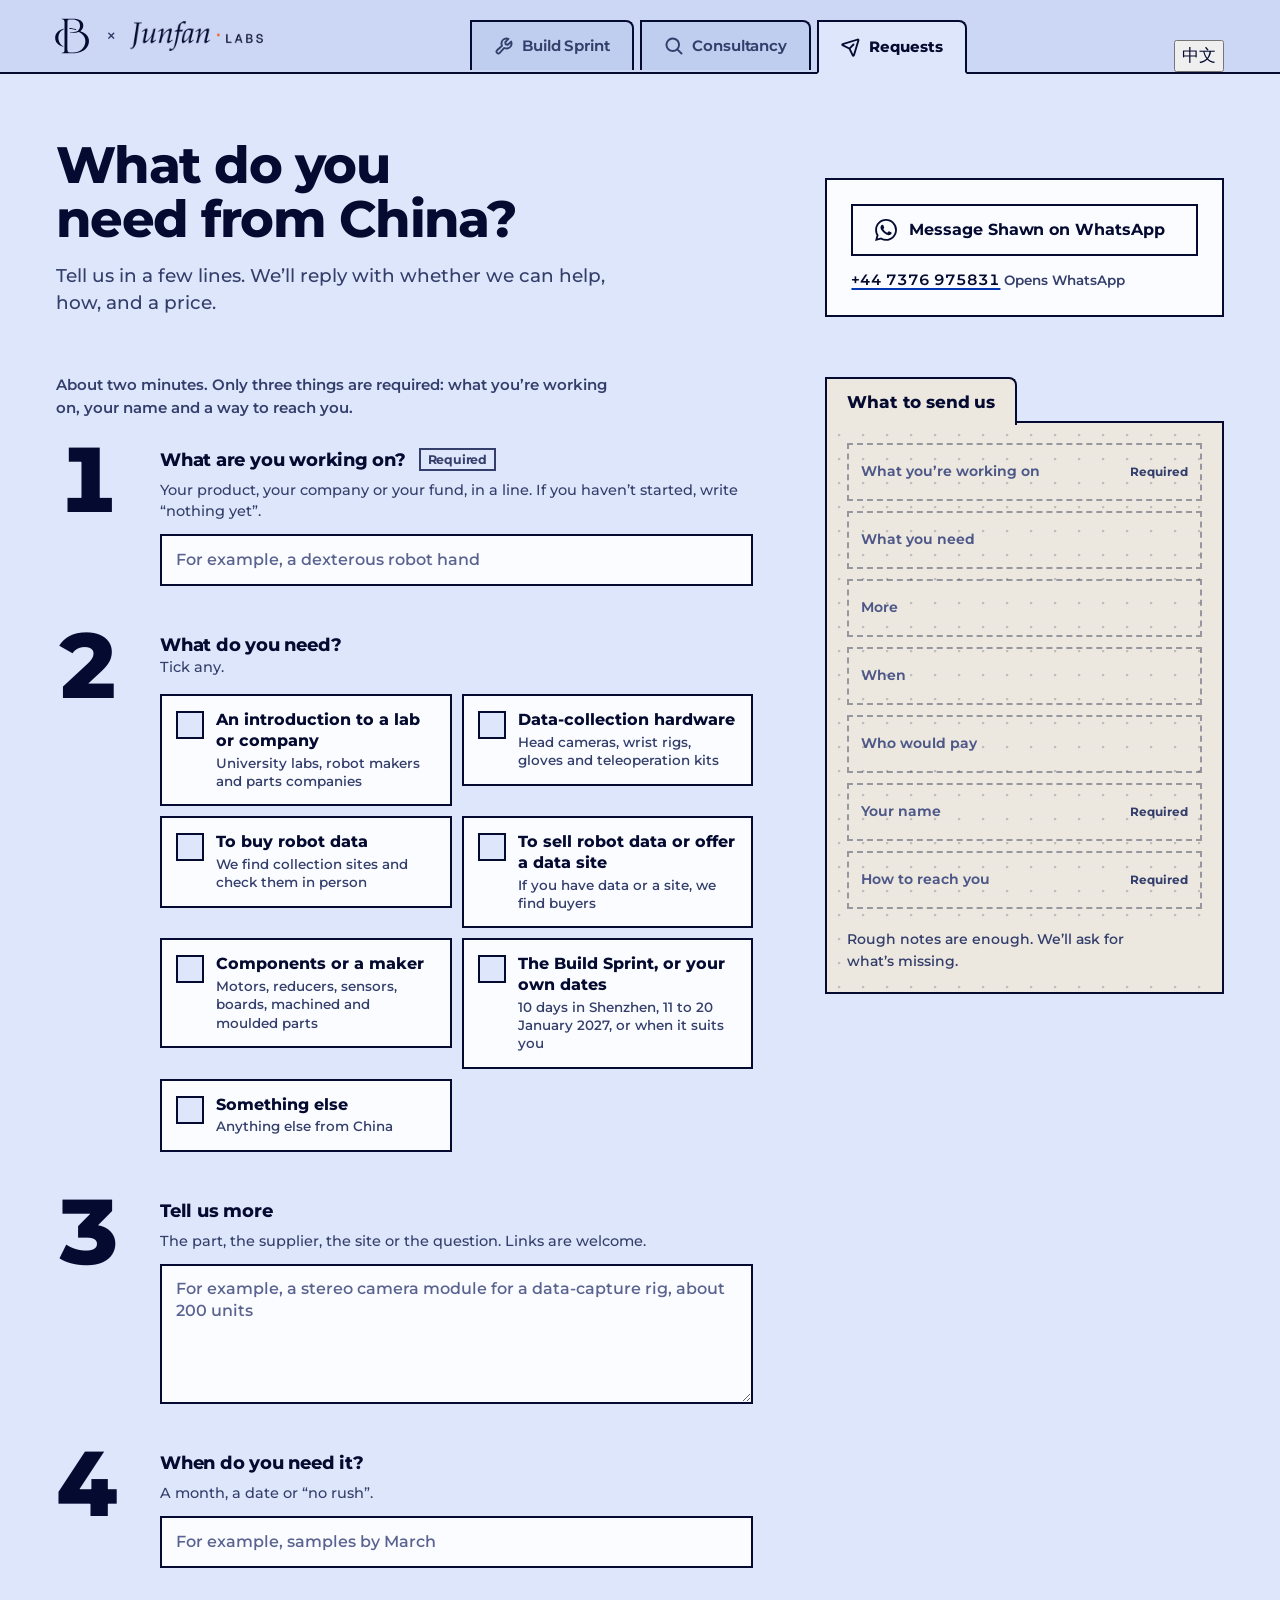
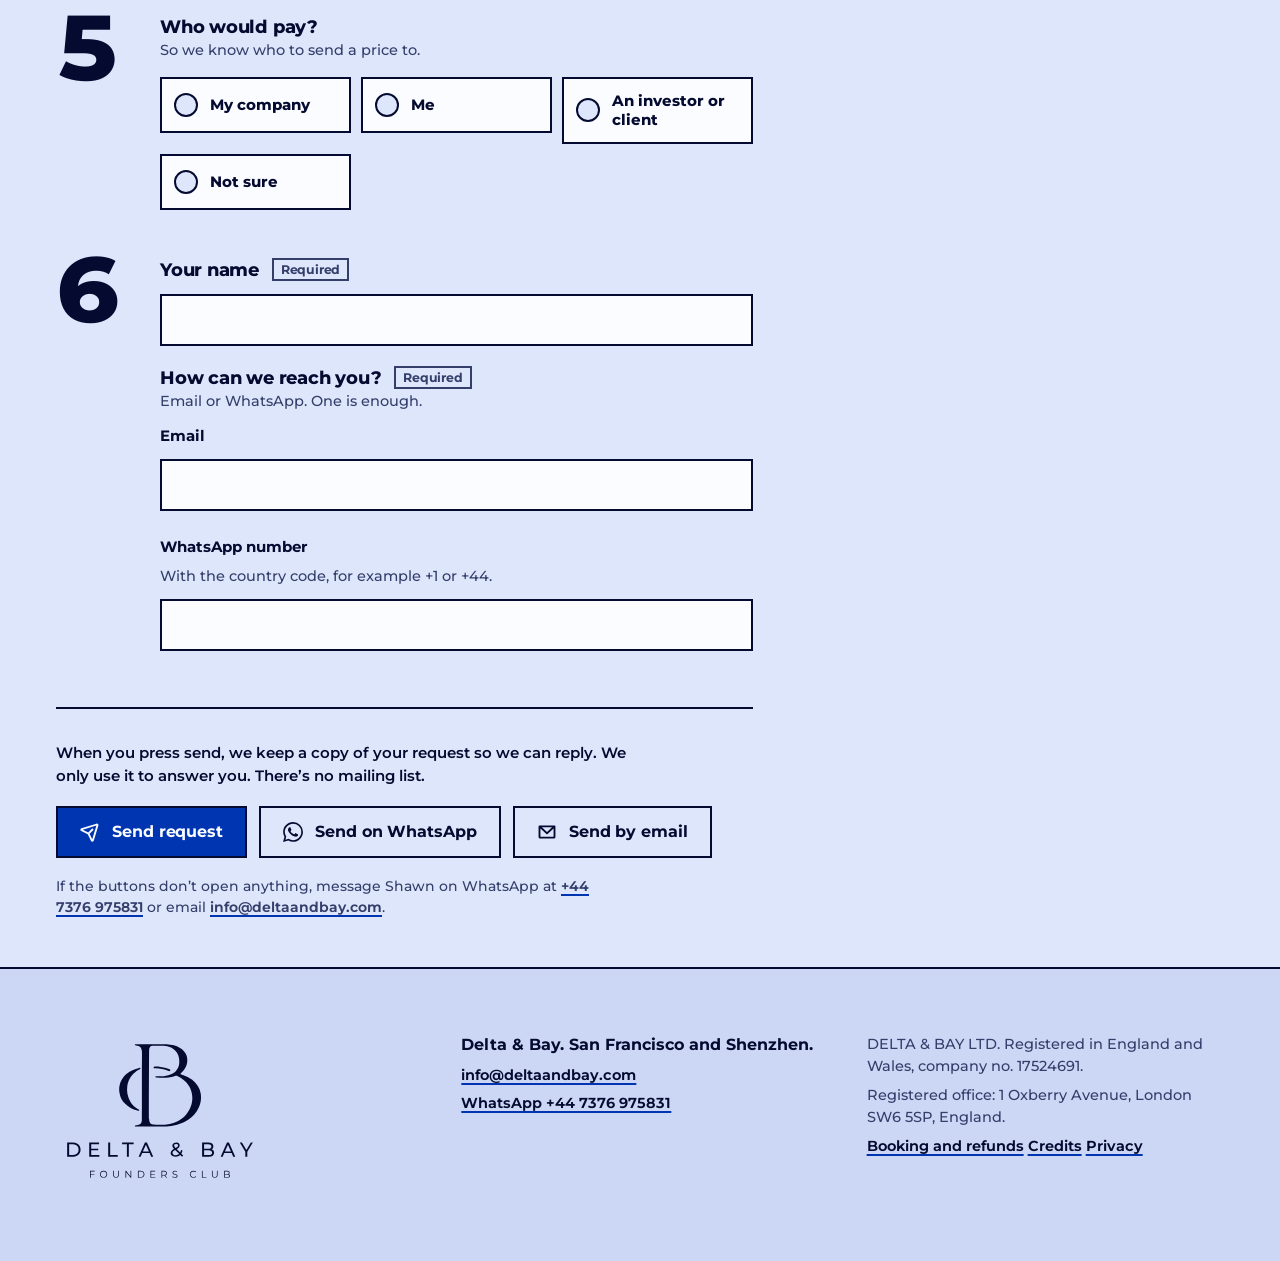
<file: request.html>
<!doctype html>
<html lang="en-GB" class="no-js">
<head>
<meta charset="utf-8">
<meta name="viewport" content="width=device-width, initial-scale=1, viewport-fit=cover">
<title>What do you need from China? | Delta &amp; Bay</title>
<meta name="description" content="Tell us in a few lines. We’ll reply with whether we can help, how, and a price.">
<meta name="theme-color" content="#cbd7f4">
<link rel="icon" href="../shared/logo/delta-and-bay-monogram.svg" type="image/svg+xml">
<meta property="og:type" content="website">
<meta property="og:site_name" content="Delta &amp; Bay">
<meta property="og:title" content="What do you need from China? | Delta &amp; Bay">
<meta property="og:description" content="Tell us in a few lines. We’ll reply with whether we can help, how, and a price.">
<meta property="og:image" content="https://deltaandbay.com/img/share-1200x630.jpg">
<meta property="og:image:width" content="1200">
<meta property="og:image:height" content="630">
<meta name="twitter:card" content="summary_large_image">
<link rel="preload" href="../shared/fonts/montserrat-latin-wght-normal.woff2" as="font" type="font/woff2" crossorigin>
<link rel="stylesheet" href="css/booklet.css">
<script>document.documentElement.className='js';</script>
<script src="js/i18n-zh.js"></script>
<script src="js/i18n.js"></script>
<script src="js/turn.js"></script>
<script src="js/booklet.js" defer></script>
<script src="js/request.js" defer></script>
</head>
<body>
<a class="skip" href="#main">Skip to content</a>

<header class="edge">
  <div class="wrap edge-in">
    <a class="edge-logo edge-logo--duo" href="/" aria-label="Delta &amp; Bay Founders Club with Junfan Labs, home"><img src="../shared/logo/delta-and-bay-monogram-prussian-transparent.svg" alt="" width="40" height="39"><span class="edge-x" aria-hidden="true">×</span><img class="edge-partner" src="img/partners/junfan-labs-prussian.png" alt="" width="636" height="144"></a>
    <nav class="tabs" aria-label="Main">
      <a class="tab" href="/"><svg class="ico" aria-hidden="true"><use href="icons/sprite.svg#wrench"/></svg><span>Build Sprint</span></a>
      <a class="tab" href="/consultancy"><svg class="ico" aria-hidden="true"><use href="icons/sprite.svg#magnifying-glass"/></svg><span>Consultancy</span></a>
      <a class="tab" href="/request" aria-current="page"><svg class="ico" aria-hidden="true"><use href="icons/sprite.svg#paper-plane-tilt"/></svg><span>Requests</span></a>
    </nav>
  </div>
</header>

<main id="main">
  <section class="wrap req-hero" aria-labelledby="h-req">
    <div>
      <h1 id="h-req">What do you need from China?</h1>
      <p class="lead req-lead">Tell us in a few lines. We’ll reply with whether we can help, how, and a price.</p>
    </div>
    <div class="contact contact--card">
      <a class="btn btn--line" href="https://wa.me/447376975831" target="_blank" rel="noopener"><svg class="ico" aria-hidden="true"><use href="icons/sprite.svg#whatsapp"/></svg>Message Shawn on WhatsApp</a>
      <p class="contact-num"><a href="https://wa.me/447376975831" target="_blank" rel="noopener">+44 7376 975831</a> <span class="contact-note">Opens WhatsApp</span></p>
    </div>
  </section>

  <section class="wrap req" aria-label="Request form">
    <form class="req-form" id="req-form" novalidate>
      <div class="err-summary" id="err-summary" tabindex="-1" hidden>
          <p><svg class="ico" aria-hidden="true"><use href="icons/sprite.svg#x"/></svg>Check the fields marked below.</p>
          <ul id="err-list"></ul>
        </div>

      <div class="thanks" id="thanks" tabindex="-1" hidden>
        <h2 data-for="form" hidden><span class="thanks-mark" aria-hidden="true"><svg class="ico"><use href="icons/sprite.svg#check"/></svg></span><span>Thanks, your request is in.</span></h2>
        <p data-for="form" hidden>It has reached Shawn. If it’s urgent, message <a href="https://wa.me/447376975831" target="_blank" rel="noopener">+44 7376 975831</a> on WhatsApp.</p>
        <h2 data-for="whatsapp"><span class="thanks-mark" aria-hidden="true"><svg class="ico"><use href="icons/sprite.svg#check"/></svg></span><span>Your message is ready in WhatsApp.</span></h2>
        <p data-for="whatsapp">Press send there and it reaches Shawn. If WhatsApp didn’t open, message <a href="https://wa.me/447376975831" target="_blank" rel="noopener">+44 7376 975831</a> or email <a href="mailto:info@deltaandbay.com">info@deltaandbay.com</a>.</p>
        <h2 data-for="email" hidden><span class="thanks-mark" aria-hidden="true"><svg class="ico"><use href="icons/sprite.svg#check"/></svg></span><span>Your email is ready.</span></h2>
        <p data-for="email" hidden>Press send in your mail app and it reaches info@deltaandbay.com. If nothing opened, copy your request and email it to us.</p>
        <p>We’ll reply with whether we can help, how, and a price.</p>
        <div class="btn-row">
          <button class="btn btn--line" type="button" id="copy-req"><svg class="ico" aria-hidden="true"><use href="icons/sprite.svg#copy"/></svg><span>Copy request</span></button>
          <button class="btn btn--line" type="button" id="back-form"><svg class="ico" aria-hidden="true"><use href="icons/sprite.svg#arrow-left"/></svg>Back to the form</button>
          <span class="copied" id="copied" role="status" aria-live="polite"></span>
        </div>
      </div>

      <div class="req-fields" id="req-fields">
        <p class="promise">About two minutes. Only three things are required: what you’re working on, your name and a way to reach you.</p>

        <ol class="fsteps">
          <li class="fstep" data-step="building">
            <span class="numeral" aria-hidden="true">1</span>
            <div class="field">
              <label class="flabel" for="f-building">What are you working on? <span class="flag">Required</span></label>
              <p class="help" id="f-building-help">Your product, your company or your fund, in a line. If you haven’t started, write “nothing yet”.</p>
              <input class="inp" id="f-building" name="building" type="text" autocomplete="organization" aria-describedby="f-building-help f-building-err" placeholder="For example, a dexterous robot hand">
              <p class="err" id="f-building-err" hidden><svg class="ico" aria-hidden="true"><use href="icons/sprite.svg#x"/></svg><span>Tell us in a few words what you’re working on, or write “nothing yet”.</span></p>
            </div>
          </li>

          <li class="fstep" data-step="need">
            <span class="numeral" aria-hidden="true">2</span>
            <fieldset class="field">
              <legend>What do you need?</legend>
              <p class="help">Tick any.</p>
              <ul class="opts">
                <li class="opt">
                  <input type="checkbox" id="n-intro" name="need" value="intro" data-label="An introduction to a lab or company">
                  <label for="n-intro"><span class="opt-box"><svg class="ico" aria-hidden="true"><use href="icons/sprite.svg#check"/></svg></span><span class="opt-label">An introduction to a lab or company</span><span class="opt-hint">University labs, robot makers and parts companies</span></label>
                </li>
                <li class="opt">
                  <input type="checkbox" id="n-hardware" name="need" value="hardware" data-label="Data-collection hardware">
                  <label for="n-hardware"><span class="opt-box"><svg class="ico" aria-hidden="true"><use href="icons/sprite.svg#check"/></svg></span><span class="opt-label">Data-collection hardware</span><span class="opt-hint">Head cameras, wrist rigs, gloves and teleoperation kits</span></label>
                </li>
                <li class="opt">
                  <input type="checkbox" id="n-buydata" name="need" value="buydata" data-label="To buy robot data">
                  <label for="n-buydata"><span class="opt-box"><svg class="ico" aria-hidden="true"><use href="icons/sprite.svg#check"/></svg></span><span class="opt-label">To buy robot data</span><span class="opt-hint">We find collection sites and check them in person</span></label>
                </li>
                <li class="opt">
                  <input type="checkbox" id="n-selldata" name="need" value="selldata" data-label="To sell robot data or offer a data site">
                  <label for="n-selldata"><span class="opt-box"><svg class="ico" aria-hidden="true"><use href="icons/sprite.svg#check"/></svg></span><span class="opt-label">To sell robot data or offer a data site</span><span class="opt-hint">If you have data or a site, we find buyers</span></label>
                </li>
                <li class="opt">
                  <input type="checkbox" id="n-part" name="need" value="part" data-label="Components or a maker">
                  <label for="n-part"><span class="opt-box"><svg class="ico" aria-hidden="true"><use href="icons/sprite.svg#check"/></svg></span><span class="opt-label">Components or a maker</span><span class="opt-hint">Motors, reducers, sensors, boards, machined and moulded parts</span></label>
                </li>
                <li class="opt">
                  <input type="checkbox" id="n-sprint" name="need" value="sprint" data-label="The Build Sprint, or your own dates">
                  <label for="n-sprint"><span class="opt-box"><svg class="ico" aria-hidden="true"><use href="icons/sprite.svg#check"/></svg></span><span class="opt-label">The Build Sprint, or your own dates</span><span class="opt-hint">10 days in Shenzhen, 11 to 20 January 2027, or when it suits you</span></label>
                </li>
                <li class="opt">
                  <input type="checkbox" id="n-other" name="need" value="other" data-label="Something else" aria-controls="other-box">
                  <label for="n-other"><span class="opt-box"><svg class="ico" aria-hidden="true"><use href="icons/sprite.svg#check"/></svg></span><span class="opt-label">Something else</span><span class="opt-hint">Anything else from China</span></label>
                </li>
              </ul>
              <div class="other-box" id="other-box">
                <label class="sub-label" for="f-other">What else?</label>
                <input class="inp" id="f-other" name="other" type="text" placeholder="Tell us in a line">
              </div>
            </fieldset>
          </li>

          <li class="fstep" data-step="more">
            <span class="numeral" aria-hidden="true">3</span>
            <div class="field">
              <label class="flabel" for="f-more">Tell us more</label>
              <p class="help" id="f-more-help">The part, the supplier, the site or the question. Links are welcome.</p>
              <p class="help help-no-part" id="f-more-help2">Applying for the Build Sprint with no part yet? Tell us the problem you want to work on and what you’ve built before.</p>
              <textarea class="inp" id="f-more" name="more" rows="5" aria-describedby="f-more-help f-more-help2" placeholder="For example, a stereo camera module for a data-capture rig, about 200 units"></textarea>
            </div>
          </li>

          <li class="fstep" data-step="when">
            <span class="numeral" aria-hidden="true">4</span>
            <div class="field">
              <label class="flabel" for="f-when">When do you need it?</label>
              <p class="help" id="f-when-help">A month, a date or “no rush”.</p>
              <input class="inp" id="f-when" name="when" type="text" aria-describedby="f-when-help" placeholder="For example, samples by March">
            </div>
          </li>

          <li class="fstep" data-step="payer">
            <span class="numeral" aria-hidden="true">5</span>
            <fieldset class="field">
              <legend>Who would pay?</legend>
              <p class="help">So we know who to send a price to.</p>
              <ul class="payer">
                <li class="opt"><input type="radio" id="p-company" name="payer" value="My company"><label for="p-company"><span class="opt-box" aria-hidden="true"></span><span class="opt-label">My company</span></label></li>
                <li class="opt"><input type="radio" id="p-me" name="payer" value="Me"><label for="p-me"><span class="opt-box" aria-hidden="true"></span><span class="opt-label">Me</span></label></li>
                <li class="opt"><input type="radio" id="p-investor" name="payer" value="An investor or client"><label for="p-investor"><span class="opt-box" aria-hidden="true"></span><span class="opt-label">An investor or client</span></label></li>
                <li class="opt"><input type="radio" id="p-unsure" name="payer" value="Not sure"><label for="p-unsure"><span class="opt-box" aria-hidden="true"></span><span class="opt-label">Not sure</span></label></li>
              </ul>
            </fieldset>
          </li>

          <li class="fstep" data-step="contact">
            <span class="numeral" aria-hidden="true">6</span>
            <div class="field-group">
              <div class="field">
                <label class="flabel" for="f-name">Your name <span class="flag">Required</span></label>
                <input class="inp" id="f-name" name="name" type="text" autocomplete="name" aria-describedby="f-name-err">
                <p class="err" id="f-name-err" hidden><svg class="ico" aria-hidden="true"><use href="icons/sprite.svg#x"/></svg><span>Tell us your name.</span></p>
              </div>
              <fieldset class="field" aria-describedby="f-reach-help">
                <legend>How can we reach you? <span class="flag">Required</span></legend>
                <p class="help" id="f-reach-help">Email or WhatsApp. One is enough.</p>
                <div class="reach">
                  <div class="field">
                    <label class="sub-label" for="f-email">Email</label>
                    <input class="inp" id="f-email" name="email" type="email" autocomplete="email" inputmode="email" aria-describedby="f-email-err">
                    <p class="err" id="f-email-err" hidden><svg class="ico" aria-hidden="true"><use href="icons/sprite.svg#x"/></svg><span>That email doesn’t look right. Check for a missing @ or dot.</span></p>
                  </div>
                  <div class="field">
                    <label class="sub-label" for="f-whatsapp">WhatsApp number</label>
                    <p class="help" id="f-whatsapp-help">With the country code, for example +1 or +44.</p>
                    <input class="inp" id="f-whatsapp" name="whatsapp" type="tel" autocomplete="tel" inputmode="tel" aria-describedby="f-whatsapp-help f-whatsapp-err">
                    <p class="err" id="f-whatsapp-err" hidden><svg class="ico" aria-hidden="true"><use href="icons/sprite.svg#x"/></svg><span>Add the country code, for example +1 or +44.</span></p>
                  </div>
                </div>
                <p class="err" id="f-reach-err" hidden><svg class="ico" aria-hidden="true"><use href="icons/sprite.svg#x"/></svg><span>Add an email or a WhatsApp number so we can reply.</span></p>
              </fieldset>
            </div>
          </li>
        </ol>

      </div>

      <aside class="tray req-tray" aria-labelledby="h-tray" data-tray>
        <h2 class="tray-tab" id="h-tray">What to send us</h2>
        <ul class="slots">
          <li class="slot" data-slot="building"><span class="slot-seat" aria-hidden="true"></span><span class="slot-empty">What you’re working on <span class="slot-flag">Required</span></span><span class="slot-piece"><b>What you’re working on</b><span data-value></span></span></li>
          <li class="slot" data-slot="need"><span class="slot-seat" aria-hidden="true"></span><span class="slot-empty">What you need</span><span class="slot-piece"><b>What you need</b><span data-value></span></span></li>
          <li class="slot" data-slot="more"><span class="slot-seat" aria-hidden="true"></span><span class="slot-empty">More</span><span class="slot-piece"><b>More</b><span data-value></span></span></li>
          <li class="slot" data-slot="when"><span class="slot-seat" aria-hidden="true"></span><span class="slot-empty">When</span><span class="slot-piece"><b>When</b><span data-value></span></span></li>
          <li class="slot" data-slot="payer"><span class="slot-seat" aria-hidden="true"></span><span class="slot-empty">Who would pay</span><span class="slot-piece"><b>Who would pay</b><span data-value></span></span></li>
          <li class="slot" data-slot="name"><span class="slot-seat" aria-hidden="true"></span><span class="slot-empty">Your name <span class="slot-flag">Required</span></span><span class="slot-piece"><b>Your name</b><span data-value></span></span></li>
          <li class="slot" data-slot="reach"><span class="slot-seat" aria-hidden="true"></span><span class="slot-empty">How to reach you <span class="slot-flag">Required</span></span><span class="slot-piece"><b>How to reach you</b><span data-value></span></span></li>
        </ul>
        <p class="tray-note">Rough notes are enough. We’ll ask for what’s missing.</p>
      </aside>

      <div class="send">
          <p class="privacy">When you press send, we keep a copy of your request so we can reply. We only use it to answer you. There’s no mailing list.</p>
          <div class="btn-row">
            <button class="btn btn--new" type="button" id="send-form" data-send="form"><svg class="ico" aria-hidden="true"><use href="icons/sprite.svg#paper-plane-tilt"/></svg><span>Send request</span></button>
            <a class="btn btn--line" id="send-wa" href="https://wa.me/447376975831" target="_blank" rel="noopener" data-send="whatsapp"><svg class="ico" aria-hidden="true"><use href="icons/sprite.svg#whatsapp"/></svg>Send on WhatsApp</a>
            <a class="btn btn--line" id="send-em" href="mailto:info@deltaandbay.com" data-send="email"><svg class="ico" aria-hidden="true"><use href="icons/sprite.svg#envelope-simple"/></svg>Send by email</a>
          </div>
          <p class="send-err" id="send-err" role="alert" hidden>We couldn’t send that just now. Please try again, or send it on WhatsApp or by email.</p>
          <p class="fallback">If the buttons don’t open anything, message Shawn on WhatsApp at <a href="https://wa.me/447376975831" target="_blank" rel="noopener">+44 7376 975831</a> or email <a href="mailto:info@deltaandbay.com">info@deltaandbay.com</a>.</p>
        </div>
    </form>
  </section>

</main>

<footer class="back">
  <div class="wrap back-in">
    <img class="back-logo" src="../shared/logo/delta-and-bay-logo-prussian-transparent.svg" alt="Delta &amp; Bay Founders Club" width="208" height="156" loading="lazy">
    <div>
      <p class="back-line">Delta &amp; Bay. San Francisco and Shenzhen.</p>
      <p><a href="mailto:info@deltaandbay.com">info@deltaandbay.com</a></p>
      <p><a href="https://wa.me/447376975831" target="_blank" rel="noopener">WhatsApp +44 7376 975831</a></p>
    </div>
    <div>
      <p>DELTA &amp; BAY LTD. Registered in England and Wales, company no. 17524691.</p>
      <p>Registered office: 1 Oxberry Avenue, London SW6 5SP, England.</p>
      <p><a href="/booking">Booking and refunds</a> <a href="/credits">Credits</a> <a href="privacy/">Privacy</a></p>
    </div>
  </div>
</footer>
</body>
</html>
</file>
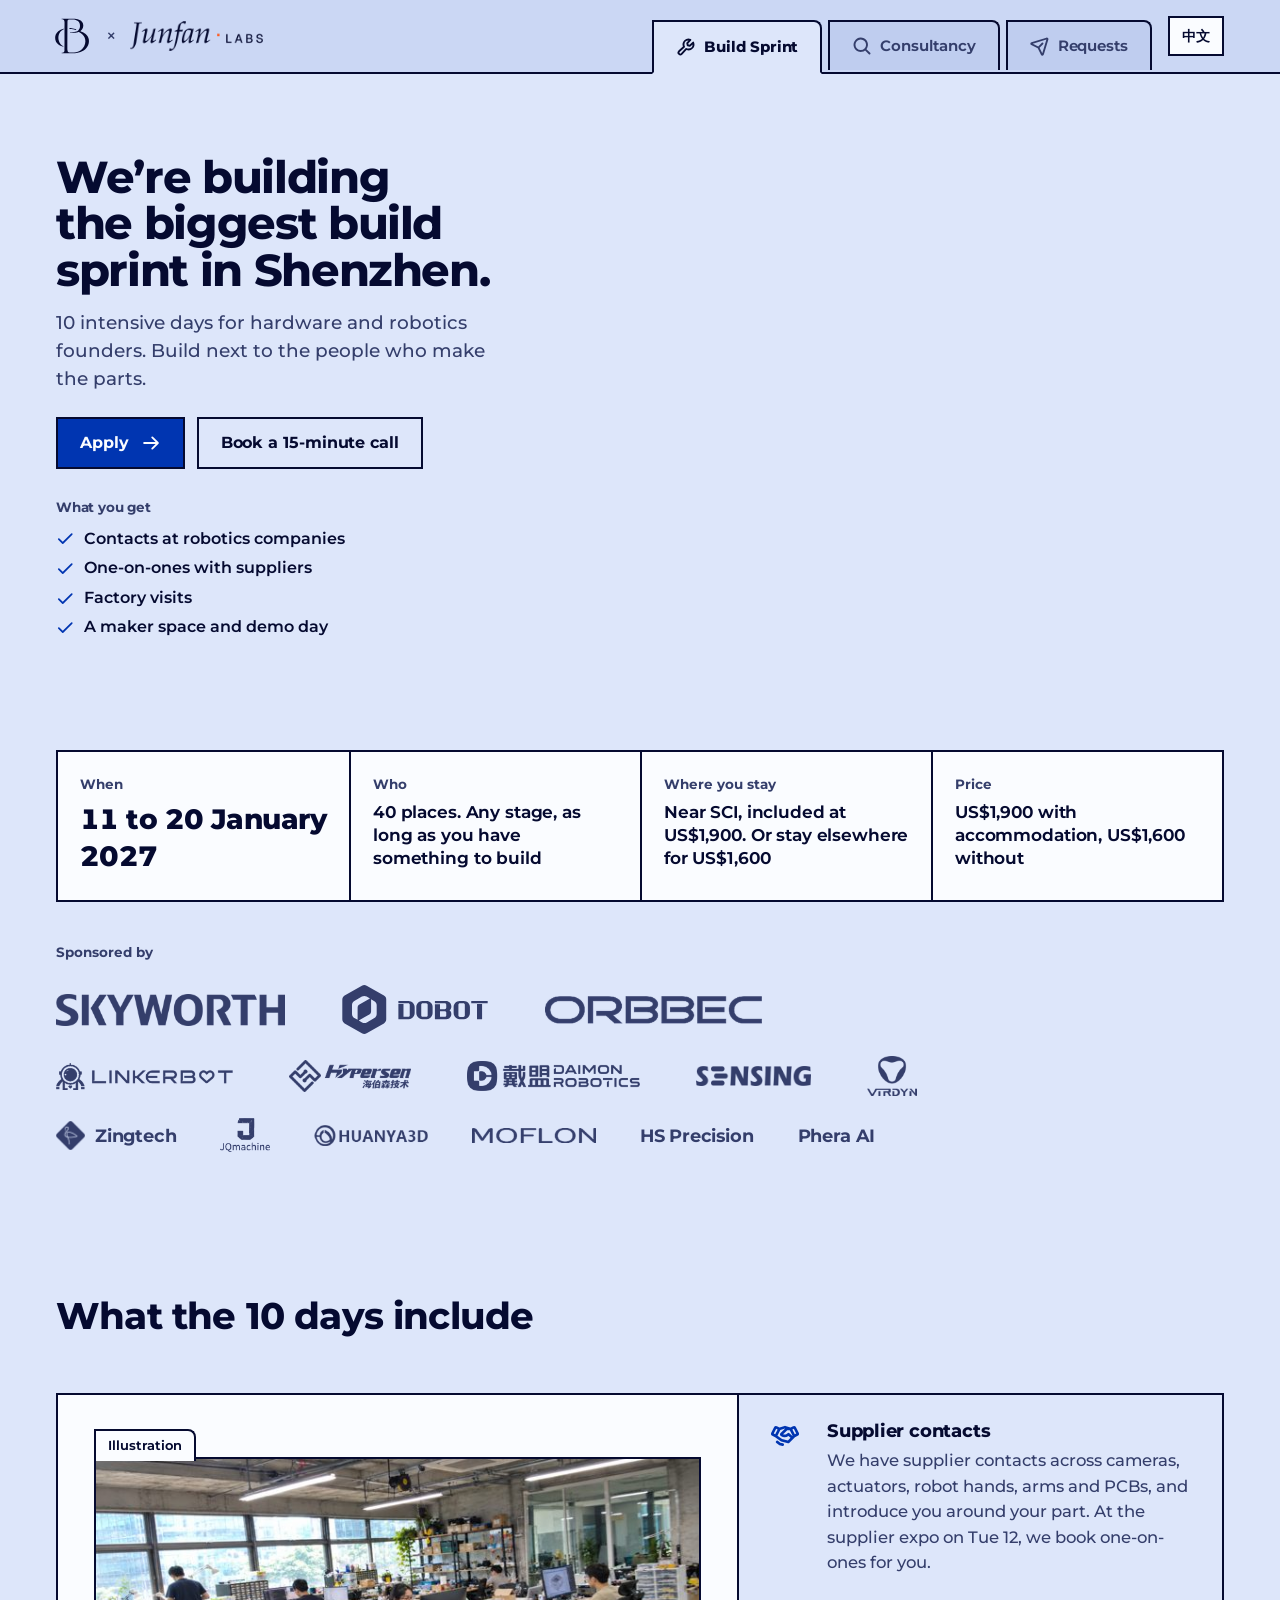
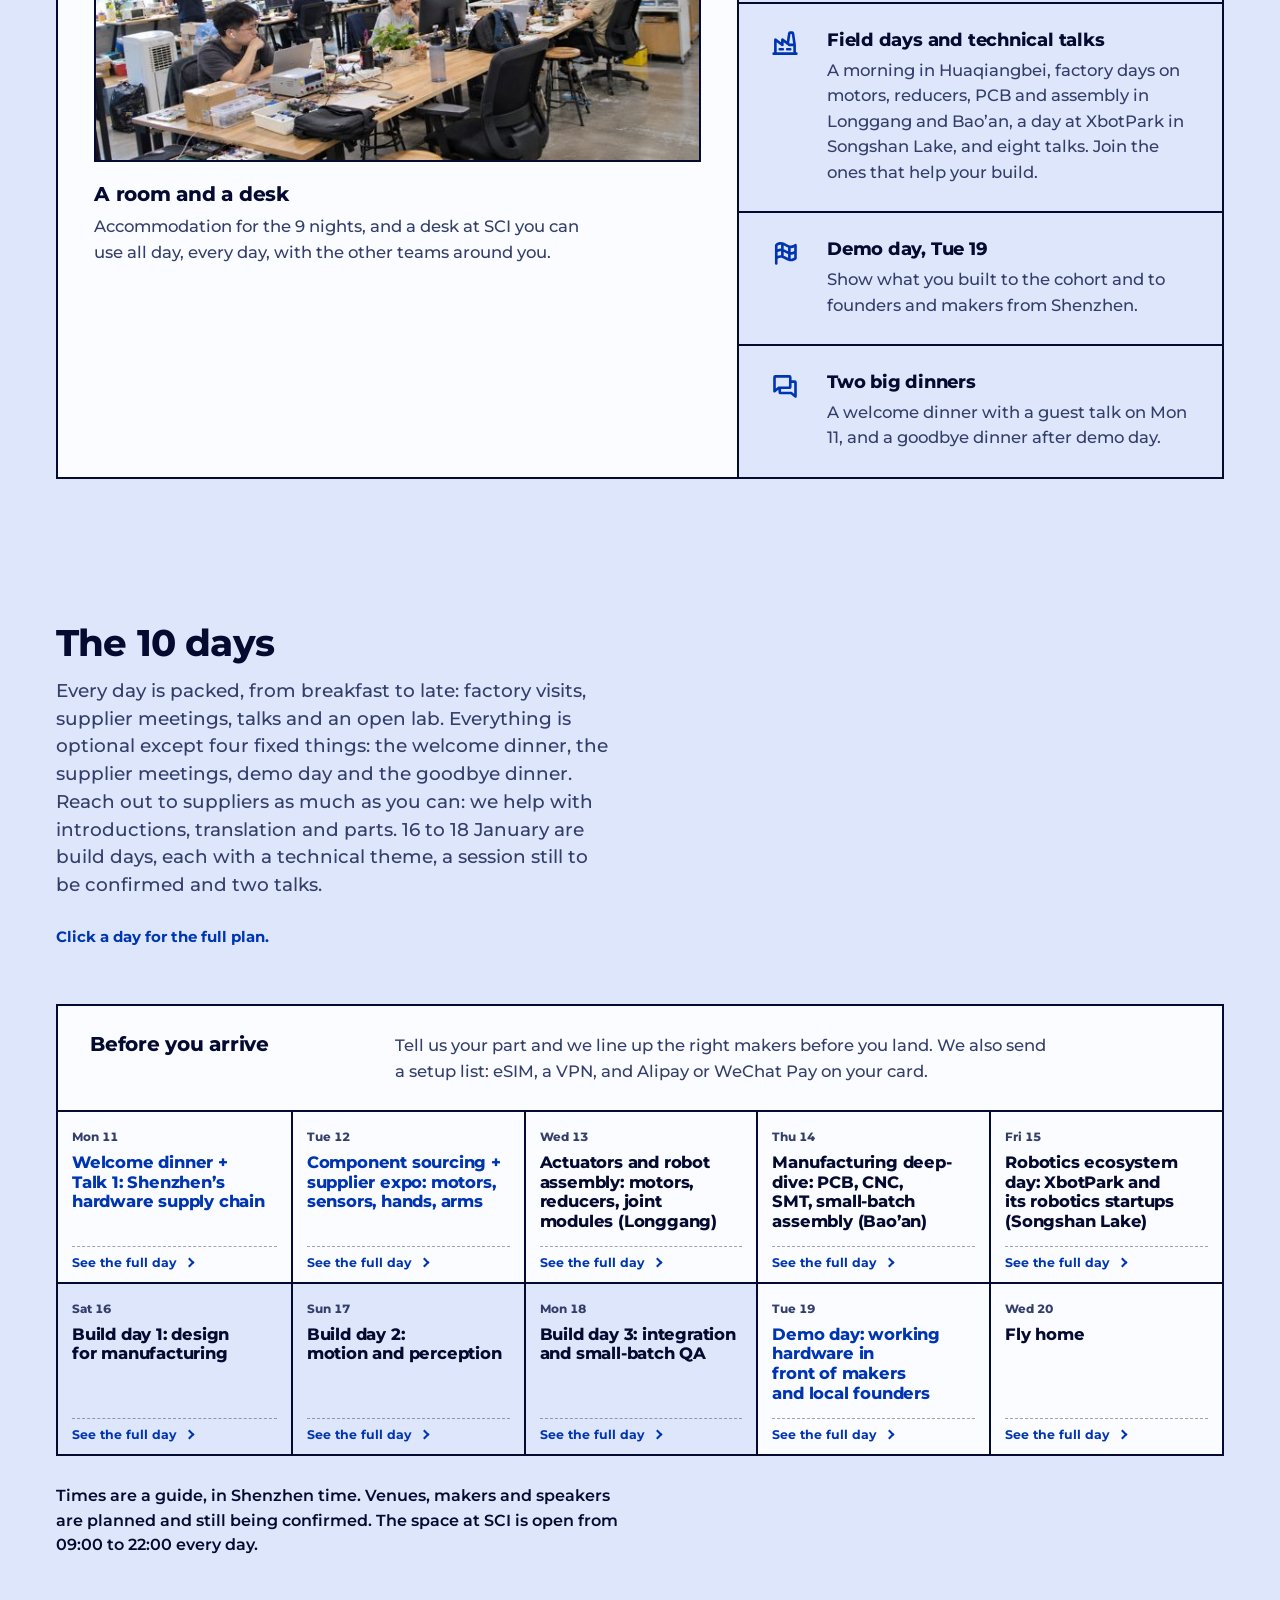
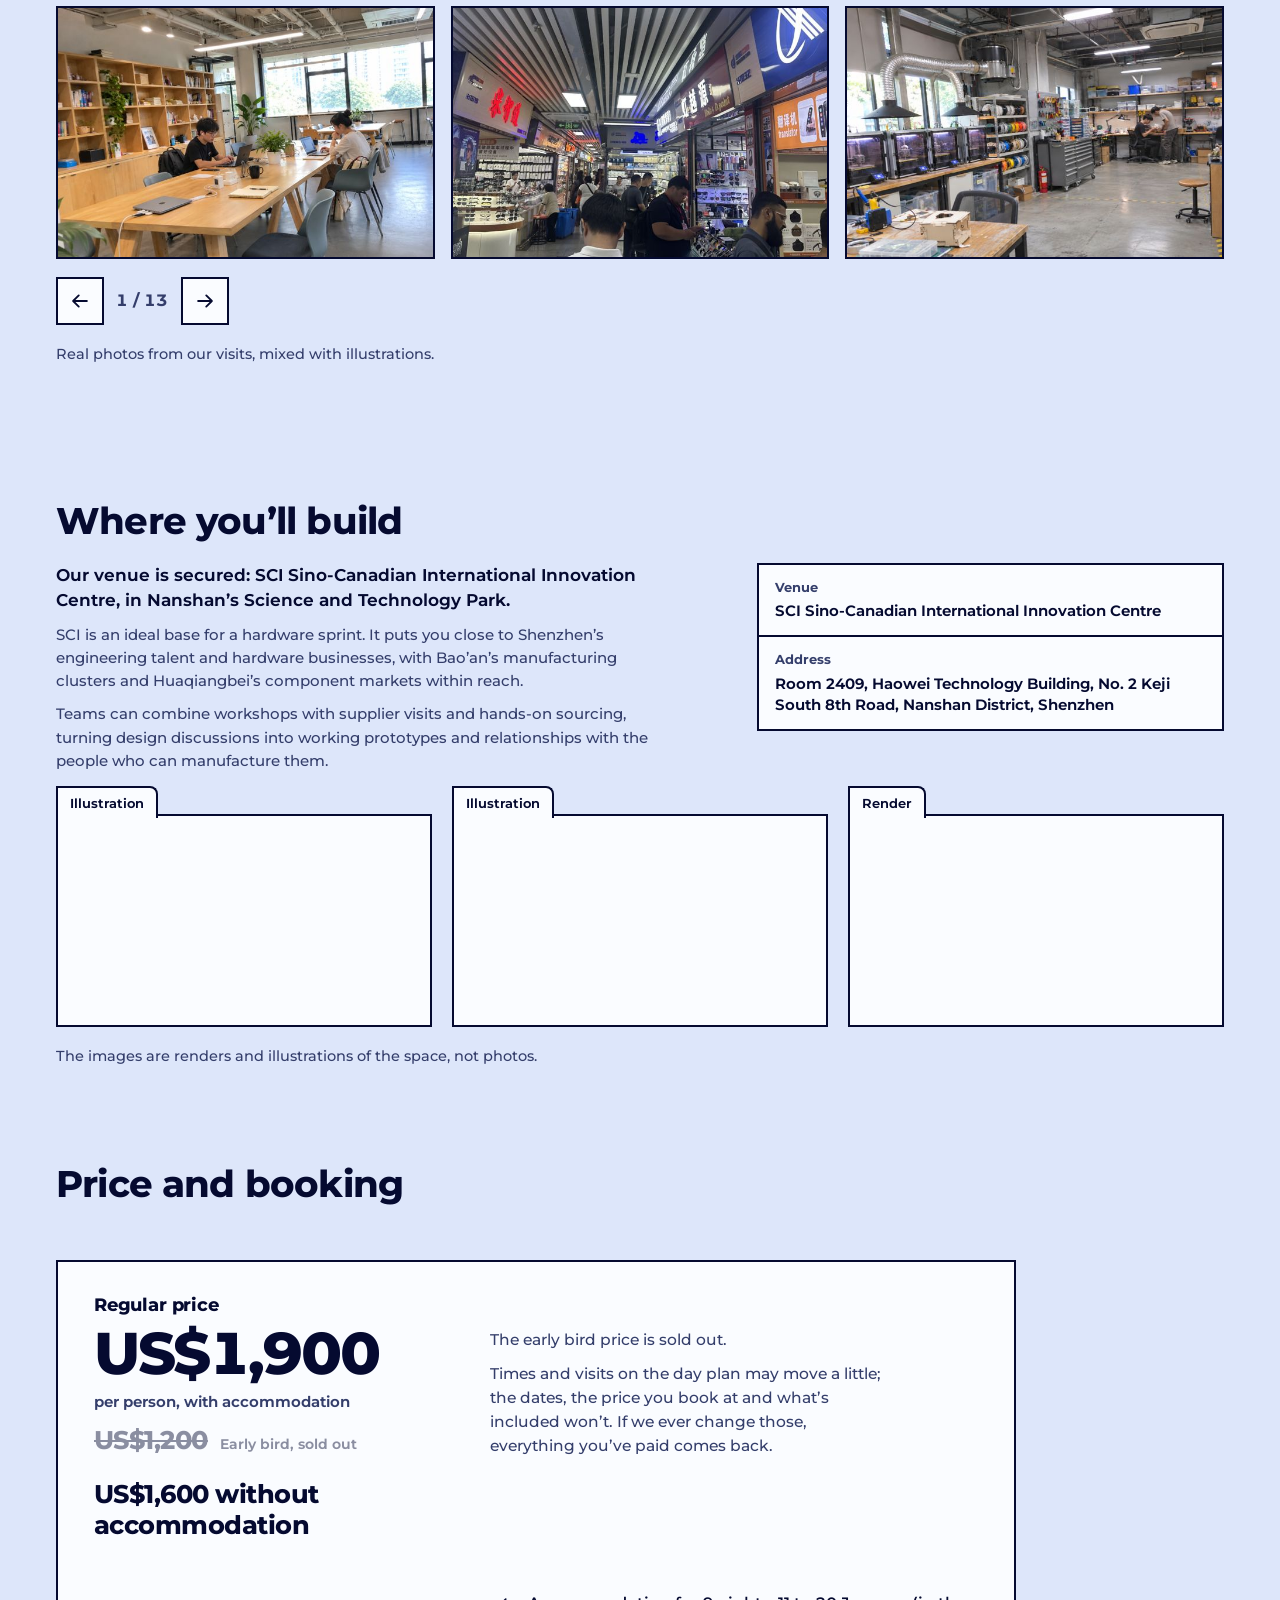
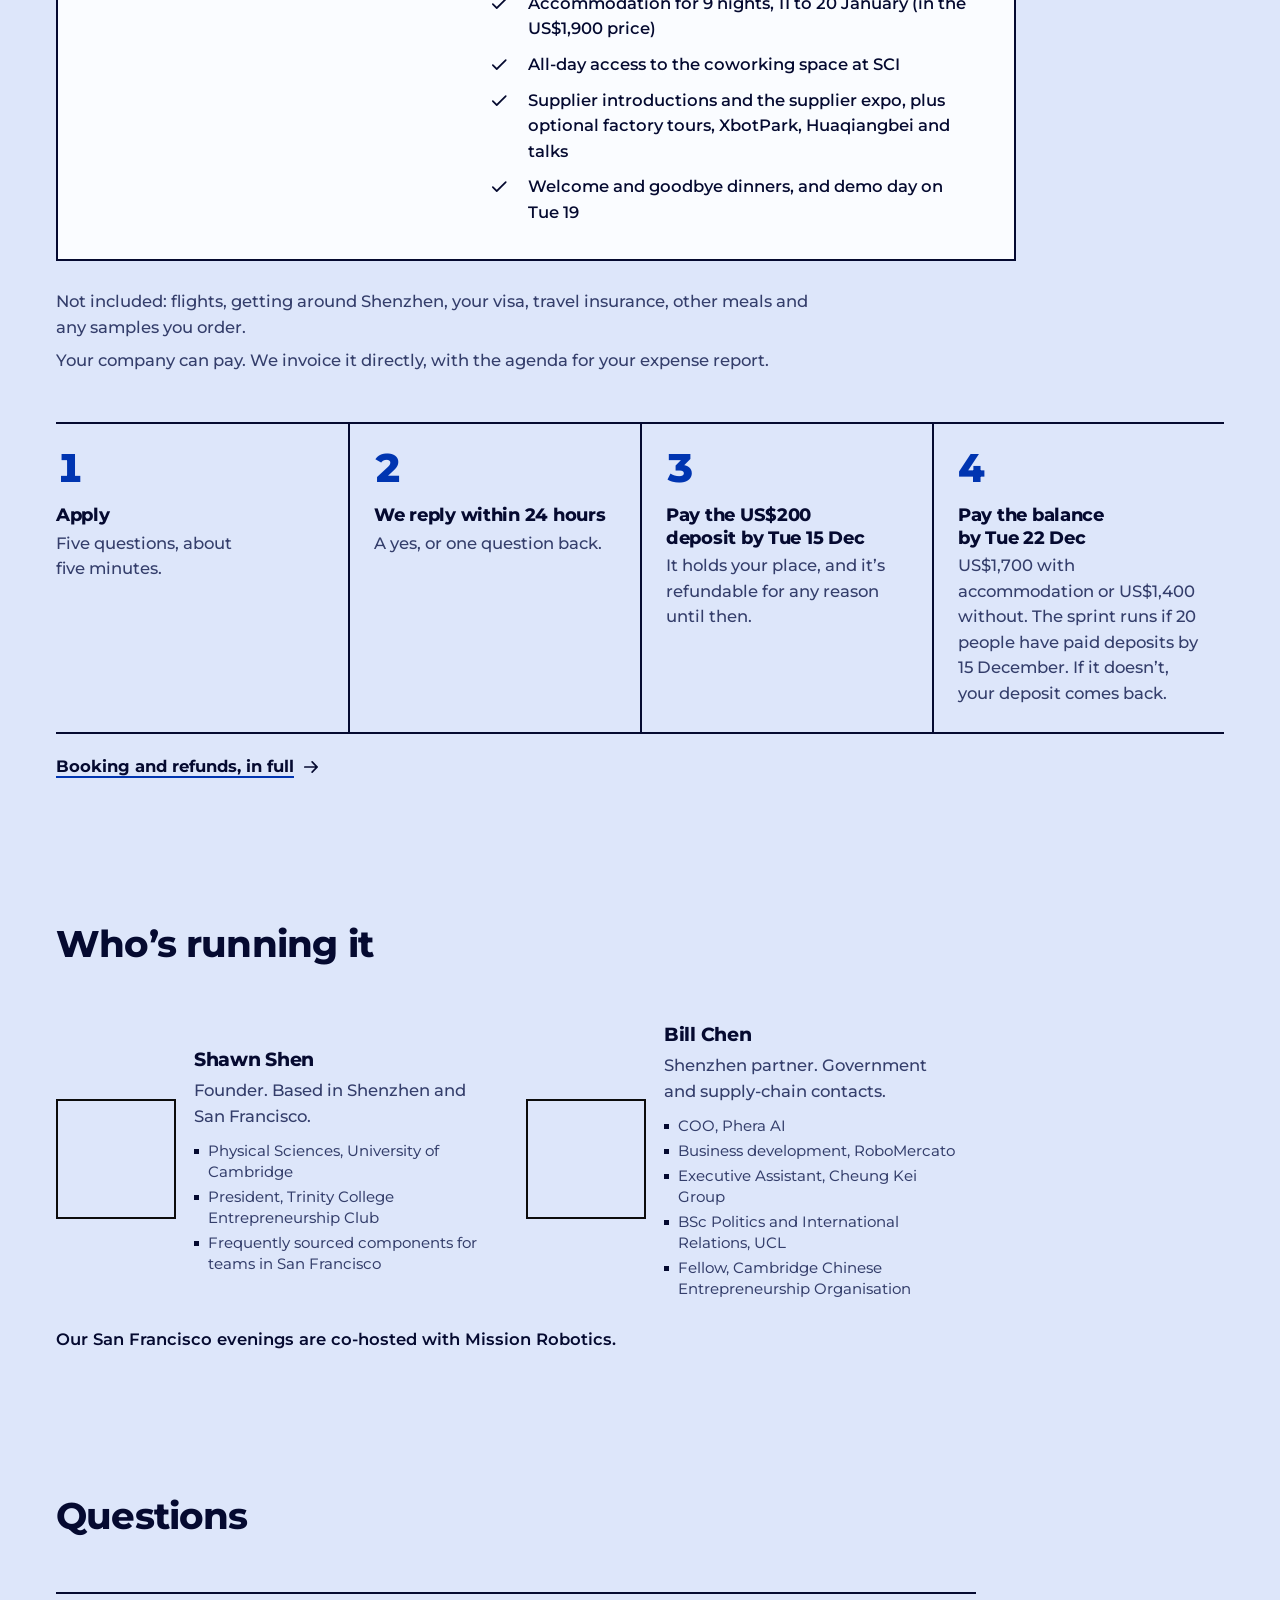
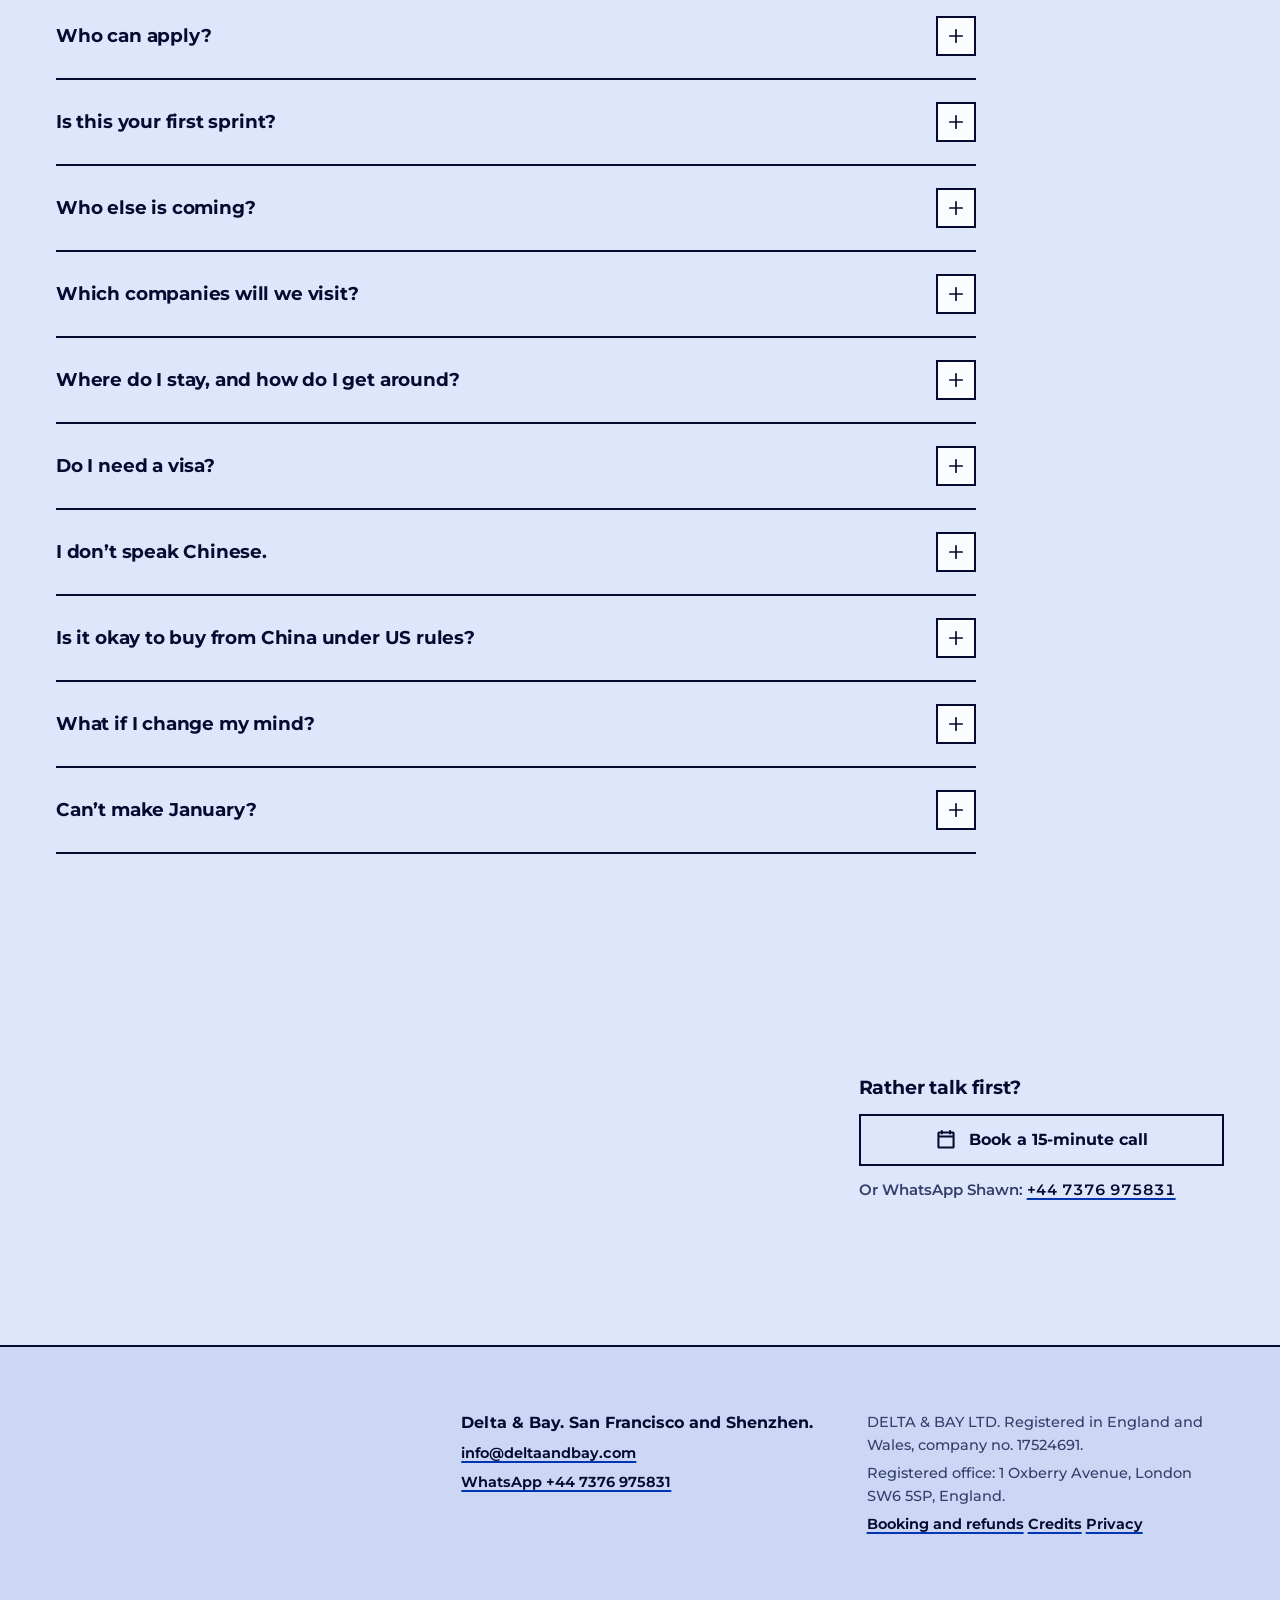
<file: sprint.html>
<!doctype html><meta charset="utf-8"><title>Build Sprint | Delta &amp; Bay</title><meta http-equiv="refresh" content="0; url=/"><link rel="canonical" href="https://deltaandbay.com/"><p><a href="/">The Build Sprint has moved to the home page.</a></p>
</file>
<file: css/booklet.css>
/* Delta & Bay: instruction booklet. One stylesheet for all four pages. */

/* ------------------------------------------------------------------ fonts */
@font-face {
  font-family: "Montserrat";
  src: url("../../shared/fonts/montserrat-latin-wght-normal.woff2") format("woff2");
  font-weight: 100 900;
  font-style: normal;
  font-display: swap;
  unicode-range: U+0000-00FF, U+0131, U+0152-0153, U+02BB-02BC, U+02C6, U+02DA, U+02DC, U+0304, U+0308, U+0329, U+2000-206F, U+20AC, U+2122, U+2191, U+2193, U+2212, U+2215, U+FEFF, U+FFFD;
}
@font-face {
  font-family: "Montserrat";
  src: url("../../shared/fonts/montserrat-latin-ext-wght-normal.woff2") format("woff2");
  font-weight: 100 900;
  font-style: normal;
  font-display: swap;
  unicode-range: U+0100-02BA, U+02BD-02C5, U+02C7-02CC, U+02CE-02D7, U+02DD-02FF, U+1D00-1DBF, U+1E00-1E9F, U+1EF2-1EFF, U+2020, U+20A0-20AB, U+20AD-20C0, U+2113, U+2C60-2C7F, U+A720-A7FF;
}
/* metric-matched fallback so the swap does not shift the layout */
@font-face {
  font-family: "Montserrat Fallback";
  src: local("Arial"), local("Helvetica Neue"), local("Helvetica");
  ascent-override: 85.79%;
  descent-override: 22.25%;
  line-gap-override: 0%;
  size-adjust: 112.83%;
}

/* ----------------------------------------------------------------- tokens */
:root {
  --page: #dde6fa;        /* instruction blue: the booklet page */
  --page-deep: #cbd7f4;   /* the booklet edge behind the tabs */
  --page-back: #bfcdef;   /* tabs of the other pages */
  --box: #fafcff;         /* call-out boxes, never pure white */
  --tray: #ece8e0;        /* ivory: the inventory tray only */
  --ink: #050a30;         /* Prussian keyline ink */
  --ink-2: #343e6b;       /* secondary text, 8:1 on the page */
  --ink-3: #4e5888;       /* ghosted assembly, 5.4:1 on the page */
  --ghost: rgba(5, 10, 48, 0.36);
  --new: #0035b1;         /* glow blue: the new piece, the only accent */
  --new-deep: #002a8c;
  --dot: rgba(5, 10, 48, 0.2);

  --line: 2px;
  --m: 24px;              /* the module every element sits on */
  --tab-r: 8px;           /* a tab's one free corner */
  --gutter: 16px;
  --wrap: 1280px;
  --font: "Montserrat", "Montserrat Fallback", Arial, sans-serif;
  --zh: "PingFang SC", "Hiragino Sans GB", "Noto Sans SC", "Microsoft YaHei", sans-serif;
  --ease: cubic-bezier(0.16, 1, 0.3, 1);
  --strip: 64px;          /* phone tab strip height */

  color-scheme: light;
  accent-color: var(--new);
}
@media (min-width: 640px) { :root { --gutter: 32px; } }
@media (min-width: 1100px) { :root { --gutter: 56px; } }
@media (min-width: 1360px) { :root { --gutter: 80px; } }

/* ------------------------------------------------------------------- base */
*, *::before, *::after { box-sizing: border-box; }
[hidden] { display: none !important; }
html {
  -webkit-text-size-adjust: 100%;
  text-size-adjust: 100%;
  background: var(--page);
  scrollbar-color: var(--ink-2) var(--page-deep);
  scroll-padding-top: 24px;
}
body {
  margin: 0;
  background: var(--page);
  color: var(--ink);
  font-family: var(--font);
  font-size: 16px;
  font-weight: 450;
  line-height: 1.55;
  font-optical-sizing: auto;
  -webkit-font-smoothing: antialiased;
  text-rendering: optimizeLegibility;
  caret-color: var(--new);
}
@media (min-width: 960px) { body { font-size: 16.5px; } }
::selection { background: var(--new); color: var(--box); }
img, svg { display: block; max-width: 100%; }
img { height: auto; }
h1, h2, h3, h4, p, ul, ol, dl, dd, figure { margin: 0; }
ul, ol { padding: 0; list-style: none; }
h1, h2, h3, h4 { font-weight: 750; text-wrap: balance; letter-spacing: -0.015em; }
p { text-wrap: pretty; }
a { color: inherit; text-decoration-thickness: 2px; text-underline-offset: 0.22em; text-decoration-color: var(--new); }
a:hover { text-decoration-color: currentColor; }
button { font: inherit; color: inherit; }
:focus-visible { outline: 3px solid var(--new); outline-offset: 3px; }
.on-new :focus-visible { outline-color: var(--box); }
.zh { font-family: var(--zh); font-weight: 500; }
.ico { width: 1.25em; height: 1.25em; flex: none; fill: currentColor; }
.vh { position: absolute !important; width: 1px; height: 1px; padding: 0; margin: -1px; overflow: hidden; clip: rect(0 0 0 0); white-space: nowrap; border: 0; }
.skip { position: absolute; left: 8px; top: -80px; z-index: 50; background: var(--ink); color: var(--box); padding: 12px 16px; font-weight: 700; text-decoration: none; }
.skip:focus { top: 8px; }

/* facts still to confirm: a quiet dotted underline in the accent */
.tbc { text-decoration: underline dotted var(--new); text-decoration-thickness: 2px; text-underline-offset: 0.24em; text-decoration-skip-ink: none; cursor: help; }

/* ---------------------------------------------------------------- layout */
.wrap { width: 100%; max-width: calc(var(--wrap) + 2 * var(--gutter)); margin-inline: auto; padding-inline: var(--gutter); }
.spread { padding-block: 72px; }
@media (min-width: 960px) { .spread { padding-block: 112px; } }
.spread + .spread { padding-top: 24px; }
@media (min-width: 960px) { .spread + .spread { padding-top: 32px; } }
.h2 { font-size: clamp(28px, 2.9vw, 42px); line-height: 1.08; letter-spacing: -0.022em; font-weight: 750; }
.lead { font-size: 17px; line-height: 1.5; color: var(--ink-2); max-width: 46ch; font-weight: 500; }
@media (min-width: 960px) { .lead { font-size: 18.5px; } }
.sec-head { display: grid; gap: 14px; margin-bottom: 40px; max-width: 760px; }
@media (min-width: 960px) { .sec-head { margin-bottom: 56px; } }

/* --------------------------------------------------------------- numerals */
.numeral {
  font-weight: 800;
  font-variant-numeric: tabular-nums lining-nums;
  line-height: 0.78;
  letter-spacing: -0.045em;
  color: var(--ink);
  display: block;
  user-select: none;
}

/* ------------------------------------------------------------------ arrows */
/* Keyline arrows: a 2px shaft and a filled head. The only drawn linework. */
.arw { display: flex; align-items: center; color: var(--ink); pointer-events: none; }
.arw-shaft { background: currentColor; flex: 1 1 auto; }
.arw-head { flex: none; width: 16px; height: 12px; fill: currentColor; }
.arw--down { flex-direction: column; width: 16px; }
.arw--down .arw-shaft { width: var(--line); min-height: 12px; }
.arw--left { flex-direction: row-reverse; height: 16px; }
.arw--left .arw-shaft { height: var(--line); min-width: 12px; }
.arw--left .arw-head { transform: rotate(90deg); width: 16px; height: 12px; margin-right: -2px; }
.arw--right { flex-direction: row; height: 16px; }
.arw--right .arw-shaft { height: var(--line); min-width: 12px; }
.arw--right .arw-head { transform: rotate(-90deg); margin-left: -2px; }
.arw--down .arw-head { margin-top: -2px; }

/* ----------------------------------------------------------------- buttons */
.btn {
  display: inline-flex; align-items: center; justify-content: center; gap: 12px;
  min-height: 52px; padding: 0 22px;
  border: var(--line) solid var(--ink); border-radius: 0;
  background: var(--box); color: var(--ink);
  font: 700 16px/1.1 var(--font); letter-spacing: -0.005em;
  text-decoration: none; white-space: nowrap; cursor: pointer;
  transition: background-color 160ms ease, color 160ms ease, transform 120ms var(--ease);
}
.btn .ico { width: 20px; height: 20px; }
.btn:hover { background: #eef2fd; }
.btn:active { transform: translateY(2px); }
.btn--new { background: var(--new); color: var(--box); }
.btn--new:hover { background: var(--new-deep); }
.btn--line { background: transparent; }
.btn--line:hover { background: var(--box); }
.btn-row { display: flex; flex-wrap: wrap; gap: 12px; }

/* ---------------------------------------------------- booklet edge (nav) */
.edge { view-transition-name: booklet-edge; background: var(--page-deep); border-bottom: var(--line) solid var(--ink); position: relative; z-index: 5; }
.edge-in { display: flex; align-items: center; justify-content: space-between; height: 50px; }
.edge-logo { display: grid; place-items: center; width: 44px; height: 44px; margin-left: -4px; }
.edge-logo img { width: 32px; height: auto; }
.edge-logo--duo { width: auto; display: flex; align-items: center; gap: 10px; text-decoration: none; }
.edge-logo--duo .edge-x { font-size: 18px; font-weight: 500; color: var(--ink-2); line-height: 1; }
.edge-logo--duo img.edge-partner { width: auto; height: 24px; }
.tabs { display: flex; }
.tab { display: flex; align-items: center; gap: 8px; text-decoration: none; font-weight: 650; font-size: 15px; letter-spacing: -0.005em; color: var(--ink-2); }
.tab .ico { width: 20px; height: 20px; }
.tab[aria-current="page"] { color: var(--ink); font-weight: 750; }

/* phones: the page tabs become a strip along the bottom edge */
@media (max-width: 959.98px) {
  html { scroll-padding-bottom: calc(var(--strip) + 24px); }
  .tabs {
    view-transition-name: tab-strip;
    position: fixed; left: 0; right: 0; bottom: 0; z-index: 20;
    height: calc(var(--strip) + env(safe-area-inset-bottom, 0px));
    padding-bottom: env(safe-area-inset-bottom, 0px);
    background: var(--page-deep);
    border-top: var(--line) solid var(--ink);
  }
  .tab {
    flex: 1 1 0; flex-direction: column; justify-content: center; gap: 4px;
    font-size: 13px; line-height: 1.1; text-align: center;
    border-left: var(--line) solid var(--ink);
    background: var(--page-back);
  }
  .tab:first-child { border-left: 0; }
  .tab[aria-current="page"] {
    background: var(--page);
    margin-top: calc(-1 * var(--line));
    border-top: var(--line) solid var(--page);
  }
  .tab .ico { width: 22px; height: 22px; }
}
/* desktop: tabs stand on the page's top edge; the open one joins the page */
@media (min-width: 960px) {
  .edge-in { height: 72px; align-items: flex-end; }
  .edge-logo { align-self: center; width: 48px; height: 48px; }
  .edge-logo img { width: 40px; }
  .edge-logo--duo { width: auto; gap: 14px; }
  .edge-logo--duo img.edge-partner { height: 30px; }
  .tabs { gap: 6px; margin-bottom: calc(-1 * var(--line)); }
  .tab {
    height: 50px; padding: 0 22px;
    border: var(--line) solid var(--ink); border-bottom: 0;
    border-top-right-radius: var(--tab-r);
    background: var(--page-back);
    position: relative;
    transition: background-color 160ms ease, transform 160ms var(--ease);
  }
  .tab:hover { background: #d3ddf7; }
  .tab[aria-current="page"] { background: var(--page); height: 54px; border-bottom: var(--line) solid var(--page); }
}

/* -------------------------------------------------------------- call-outs */
/* A call-out box: white, 2px keyline, square; its caption sits in a tab
   with one 8px corner. Photos inside are cropped tight to the part. */
.callout { position: relative; background: var(--box); border: var(--line) solid var(--ink); margin-top: 30px; }
.callout-tab {
  position: absolute; left: calc(-1 * var(--line)); bottom: calc(100% - var(--line));
  display: flex; align-items: center; gap: 6px; height: 32px; max-width: calc(100% + 2 * var(--line));
  padding: 0 12px; background: var(--box);
  border: var(--line) solid var(--ink); border-bottom: 0; border-top-right-radius: var(--tab-r);
  font-size: 13px; font-weight: 650; line-height: 1.1; color: var(--ink); white-space: nowrap;
  overflow: hidden; text-overflow: ellipsis;
}
.callout-tab .ico { width: 16px; height: 16px; }
.callout img { width: 100%; height: 100%; object-fit: cover; }
.callout-pad { padding: 20px; }

/* --------------------------------------------------------- inventory tray */
.tray { position: relative; isolation: isolate; background: var(--tray); border: var(--line) solid var(--ink); margin-top: 46px; padding: 24px; }
.tray::before {
  content: ""; position: absolute; inset: 0; z-index: -1; pointer-events: none;
  background-image: radial-gradient(circle at 1px 1px, var(--dot) 1.2px, transparent 1.7px);
  background-size: var(--m) var(--m); background-position: 11px 11px;
}
.tray-tab {
  position: absolute; left: calc(-1 * var(--line)); bottom: calc(100% - var(--line));
  height: 48px; display: flex; align-items: center; padding: 0 20px;
  background: var(--tray); border: var(--line) solid var(--ink); border-bottom: 0; border-top-right-radius: var(--tab-r);
  font-size: 17px; font-weight: 750; letter-spacing: -0.01em; white-space: nowrap;
}
.tray-note { margin-top: 20px; font-size: 14.5px; font-weight: 550; color: var(--ink-2); max-width: 40ch; width: fit-content; background: var(--tray); box-shadow: 0 0 0 4px var(--tray); }

/* pieces in the tray: every piece has the same anatomy, a picture well
   (a photo cropped to the part, or the part's icon on page blue) over its label */
.part { background: var(--box); border: var(--line) solid var(--ink); display: flex; flex-direction: column; min-width: 0; }
.part-img { position: relative; display: block; overflow: hidden; border-bottom: var(--line) solid var(--ink); background: var(--page-deep); }
.part-img img { position: absolute; inset: 0; width: 100%; height: 100%; object-fit: cover; }
.part-img--ico { display: grid; place-items: center; background: var(--page); color: var(--ink); }
.part-img--ico .ico { width: 30px; height: 30px; }
.part-label { padding: 10px 12px 12px; font-size: 13.5px; font-weight: 650; line-height: 1.3; text-wrap: balance; }

/* ------------------------------------------------------- the build plate */
/* Prior assembly ghosted, the new piece bright, seated flush on the plate. */
.plate { display: grid; grid-template-columns: repeat(6, 44px); column-gap: 8px; align-items: end; padding-bottom: 10px; border-bottom: var(--line) solid var(--ink); width: max-content; position: relative; }
@media (min-width: 960px) { .plate { grid-template-columns: repeat(6, 48px); } }
.pc { width: 44px; height: 44px; display: grid; place-items: center; border: var(--line) solid var(--ink); background: var(--box); position: relative; }
@media (min-width: 960px) { .pc { width: 48px; height: 48px; } }
.pc .ico { width: 22px; height: 22px; }
.pc--ghost { border-style: dashed; border-color: var(--ghost); background: transparent; color: var(--ink-3); }
.pc--new { background: var(--new); color: var(--box); border-color: var(--ink); }
.pc-slot { position: relative; display: grid; justify-items: center; }
.pc-slot .arw--down { position: absolute; bottom: calc(100% + 6px); height: 40px; left: 50%; transform: translateX(-50%); }
.pc-seat { position: absolute; inset: 0; border: var(--line) dashed var(--ink); }

/* ------------------------------------------------------- how it works */
/* Six step frames on one keyline grid, like a booklet page. Each frame: the
   numeral, the step, the build plate (prior pieces ghosted, the new piece
   seated) and a call-out box with the real thing. */
.frames { display: grid; grid-template-columns: minmax(0, 1fr); border: var(--line) solid var(--ink); }
.frame {
  position: relative; padding: 24px 16px 24px;
  display: grid; grid-template-columns: auto minmax(0, 1fr); grid-template-areas: "num text" "plate plate" "call call";
  column-gap: 16px; align-content: start;
  border-top: var(--line) solid var(--ink);
}
.frame:first-child { border-top: 0; }
.frame > .numeral { grid-area: num; font-size: 84px; margin: -2px 0 0 -4px; }
.frame-text { grid-area: text; padding-top: 2px; }
.frame-text h3 { font-size: 20px; line-height: 1.2; letter-spacing: -0.012em; }
.frame-text p { margin-top: 6px; color: var(--ink-2); font-weight: 500; max-width: 40ch; }
.frame > .plate { grid-area: plate; margin-top: 64px; }
.frame-callout { grid-area: call; margin-top: 52px; align-self: end; }
.frame-photo { aspect-ratio: 4 / 3; overflow: hidden; }
.frame-photo--wide { aspect-ratio: 2 / 1; }
@media (min-width: 640px) {
  .frame { padding: 28px 28px 30px; column-gap: 20px; }
}
@media (min-width: 1100px) {
  .frames { grid-template-columns: repeat(2, minmax(0, 1fr)); }
  .frame { padding: 32px 36px 36px; grid-template-areas: "num text" "num plate" "call call"; grid-template-rows: auto auto 1fr; column-gap: 24px; }
  .frame:nth-child(-n+2) { border-top: 0; }
  .frame:nth-child(even) { border-left: var(--line) solid var(--ink); }
  .frame > .numeral { font-size: clamp(96px, 8.2vw, 124px); margin: -4px 0 0 -6px; }
  .frame-text h3 { font-size: 21px; margin-top: 4px; }
  .frame > .plate { margin-top: 62px; }
  .frame-callout { margin-top: 48px; }
  .frame-photo { aspect-ratio: 2 / 1; }
}

/* ------------------------------------------------------------ who we are */
.about { display: grid; gap: 48px; }
.about-text { display: grid; gap: 18px; align-content: start; }
.about-text p { font-size: 17px; font-weight: 500; color: var(--ink-2); max-width: 54ch; }
.about-text > p:first-of-type { font-size: clamp(20px, 2vw, 24px); color: var(--ink); font-weight: 650; line-height: 1.35; letter-spacing: -0.012em; }
@media (min-width: 960px) {
  .about { grid-template-columns: minmax(0, 6fr) minmax(0, 6fr); gap: 64px; align-items: start; }
  .about-text { padding-top: 8px; }
  .about-row { display: grid; grid-template-columns: minmax(0, 1fr) minmax(0, 1fr); gap: 28px; align-items: end; }
}

/* -------------------------------------------------------------- questions */
.qa { border-top: var(--line) solid var(--ink); max-width: 920px; }
.qa details { border-bottom: var(--line) solid var(--ink); }
.qa summary { list-style: none; cursor: pointer; display: grid; grid-template-columns: minmax(0, 1fr) 40px; gap: 16px; align-items: center; padding: 18px 0; font-size: 17.5px; font-weight: 700; letter-spacing: -0.01em; line-height: 1.35; min-height: 64px; }
.qa summary::-webkit-details-marker { display: none; }
.qa-icon { width: 40px; height: 40px; display: grid; place-items: center; border: var(--line) solid var(--ink); background: var(--box); transition: background-color 160ms ease, color 160ms ease; }
.qa-icon .ico { width: 18px; height: 18px; }
.qa-icon .i-minus { display: none; }
.qa details[open] .qa-icon { background: var(--new); color: var(--box); }
.qa details[open] .qa-icon .i-plus { display: none; }
.qa details[open] .qa-icon .i-minus { display: block; }
.qa summary:hover .qa-icon { background: #eef2fd; }
.qa details[open] summary:hover .qa-icon { background: var(--new-deep); }
.qa-a { padding: 0 56px 24px 0; display: grid; gap: 10px; }
.qa-a p, .qa-a li { color: var(--ink-2); font-weight: 500; max-width: 64ch; }
.qa-a ul { display: grid; gap: 8px; }
.qa-a li { padding-left: 20px; position: relative; }
.qa-a b { color: var(--ink); font-weight: 700; }
.qa-a li::before { content: ""; position: absolute; left: 0; top: 0.62em; width: 8px; height: 8px; border: var(--line) solid var(--ink); }
@media (min-width: 960px) {
  .qa summary { font-size: 18.5px; padding: 22px 0; }
}

/* ------------------------------------------------------------------ close */
.close { display: grid; gap: 40px; }
.close-step { display: grid; grid-template-columns: auto minmax(0, 1fr); gap: 20px; align-items: end; }
.close-step .numeral { font-size: clamp(110px, 14vw, 200px); }
.close-piece { position: relative; }
.close-card { background: var(--new); color: var(--box); border: var(--line) solid var(--ink); padding: 24px 22px; display: grid; gap: 14px; }
.close-card h2 { font-size: clamp(26px, 2.8vw, 40px); line-height: 1.1; letter-spacing: -0.025em; }
.close-card p { font-weight: 500; color: #e4eaf8; font-size: 16.5px; max-width: 40ch; }
.close-card .tbc { text-decoration-color: var(--box); }
.close-card .btn { justify-self: start; background: var(--box); color: var(--ink); }
.close-card .btn:hover { background: #e4eaf8; }
.contact { display: grid; gap: 12px; align-content: start; }
.contact-ask { font-size: 19px; font-weight: 700; letter-spacing: -0.01em; }
.contact .btn .ico { width: 22px; height: 22px; }
.contact-num { font-size: 15px; font-weight: 600; color: var(--ink-2); }
.contact-num a { color: var(--ink); font-variant-numeric: tabular-nums; }
@media (min-width: 960px) {
  .close { grid-template-columns: minmax(0, 8fr) minmax(0, 4fr); gap: 72px; align-items: end; }
  .close-card { padding: 32px 32px 30px; }
  .contact { padding-bottom: 8px; }
}
@media (max-width: 639.98px) { .close-step { grid-template-columns: minmax(0, 1fr); } .close-step .numeral { font-size: 96px; } }

/* ----------------------------------------------------------------- footer */
.back { border-top: var(--line) solid var(--ink); background: var(--page-deep); padding: 48px 0 calc(56px + var(--strip) + env(safe-area-inset-bottom, 0px)); margin-top: 24px; }
.back-in { display: grid; gap: 32px; }
.back-logo { width: 208px; height: auto; }
.back p { font-size: 14.5px; font-weight: 500; color: var(--ink-2); }
.back p + p { margin-top: 6px; }
.back a { color: var(--ink); font-weight: 650; }
.back-line { color: var(--ink) !important; font-weight: 700 !important; font-size: 16px !important; }
@media (min-width: 960px) {
  .back { padding: 64px 0 72px; }
  .back-in { grid-template-columns: minmax(0, 4fr) minmax(0, 4fr) minmax(0, 4fr); gap: 48px; align-items: start; }
}

/* ============================================================ BUILD SPRINT */
.cover { padding-top: 32px; padding-bottom: 56px; display: grid; gap: 40px; }
.cover-copy { display: grid; gap: 16px; align-content: start; }
.cover h1 { font-size: clamp(33px, 4.25vw, 60px); line-height: 1.04; letter-spacing: -0.03em; font-weight: 760; max-width: 13ch; }
.cover-sub { font-size: 16px; line-height: 1.5; font-weight: 500; color: var(--ink-2); max-width: 42ch; }
.cover .btn-row { margin-top: 8px; }
.cover-photo { aspect-ratio: 1.26; overflow: hidden; }
.cover-fig { margin-top: 30px; }
@media (min-width: 960px) {
  .cover { padding-top: 56px; padding-bottom: 48px; grid-template-columns: minmax(0, 6fr) minmax(0, 6fr); gap: 72px; align-items: center; }
  .cover + .spread { padding-top: 40px; }
  .cover-sub { font-size: 18.5px; }
}
.facts { display: grid; grid-template-columns: minmax(0, 1fr); border: var(--line) solid var(--ink); background: var(--box); }
.fact { padding: 18px 18px 20px; display: grid; gap: 6px; align-content: start; border-top: var(--line) solid var(--ink); }
.fact:first-child { border-top: 0; }
.fact dt { font-size: 13.5px; font-weight: 700; color: var(--ink-2); }
.fact dd { font-size: 17px; font-weight: 650; line-height: 1.35; letter-spacing: -0.008em; }
.fact--big dd { font-size: clamp(22px, 2.2vw, 28px); font-weight: 800; letter-spacing: -0.02em; font-variant-numeric: tabular-nums; }
@media (min-width: 640px) {
  .facts { grid-template-columns: repeat(2, minmax(0, 1fr)); }
  .fact:nth-child(2) { border-top: 0; }
  .fact:nth-child(even) { border-left: var(--line) solid var(--ink); }
  .fact--wide { grid-column: 1 / -1; border-left: 0 !important; }
}
@media (min-width: 960px) {
  .facts { grid-template-columns: repeat(4, minmax(0, 1fr)); }
  .fact { padding: 22px 22px 24px; border-top: 0; border-left: var(--line) solid var(--ink); }
  .fact:nth-child(4n + 1) { border-left: 0; }
  .fact:nth-child(n + 5) { border-top: var(--line) solid var(--ink); }
  .fact--wide { grid-column: span 2; border-left: var(--line) solid var(--ink) !important; }
}

.cover-art { position: relative; }
.cover-seat { top: 30px; }
.cover-fig { --fx: 48px; --fy: 0px; }
@media (max-width: 1099.98px) { .cover-fig { --fx: 0px; --fy: -40px; } }

/* the two weeks: one booklet page of keyline frames. The weeks carry the
   numerals; before, every day and the last day are the frames around them. */
.run { display: grid; grid-template-columns: minmax(0, 1fr); border: var(--line) solid var(--ink); }
.run-frame { position: relative; padding: 24px 16px 26px; border-top: var(--line) solid var(--ink); display: grid; gap: 8px; align-content: start; }
.run-frame:first-child { border-top: 0; }
.run-frame h3 { font-size: 20px; line-height: 1.2; letter-spacing: -0.012em; }
.run-frame p { color: var(--ink-2); font-weight: 500; max-width: 52ch; }
.run--before { background: var(--box); }
.run--week { grid-template-columns: auto minmax(0, 1fr); grid-template-areas: "num text" "call call"; column-gap: 16px; row-gap: 0; }
.run--week > .numeral { grid-area: num; font-size: 84px; margin: -2px 0 0 -4px; }
.run--week .run-text { grid-area: text; display: grid; gap: 6px; padding-top: 2px; }
.run--week .run-callout { grid-area: call; margin-top: 48px; --fx: -40px; --fy: 0px; }
.run-photo { position: relative; aspect-ratio: 2 / 1; overflow: hidden; }
.run--every { grid-template-columns: minmax(0, 1fr); }
.run--every .run-callout { margin: 14px 0 12px; }
.run--every .run-photo { aspect-ratio: 5 / 2; }
.run--every .run-text { display: grid; gap: 6px; }
.run--last { background: var(--page-deep); }
.weeks-note { margin-top: 28px; font-size: 16px; font-weight: 600; max-width: 52ch; }
@media (min-width: 640px) {
  .run-frame { padding: 28px 28px 30px; }
  .run--week { column-gap: 20px; }
}
@media (min-width: 960px) {
  .run { grid-template-columns: repeat(12, minmax(0, 1fr)); }
  .run--before { grid-column: 1 / -1; grid-template-columns: minmax(0, 3fr) minmax(0, 9fr); column-gap: 40px; align-items: baseline; padding: 30px 36px; }
  .run--before p { max-width: 56ch; }
  .run--week { grid-column: span 6; padding: 32px 36px 36px; grid-template-areas: "num text" "num ." "call call"; grid-template-rows: auto 1fr auto; align-content: stretch; column-gap: 24px; }
  .run--week .run-callout { align-self: end; }
  .run--week + .run--week { border-left: var(--line) solid var(--ink); }
  .run--week > .numeral { font-size: clamp(96px, 8.2vw, 124px); margin: -4px 0 0 -6px; }
  .run--every { grid-column: 1 / span 8; grid-template-columns: minmax(0, 7fr) minmax(0, 5fr); column-gap: 32px; align-items: center; padding: 30px 36px 32px; }
  .run--every .run-callout { margin: 30px 0 0; }
  .run--every .run-text { order: -1; grid-column: 2; grid-row: 1; }
  .run--every .run-callout { grid-column: 1; grid-row: 1; }
  .run--every .run-photo { aspect-ratio: 2 / 1; }
  .run--last { grid-column: 9 / span 4; border-left: var(--line) solid var(--ink); padding: 30px 36px 32px; align-content: center; }
}

/* prices on the sprint page */
/* one framed price table: a row for each option, read across as
   name and price, when, and what's included */
.costs { display: grid; border: var(--line) solid var(--ink); background: var(--box); }
.cost { display: grid; gap: 16px; padding: 24px 18px 26px; align-content: start; }
.cost + .cost { border-top: var(--line) solid var(--ink); background: var(--page); }
.cost-head { display: grid; gap: 10px; align-content: start; }
.cost-name { font-size: 18px; line-height: 1.25; letter-spacing: -0.01em; }
.cost-price { font-size: clamp(40px, 4.6vw, 64px); font-weight: 800; letter-spacing: -0.04em; line-height: 0.95; font-variant-numeric: tabular-nums; }
.cost-price small { display: block; margin-top: 10px; font-size: 15px; font-weight: 650; letter-spacing: 0; line-height: 1.3; color: var(--ink-2); }
.cost-alt { font-size: clamp(20px, 2vw, 26px); font-weight: 750; letter-spacing: -0.02em; line-height: 1.2; margin-top: 10px; }
.cost-was { display: flex; flex-wrap: wrap; align-items: baseline; gap: 4px 12px; opacity: 0.45; margin-top: -2px; }
.cost-was s { font-size: clamp(20px, 2vw, 26px); font-weight: 750; letter-spacing: -0.02em; text-decoration-thickness: 2px; }
.cost-was span { font-size: 14px; font-weight: 650; }
.cost-meta { display: grid; gap: 10px; align-content: start; }
.cost-when { font-size: 15px; font-weight: 650; color: var(--ink); }
.cost ul { display: grid; gap: 10px; align-content: start; }
.cost li { display: grid; grid-template-columns: 26px minmax(0, 1fr); gap: 12px; font-weight: 550; }
.cost li .ico { width: 18px; height: 18px; margin-top: 3px; }
.cost-lead { color: var(--ink-2); font-weight: 500; font-size: 15.5px; max-width: 40ch; }
.cost-notes { display: grid; gap: 8px; margin-top: 28px; }
.cost-notes p { color: var(--ink-2); font-weight: 500; max-width: 70ch; }
@media (min-width: 960px) {
  .cost { grid-template-columns: minmax(0, 4fr) minmax(0, 4fr) minmax(0, 4fr); column-gap: 48px; padding: 34px 36px 36px; }
  .cost-meta { padding-top: 34px; }
  .cost ul { padding-top: 34px; }
}

/* your own dates */
.dates { display: grid; gap: 0; }
.dates-card { display: grid; gap: 14px; align-content: start; position: relative; z-index: 1; background: var(--box); border: var(--line) solid var(--ink); padding: 24px 20px; margin: -28px 12px 0; }
.dates-card p { color: var(--ink-2); font-weight: 500; max-width: 50ch; font-size: 17px; }
.dates-card .btn { justify-self: start; margin-top: 6px; }
.dates-photo { aspect-ratio: 16 / 8; overflow: hidden; }
.dates-fig { margin-top: 30px; }
@media (min-width: 960px) {
  .dates { grid-template-columns: repeat(12, minmax(0, 1fr)); }
  .dates-fig { grid-column: 1 / span 9; grid-row: 1; }
  .dates-card { grid-column: 8 / span 5; grid-row: 1; align-self: end; margin: 0 0 -56px; padding: 34px 32px 32px; }
  .dates + .spread { padding-top: 112px; }
}

.close--sprint .close-card .btn-row .btn--line { background: transparent; color: var(--box); border-color: var(--box); }
.close--sprint .close-card .btn-row .btn--line:hover { background: var(--new-deep); }

/* =============================================================== REQUESTS */
.req-hero { padding-top: 32px; padding-bottom: 32px; display: grid; gap: 28px; }
.req-hero h1 { font-size: clamp(32px, 4vw, 56px); line-height: 1.05; letter-spacing: -0.03em; font-weight: 760; max-width: 14ch; }
.req-hero .lead { color: var(--ink-2); }
.contact--card { border: var(--line) solid var(--ink); background: var(--box); padding: 18px 18px 16px; }
.contact-note { font-size: 13.5px; font-weight: 600; color: var(--ink-2); }
@media (min-width: 960px) {
  .req-hero { padding-top: 64px; padding-bottom: 48px; grid-template-columns: minmax(0, 7fr) minmax(0, 4fr); gap: 72px; align-items: end; }
  .contact--card { padding: 24px; }
}
.req { padding-top: 8px; padding-bottom: 24px; }
.req-form { display: grid; grid-template-columns: minmax(0, 1fr); align-items: start; }
.req-form > .req-tray { margin-top: 64px; }
.req-form > .send { margin-top: 40px; }
@media (min-width: 960px) {
  .req-form { grid-template-columns: minmax(0, 7fr) minmax(0, 4fr); column-gap: 72px; }
  .req-form > * { grid-column: 1; }
  .req-form > .req-tray { grid-column: 2; grid-row: 1 / span 6; position: sticky; top: 72px; align-self: start; margin-top: 48px; }
  .req-form > .send { margin-top: 56px; }
}
.req-fields[hidden], .send[hidden] { display: none; }
.promise { font-size: 15px; font-weight: 600; color: var(--ink-2); margin-bottom: 28px; max-width: 56ch; border-left: 0; }
.fsteps { display: grid; gap: 40px; }
.fstep { display: grid; grid-template-columns: 52px minmax(0, 1fr); gap: 14px; align-items: start; }
.fstep > .numeral { font-size: 64px; margin-top: -4px; transition: color 200ms ease; }
.fstep.is-done > .numeral { color: var(--new); }
@media (min-width: 960px) {
  .fsteps { gap: 48px; }
  .fstep { grid-template-columns: 84px minmax(0, 1fr); gap: 20px; }
  .fstep > .numeral { font-size: 92px; }
}
.field { display: grid; gap: 8px; min-width: 0; border: 0; padding: 0; margin: 0; }
.field + .field { margin-top: 20px; }
.flabel, .field legend { font-size: 18px; font-weight: 750; letter-spacing: -0.012em; line-height: 1.3; padding: 0; }
/* labels keep their place but take a full 44px of tap height */
.flabel, .sub-label { padding-block: 11px; margin-block: -11px; cursor: pointer; }
.flag { display: inline-block; margin-left: 8px; font-size: 12.5px; font-weight: 700; color: var(--ink-2); vertical-align: 2px; padding: 2px 7px; border: var(--line) solid var(--ink-2); line-height: 1.2; }
.help { font-size: 14.5px; color: var(--ink-2); font-weight: 500; line-height: 1.45; max-width: 60ch; }
.help + .help { margin-top: -2px; }
.inp {
  width: 100%; min-height: 52px; padding: 12px 14px; margin-top: 4px;
  border: var(--line) solid var(--ink); border-radius: 0; background: var(--box); color: var(--ink);
  font: 550 16px/1.4 var(--font); caret-color: var(--new);
  transition: border-color 140ms ease, background-color 140ms ease;
}
textarea.inp { min-height: 132px; resize: vertical; }
.inp::placeholder { color: #5a6390; opacity: 1; }
.inp:focus-visible { outline: 3px solid var(--new); outline-offset: 2px; }
.inp[aria-invalid="true"] { border-style: dashed; border-color: var(--new); background: var(--box); }
.err { display: flex; gap: 8px; align-items: flex-start; font-size: 14.5px; font-weight: 700; color: var(--ink); line-height: 1.4; }
.err .ico { width: 18px; height: 18px; margin-top: 1px; }
.err[hidden] { display: none; }
.reach { display: grid; gap: 16px; margin-top: 4px; }
.reach .field + .field { margin-top: 8px; }
.sub-label { font-size: 15px; font-weight: 700; }

/* field 2: tickable pieces */
.opts { display: grid; gap: 10px; margin-top: 8px; }
@media (min-width: 640px) { .opts { grid-template-columns: repeat(2, minmax(0, 1fr)); } }
.opt { position: relative; display: grid; align-content: start; }
.opt input { position: absolute; opacity: 0; width: 24px; height: 24px; left: 16px; top: 18px; margin: 0; }
.opt label {
  display: grid; grid-template-columns: 28px minmax(0, 1fr); gap: 2px 12px; align-items: start;
  min-height: 72px; padding: 14px 14px 14px 14px; cursor: pointer;
  background: var(--box); border: var(--line) solid var(--ink);
  transition: background-color 140ms ease, color 140ms ease;
}
.opt label:hover { background: #eef2fd; }
.opt-box { grid-row: 1 / span 2; width: 28px; height: 28px; border: var(--line) solid var(--ink); background: var(--page); display: grid; place-items: center; margin-top: 1px; }
.opt-box .ico { width: 18px; height: 18px; opacity: 0; }
.opt-label { font-weight: 750; font-size: 16px; line-height: 1.3; }
.opt-hint { font-size: 13.5px; font-weight: 550; color: var(--ink-2); line-height: 1.35; }
.opt input:checked + label { background: var(--new); color: var(--box); }
.opt input:checked + label .opt-hint { color: #e4eaf8; }
.opt input:checked + label .opt-box { background: var(--box); color: var(--new); }
.opt input:checked + label .opt-box .ico { opacity: 1; }
.opt input:focus-visible + label { outline: 3px solid var(--new); outline-offset: 3px; }
.opt-hint .tbc { text-decoration-color: currentColor; }
.opt-more { justify-self: start; display: inline-flex; align-items: center; gap: 6px; min-height: 44px; padding: 0 2px; background: none; border: 0; cursor: pointer; font-size: 13.5px; font-weight: 700; color: var(--ink-2); text-decoration: underline; text-decoration-color: var(--new); text-decoration-thickness: 2px; text-underline-offset: 0.22em; }
.opt-more .ico { width: 14px; height: 14px; transition: transform 200ms var(--ease); }
.opt-more[aria-expanded="true"] .ico { transform: rotate(180deg); }
.opt-do { font-size: 14px; color: var(--ink-2); font-weight: 500; padding: 0 2px 6px; line-height: 1.45; }
.other-box { margin-top: 12px; display: grid; gap: 6px; }
.other-box[hidden] { display: none; }
.no-js .opt-more { display: none; }
.no-js .opt-do[hidden] { display: none; }
.payer { display: grid; grid-template-columns: repeat(2, minmax(0, 1fr)); gap: 10px; margin-top: 8px; }
@media (min-width: 640px) { .payer { grid-template-columns: repeat(4, minmax(0, 1fr)); } }
.payer .opt label { min-height: 56px; height: 100%; grid-template-columns: 24px minmax(0, 1fr); align-items: center; padding: 12px; }
.payer .opt-box { width: 24px; height: 24px; border-radius: 50%; grid-row: auto; margin: 0; }
.payer .opt-box::after { content: ""; width: 10px; height: 10px; border-radius: 50%; background: var(--new); opacity: 0; }
.payer .opt input:checked + label .opt-box::after { opacity: 1; }
.payer .opt input { top: 16px; left: 12px; }
.payer .opt-label { font-size: 15px; }

/* the send area */
.send { padding-top: 32px; border-top: var(--line) solid var(--ink); display: grid; gap: 18px; }
.send .btn-row { gap: 12px; }
.privacy { font-size: 15px; font-weight: 600; color: var(--ink); max-width: 60ch; }
.fallback { font-size: 14px; color: var(--ink-2); font-weight: 500; max-width: 62ch; }
.fallback a { font-weight: 650; }
@media (max-width: 639.98px) { .send .btn { width: 100%; } }
.err-summary { border: var(--line) dashed var(--ink); background: var(--box); padding: 16px 18px; margin-bottom: 24px; display: grid; gap: 8px; }
.err-summary[hidden] { display: none; }
.err-summary p { font-weight: 750; display: flex; gap: 8px; align-items: center; }
.err-summary ul { display: grid; gap: 4px; }
.err-summary a { font-weight: 600; }

/* the request tray: answered fields seat their pieces */
.req-tray { padding: 20px; }
.slots { display: grid; gap: 10px; }
.slot { position: relative; min-height: 58px; }
.slot-seat { position: absolute; inset: 0; border: var(--line) dashed var(--ghost); }
.slot-empty { position: relative; display: flex; justify-content: space-between; align-items: center; gap: 8px; min-height: 58px; padding: 8px 14px; font-size: 14px; font-weight: 650; color: var(--ink-3); }
.slot-flag { font-size: 12px; font-weight: 700; color: var(--ink-2); }
.slot-piece { position: absolute; inset: 0; display: grid; align-content: center; gap: 1px; padding: 7px 14px; background: var(--new); color: var(--box); border: var(--line) solid var(--ink); visibility: hidden; opacity: 0; }
.slot-piece b { font-size: 12.5px; font-weight: 700; color: #dce4f7; }
.slot-piece span { font-size: 14.5px; font-weight: 650; white-space: nowrap; overflow: hidden; text-overflow: ellipsis; }
.slot.is-seated .slot-piece { visibility: visible; opacity: 1; }
.slot.is-seated .slot-empty { visibility: hidden; }
/* answered while the tray was off screen: the seat waits, empty, until the tray is seen */
.slot.is-queued .slot-piece { visibility: hidden; opacity: 0; }
.req-tray .tray-note { font-size: 14px; }
/* thank-you */
.thanks { border: var(--line) solid var(--ink); background: var(--box); padding: 28px 20px; display: grid; gap: 16px; margin-bottom: 8px; }
.thanks[hidden] { display: none; }
.thanks h2 { font-size: clamp(26px, 2.6vw, 36px); line-height: 1.12; letter-spacing: -0.025em; display: flex; gap: 14px; align-items: center; }
.thanks-mark { flex: none; width: 48px; height: 48px; display: grid; place-items: center; background: var(--new); color: var(--box); border: var(--line) solid var(--ink); }
.thanks-mark .ico { width: 26px; height: 26px; }
.thanks p { color: var(--ink-2); font-weight: 500; max-width: 58ch; }
.thanks .btn-row { margin-top: 8px; }
@media (min-width: 960px) { .thanks { padding: 40px 40px 36px; } }
.copied { font-size: 14px; font-weight: 700; color: var(--new); align-self: center; }

/* ================================================================ CREDITS */
.credits-hero { padding-top: 32px; padding-bottom: 24px; display: grid; gap: 14px; }
.credits-hero h1 { font-size: clamp(34px, 4.2vw, 58px); line-height: 1.04; letter-spacing: -0.03em; font-weight: 760; }
@media (min-width: 960px) { .credits-hero { padding-top: 64px; } }
.others { display: grid; gap: 24px; margin-top: 28px; }
.other { display: grid; grid-template-columns: 96px minmax(0, 1fr); gap: 18px; align-items: start; padding-top: 24px; border-top: var(--line) solid var(--ink); }
.other:first-child { border-top: 0; padding-top: 0; }
.other p { font-size: 15px; font-weight: 500; color: var(--ink-2); line-height: 1.5; }
.other p:first-child { color: var(--ink); font-weight: 600; }
.other a { font-weight: 650; }
@media (min-width: 960px) { .others { grid-template-columns: repeat(2, minmax(0, 1fr)); gap: 32px 48px; } .other:nth-child(2) { border-top: 0; padding-top: 0; } .other { grid-template-columns: 120px minmax(0, 1fr); } }
.legal { display: grid; gap: 8px; margin-top: 24px; }
.legal p { color: var(--ink-2); font-weight: 500; }
.legal p:first-child { color: var(--ink); font-weight: 750; font-size: 18px; }
.legal .btn { justify-self: start; margin-top: 12px; }
.credits-sec { padding-top: 40px; }
@media (min-width: 960px) { .credits-sec { padding-top: 56px; } }

/* ================================================================== HOME */
/* The opening spread: the title, step one's new piece (the request field)
   seated at the end of an arrow from the photo call-out. */
.hero { padding-top: 28px; padding-bottom: 56px; display: grid; grid-template-columns: minmax(0, 1fr); grid-template-areas: "copy" "step" "fig"; }
.hero-copy { grid-area: copy; display: grid; gap: 16px; align-content: start; }
.title { display: grid; gap: 14px; justify-items: start; font-size: clamp(24px, 3.05vw, 44px); }
.title-line { display: block; font-size: clamp(24px, 3.05vw, 44px); line-height: 1.08; letter-spacing: -0.025em; font-weight: 760; }
/* SF and SZ: one assembled piece on its own keyline, the arrows in the new-piece blue */
.route { display: inline-flex; align-items: center; gap: 0.14em; padding-bottom: 0.1em; border-bottom: var(--line) solid var(--ink); font-size: clamp(64px, 6.9vw, 96px); font-weight: 820; line-height: 0.92; letter-spacing: -0.035em; }
.route-end { display: block; }
.route-swap { display: block; width: 0.98em; color: var(--new); }
.route-swap svg { width: 100%; height: auto; overflow: visible; }
.swap-shaft { stroke: currentColor; stroke-width: 6; fill: none; }
.swap-head { fill: currentColor; }
.hero-sub { font-size: 16px; line-height: 1.5; font-weight: 500; color: var(--ink-2); max-width: 46ch; }
.hero-step { grid-area: step; position: relative; margin-top: 60px; display: grid; gap: 10px; justify-items: start; }
.hero-arrow { position: absolute; bottom: 100%; left: 30px; height: 40px; margin-bottom: 4px; }
.hero-piece { position: relative; width: 100%; }
.hero-fig { grid-area: fig; margin-top: 64px; }
.hero-photo { position: relative; aspect-ratio: 3 / 2; overflow: hidden; }
.hero-photo img { position: absolute; inset: 0; }
.ask { position: relative; container-type: inline-size; display: grid; gap: 12px; padding: 16px; background: var(--new); color: var(--box); border: var(--line) solid var(--ink); --fx: 0px; --fy: -44px; }
.ask-top { display: flex; align-items: center; gap: 14px; }
.ask .numeral { font-size: 56px; color: var(--box); }
.ask label { display: block; font-size: 18px; font-weight: 750; line-height: 1.25; letter-spacing: -0.01em; padding-block: 12px; margin-block: -8px; cursor: pointer; }
.ask-row { display: grid; gap: 10px; }
.ask textarea { display: block; width: 100%; min-height: 76px; padding: 12px 14px; border: var(--line) solid var(--ink); border-radius: 0; background: var(--box); color: var(--ink); font: 550 16px/1.4 var(--font); caret-color: var(--new); resize: none; }
.ask textarea::placeholder { color: #5a6390; opacity: 1; }
.ask textarea:focus-visible { outline: 3px solid var(--box); outline-offset: 2px; }
.ask .btn { justify-self: start; }
@container (min-width: 500px) {
  .ask-row { grid-template-columns: minmax(0, 1fr) auto; gap: 0; }
  .ask-row textarea { border-right: 0; }
  .ask-row .btn { height: auto; align-self: stretch; }
}
.seat-outline { position: absolute; inset: 0; border: var(--line) dashed var(--ink); pointer-events: none; }
.wa-link { display: inline-flex; align-items: center; gap: 10px; min-height: 44px; font-weight: 700; font-size: 16px; color: var(--ink); text-decoration: underline; text-decoration-color: var(--new); text-decoration-thickness: 2px; text-underline-offset: 0.24em; }
.wa-link .ico { width: 22px; height: 22px; }
.wa-link:hover { text-decoration-color: currentColor; }
@media (max-width: 639.98px) {
  .hero { padding-top: 20px; padding-bottom: 40px; }
  .title { gap: 10px; }
  .route { font-size: clamp(56px, 18.5vw, 76px); }
  .hero-sub { font-size: 15.5px; line-height: 1.45; }
  .hero-step { margin-top: 52px; gap: 4px; }
  .hero-arrow { height: 34px; left: 26px; }
  .ask { padding: 14px; gap: 10px; }
  .ask .numeral { font-size: 46px; }
  .ask label { font-size: 17px; }
  .ask textarea { min-height: 100px; font-size: 16px; }
  .ask .btn { min-height: 48px; }
  .hero-fig { margin-top: 52px; }
}
@media (min-width: 960px) {
  .hero {
    --arrow-gap: clamp(56px, 5vw, 80px);
    padding-top: 44px; padding-bottom: 40px;
    grid-template-columns: minmax(0, 1fr) minmax(0, 46%); column-gap: var(--arrow-gap);
    grid-template-rows: auto 1fr; grid-template-areas: "copy fig" "step fig";
  }
  .hero-sub { font-size: 17.5px; max-width: 40ch; }
  .hero-step { align-self: end; margin-top: 64px; }
  .hero-fig { align-self: stretch; margin-top: 30px; display: flex; flex-direction: column; }
  .hero-photo { flex: 1 1 auto; aspect-ratio: auto; min-height: 440px; }
  .hero-photo img { object-position: 52% 50%; }
  .ask { padding: 20px 22px 22px; gap: 14px; }
  .hero + .spread { padding-top: 24px; }
}
@media (min-width: 1100px) {
  .hero-sub { font-size: 18.5px; }
  .ask .numeral { font-size: 64px; }
  .ask label { font-size: 19px; }
}

/* what we do: four steps. Numeral and heading on one line, the words
   across the frame, then the part arrives along its arrow into the frame. */
.frames--do .frame { grid-template-columns: auto minmax(0, 1fr); grid-template-areas: "num head" "body body" "go go" "arrow arrow" "call call"; column-gap: 14px; padding-bottom: 22px; }
.frames--do .frame > .numeral { grid-area: num; font-size: 56px; margin: 0 0 0 -3px; }
.frame-h { grid-area: head; align-self: center; font-size: 19px; line-height: 1.25; letter-spacing: -0.012em; }
.frame-body { grid-area: body; margin-top: 12px; color: var(--ink-2); font-weight: 500; max-width: 54ch; }
.go { grid-area: go; justify-self: start; display: inline-flex; align-items: center; gap: 6px; min-height: 44px; font-weight: 650; font-size: 14.5px; color: var(--ink-2); text-decoration: underline; text-decoration-color: var(--new); text-decoration-thickness: 2px; text-underline-offset: 0.24em; }
.go .ico { width: 16px; height: 16px; }
.go:hover { color: var(--ink); text-decoration-color: currentColor; }
.frame-arrow { grid-area: arrow; justify-self: start; height: 30px; margin: 2px 0 0 26px; }
.frames--do .frame-callout { grid-area: call; margin-top: 30px; }
.frames--do .frame-photo { aspect-ratio: 2 / 1; }
.frame-pair { display: grid; grid-template-columns: minmax(0, 1fr) minmax(0, 32%); gap: 12px; align-items: stretch; margin-top: 0 !important; }
.frame-pair > .callout { margin-top: 30px; }
.frame-pair .pair-main .frame-photo { aspect-ratio: auto; height: 100%; }
.frame-pair .pair-detail .frame-photo { aspect-ratio: 3 / 4; }
@media (min-width: 640px) { .frames--do .frame > .numeral { font-size: 72px; } .frame-h { font-size: 20px; } }
@media (min-width: 1100px) {
  .frames--do .frame { grid-template-rows: auto auto auto auto 1fr; column-gap: 20px; padding-bottom: 32px; }
  .frames--do .frame > .numeral { font-size: clamp(84px, 6.8vw, 104px); margin: -4px 0 0 -6px; }
  .frames--do .frame-callout { align-self: end; }
  .frames--do .frame-photo { aspect-ratio: 2 / 1; }
}
.more { margin-top: 28px; display: flex; flex-wrap: wrap; align-items: center; gap: 4px 14px; padding: 16px 20px; border: var(--line) dashed var(--ink); font-size: 18px; font-weight: 700; letter-spacing: -0.01em; }
.more a { display: inline-flex; align-items: center; gap: 8px; min-height: 44px; color: var(--ink); text-decoration-color: var(--new); }
.more a .ico { width: 20px; height: 20px; }
@media (min-width: 960px) { .more { padding: 18px 28px; font-size: 19px; } }

/* how it works: one plate, three pieces seated in turn */
.assembly { display: grid; grid-template-columns: minmax(0, 1fr); border: var(--line) solid var(--ink); background: var(--box); }
.asm { position: relative; display: grid; gap: 22px; align-content: start; padding: 26px 18px 28px; }
.asm + .asm { border-top: var(--line) solid var(--ink); }
.asm .plate { grid-template-columns: repeat(3, 44px); margin-top: 48px; }
.asm-text { display: grid; grid-template-columns: auto minmax(0, 1fr); gap: 14px; align-items: start; }
.asm-text .numeral { font-size: 64px; margin: -2px 0 0 -3px; }
.asm-text h3 { font-size: 20px; line-height: 1.25; letter-spacing: -0.012em; }
.asm-text p { margin-top: 6px; color: var(--ink-2); font-weight: 500; max-width: 34ch; }
.asm-arrow { display: none; }
.price-line { border: var(--line) solid var(--ink); border-top: 0; background: var(--page-deep); padding: 16px 18px; font-size: 16.5px; font-weight: 550; }
.price-line b { font-weight: 800; }
@media (min-width: 960px) {
  .assembly { grid-template-columns: repeat(3, minmax(0, 1fr)); }
  .asm { padding: 32px 36px 36px; }
  .asm + .asm { border-top: 0; }
  .asm .plate { grid-template-columns: repeat(3, 48px); }
  .asm-text .numeral { font-size: clamp(80px, 7vw, 104px); }
  .asm-arrow { display: flex; position: absolute; top: 76px; right: -26px; width: 52px; z-index: 2; }
  .price-line { padding: 18px 36px; font-size: 17.5px; }
}

/* who we are */
.about .callout { margin-top: 30px; }
.about-photo { aspect-ratio: 4 / 3; overflow: hidden; }
@media (min-width: 960px) { .about { align-items: center; } }

/* the close: a wide photo call-out and the card seated over its corner */
.finale { display: grid; }
.finale-photo { aspect-ratio: 3 / 2; overflow: hidden; }
.finale-card { position: relative; z-index: 1; margin: -28px 10px 0; }
.finale-in { position: relative; display: grid; gap: 14px; background: var(--new); color: var(--box); border: var(--line) solid var(--ink); padding: 24px 18px; --fx: 0px; --fy: -40px; }
.finale-in p { color: #e4eaf8; font-weight: 500; font-size: 17px; max-width: 40ch; }
.finale-in .btn-row { margin-top: 6px; }
.finale-in .btn { background: var(--box); color: var(--ink); }
.finale-in .btn:hover { background: #e4eaf8; }
.finale-in .btn--ghost { background: transparent; color: var(--box); border-color: var(--box); }
.finale-in .btn--ghost:hover { background: var(--new-deep); }
.finale-in :focus-visible { outline-color: var(--box); }
@media (max-width: 639.98px) {
  .finale-card { margin: -20px 0 0; }
  .finale-in { padding: 22px 16px; }
  .finale-in .btn { width: 100%; white-space: normal; padding-inline: 14px; font-size: 15.5px; text-align: center; }
}
@media (min-width: 960px) {
  .finale { grid-template-columns: repeat(12, minmax(0, 1fr)); padding-bottom: 168px; }
  .finale-fig { grid-column: 1 / span 9; grid-row: 1; }
  .finale-photo { aspect-ratio: 16 / 9; }
  .finale-card { grid-column: 7 / span 6; grid-row: 1; align-self: end; margin: 0 0 -96px; }
  .finale-in { padding: 34px 32px 32px; --fx: 48px; --fy: 0px; }
}

/* =============================================================== MOTION */
/* The signature: the new piece travels along its arrow and clicks down into
   its seat when the step comes into view. Transform and opacity only.
   Content is visible by default: the start state only applies with JS and
   when motion is allowed. */
@media (prefers-reduced-motion: no-preference) {
  .js [data-seat]:not(.seated) .is-new { opacity: 0; transform: translate(var(--fx, 0px), var(--fy, -52px)); }
  .js [data-seat]:not(.seated) .is-ghost { opacity: 0; }
  .js [data-seat]:not(.seated) .arw-shaft { transform: scale(var(--sx, 1), var(--sy, 0)); }
  .js [data-seat]:not(.seated) .arw-head { opacity: 0; }
  .js [data-seat]:not(.seated) .seat-outline { opacity: 0; }
  .js [data-seat].seated .is-ghost { animation: ghost-in 420ms var(--ease) both; animation-delay: calc(var(--i, 0) * 50ms); }
  .js [data-seat].seated .arw-shaft { animation: shaft 360ms var(--ease) 140ms both; }
  .js [data-seat].seated .arw-head { animation: head 200ms ease-out 380ms both; }
  .js [data-seat].seated .seat-outline { animation: seat-flash 900ms ease-out 200ms both; }
  .js [data-seat].seated .is-new { animation: seat 820ms var(--ease) 260ms both; }
  .arw--down .arw-shaft { transform-origin: 50% 0; --sx: 1; --sy: 0; }
  .arw--left .arw-shaft { transform-origin: 100% 50%; --sx: 0; --sy: 1; }
  .arw--right .arw-shaft { transform-origin: 0 50%; --sx: 0; --sy: 1; }
  .opt input:checked + label { animation: click-down 260ms var(--ease); }
  .slot.just-seated .slot-piece { animation: slot-seat 560ms var(--ease) both; }
}
@keyframes ghost-in { from { opacity: 0; } to { opacity: 1; } }
@keyframes shaft { from { transform: scale(var(--sx), var(--sy)); } to { transform: none; } }
@keyframes head { from { opacity: 0; } to { opacity: 1; } }
@keyframes seat-flash { 0% { opacity: 0; } 25% { opacity: 1; } 100% { opacity: 1; } }
@keyframes seat {
  0% { opacity: 0; transform: translate(var(--fx, 0px), var(--fy, -52px)); }
  22% { opacity: 1; }
  66% { transform: translate(0, 0) scale(1, 1); }
  78% { transform: translate(0, 3px) scale(0.985, 0.97); }
  90% { transform: translate(0, -1px) scale(1.004, 1.006); }
  100% { opacity: 1; transform: none; }
}
@keyframes click-down {
  0% { transform: none; }
  45% { transform: translateY(3px) scale(0.99, 0.975); }
  100% { transform: none; }
}
@keyframes slot-seat {
  0% { opacity: 0; transform: translate(-28px, 0); }
  55% { opacity: 1; transform: translate(0, 0); }
  72% { transform: translate(0, 2px) scale(0.99, 0.96); }
  100% { opacity: 1; transform: none; }
}

/* the tab change turns the page */
@view-transition { navigation: auto; }
::view-transition-old(root), ::view-transition-new(root) { animation-duration: 420ms; }
html:active-view-transition-type(forward)::view-transition-old(root) { animation: turn-away 560ms cubic-bezier(0.45, 0, 0.2, 1) both; transform-origin: 0 50%; z-index: 2; }
html:active-view-transition-type(forward)::view-transition-new(root) { animation: under 560ms ease-out both; }
html:active-view-transition-type(back)::view-transition-new(root) { animation: turn-back 560ms cubic-bezier(0.45, 0, 0.2, 1) both; transform-origin: 0 50%; z-index: 2; }
html:active-view-transition-type(back)::view-transition-old(root) { animation: under-out 560ms ease-in both; }
@keyframes turn-away { from { transform: perspective(2400px) rotateY(0deg); opacity: 1; } 85% { opacity: 1; } to { transform: perspective(2400px) rotateY(-96deg); opacity: 0; } }
@keyframes turn-back { from { transform: perspective(2400px) rotateY(-96deg); opacity: 0; } 15% { opacity: 1; } to { transform: perspective(2400px) rotateY(0deg); opacity: 1; } }
@keyframes under { from { opacity: 0.7; } to { opacity: 1; } }
@keyframes under-out { from { opacity: 1; } to { opacity: 0.7; } }
@media (prefers-reduced-motion: reduce) {
  @view-transition { navigation: none; }
  *, *::before, *::after { animation-duration: 0.01ms !important; animation-iteration-count: 1 !important; transition-duration: 0.01ms !important; scroll-behavior: auto !important; }
}
.legal-logos { margin-top: 18px; font-size: 14.5px; max-width: 60ch; }
.req-lead { margin-top: 16px; }
.credits-lead { margin-top: 12px; }
@media (max-width: 639.98px) {
  .contact--card { padding: 14px; }
  .contact--card .btn { width: 100%; padding-inline: 14px; }
  .dates-photo { aspect-ratio: 3 / 2; }
}
.close-step--solo { grid-template-columns: minmax(0, 1fr); }
.flag { white-space: nowrap; }
@media (max-width: 639.98px) {
  .payer { grid-template-columns: minmax(0, 1fr); }
  .fstep { grid-template-columns: 40px minmax(0, 1fr); gap: 10px; }
  .fstep > .numeral { font-size: 52px; }
}

/* ---------------------------------------------------------- round 2 (10 Nov, user feedback)
   Phone: city scenes become slim strips instead of filling the screen.
   Everywhere: buttons and option labels never spill out of their boxes. */
@media (max-width: 639.98px) {
  .hero-photo { aspect-ratio: 5 / 2; }
  .hero-photo img { object-position: 50% 62%; }
  .about-photo { aspect-ratio: 5 / 2; }
  .finale-photo { aspect-ratio: 2 / 1; }
  .cover-photo { aspect-ratio: 2 / 1; }
  .hero-fig { margin-top: 40px; }
}
.btn { max-width: 100%; white-space: normal; text-align: left; line-height: 1.2; padding-block: 12px; }
.contact--card .btn { width: 100%; justify-content: flex-start; }
@media (min-width: 640px) { .payer { grid-template-columns: repeat(auto-fit, minmax(min(100%, 190px), 1fr)); } }
.payer .opt-label, .opt-label { min-width: 0; overflow-wrap: anywhere; }

/* direct send (10 Nov): saves to Supabase without leaving the page */
.no-js #send-form { display: none; }
#send-form[aria-busy="true"] { opacity: 0.7; cursor: progress; }
.send-err { font-size: 15px; font-weight: 650; color: #9b1c1c; max-width: 60ch; }
</file>
<file: css/sprint.css>
/* Build Sprint home, Apply and Booking: additions to booklet.css.
   Same world: keylines in Prussian ink, call-out boxes, square corners,
   glow blue as the only accent. */

.cover h1.sprint-h1 { max-width: 17ch; }
@media (min-width: 960px) { .cover h1.sprint-h1 { font-size: clamp(36px, 3.5vw, 50px); max-width: 17ch; } }

/* this is our first one: text left, two real photos stacked right */
.first { display: grid; gap: 40px; }
.first-text { display: grid; gap: 16px; align-content: start; }
.first-text .lead { font-size: 18px; font-weight: 550; color: var(--ink-2); max-width: 46ch; }
.first-list { display: grid; gap: 14px; margin-top: 8px; }
.first-list li { position: relative; padding-left: 26px; font-weight: 500; color: var(--ink-2); max-width: 52ch; }
.first-list li::before { content: ""; position: absolute; left: 0; top: 0.5em; width: 10px; height: 10px; border: var(--line) solid var(--ink); background: var(--new); }
.first-list b { color: var(--ink); font-weight: 750; }
.first-photos { display: grid; gap: 40px; }
.first-photo { aspect-ratio: 3 / 2; overflow: hidden; }
.first-photo img { width: 100%; height: 100%; object-fit: cover; display: block; }
@media (min-width: 960px) {
  .first { grid-template-columns: minmax(0, 5fr) minmax(0, 7fr); gap: 72px; align-items: start; }
  .first-photos { grid-template-columns: minmax(0, 7fr) minmax(0, 5fr); gap: 24px; align-items: end; }
  .first-fig--b { margin-bottom: -32px; }
}

/* what's included: one big framed piece, then a keyed list */
.incl { display: grid; border: var(--line) solid var(--ink); background: var(--box); }
.incl-main { display: grid; gap: 20px; padding: 24px 18px 26px; }
.incl-photo { aspect-ratio: 2 / 1; overflow: hidden; }
.incl-photo img, .days-photo img { width: 100%; height: 100%; object-fit: cover; display: block; }
.incl-text { display: grid; gap: 8px; }
.incl h3 { font-size: 20px; line-height: 1.2; letter-spacing: -0.012em; }
.incl p { color: var(--ink-2); font-weight: 500; max-width: 46ch; }
.incl-list { display: grid; border-top: var(--line) solid var(--ink); background: var(--page); }
.incl-list li { display: grid; grid-template-columns: 40px minmax(0, 1fr); gap: 16px; padding: 22px 18px; }
.incl-list li + li { border-top: var(--line) solid var(--ink); }
.incl-list .ico { width: 28px; height: 28px; color: var(--new); }
.incl-list div { display: grid; gap: 6px; }
.incl-list h3 { font-size: 18px; }
@media (min-width: 960px) {
  .incl { grid-template-columns: minmax(0, 7fr) minmax(0, 5fr); }
  .incl-main { padding: 32px 36px 36px; align-content: start; }
  .incl-list { border-top: 0; border-left: var(--line) solid var(--ink); }
  .incl-list li { padding: 26px 32px; }
}

/* the 10 days: grouped blocks of dated rows, not ten loose rows */
.days-lead { font-size: 18px; font-weight: 550; color: var(--ink-2); max-width: 52ch; margin: -8px 0 28px; }
.days { display: grid; border: var(--line) solid var(--ink); }
.days-before { padding: 24px 18px 26px; background: var(--box); display: grid; gap: 8px; }
.days-before h3, .days-h { font-size: 20px; line-height: 1.2; letter-spacing: -0.012em; }
.days-before p { color: var(--ink-2); font-weight: 500; max-width: 60ch; }
.days-block { padding: 24px 18px 26px; border-top: var(--line) solid var(--ink); display: grid; gap: 16px; align-content: start; }
.days-block--last { background: var(--page-deep); }
.day-list { display: grid; gap: 0; }
.day-list > div { display: grid; grid-template-columns: 72px minmax(0, 1fr); gap: 12px; padding: 10px 0; }
.day-list > div + div { border-top: 1px dashed var(--ghost); }
.day-list dt { font-weight: 750; font-variant-numeric: tabular-nums; }
.day-list dd { color: var(--ink-2); font-weight: 500; }
.day-list b { color: var(--ink); font-weight: 750; }
.days-fig { margin-top: 32px; }
.days-photo { aspect-ratio: 2 / 1; overflow: hidden; }
@media (min-width: 640px) {
  .days-before, .days-block { padding: 28px 28px 30px; }
}
@media (min-width: 960px) {
  .days { grid-template-columns: repeat(12, minmax(0, 1fr)); }
  .days-before { grid-column: 1 / -1; grid-template-columns: minmax(0, 3fr) minmax(0, 9fr); column-gap: 40px; align-items: baseline; padding: 30px 36px; }
  .days-block { padding: 30px 32px 32px; }
  .days-block:nth-of-type(2) { grid-column: 1 / span 4; }
  .days-block--photo { grid-column: 5 / span 5; border-left: var(--line) solid var(--ink); }
  .days-block--last { grid-column: 10 / span 3; border-left: var(--line) solid var(--ink); }
}

/* booking steps */
.costs--one { max-width: 960px; }
@media (min-width: 960px) {
  .costs--one .cost { grid-template-columns: minmax(0, 5fr) minmax(0, 7fr); column-gap: 48px; padding: 32px 36px 34px; }
  .costs--one .cost-meta { grid-column: 2; grid-row: 1; }
  .costs--one .cost ul { grid-column: 2; }
}
.steps { display: grid; gap: 0; margin-top: 48px; border-top: var(--line) solid var(--ink); }
.steps li { display: grid; grid-template-columns: 56px minmax(0, 1fr); gap: 16px; align-content: start; padding: 20px 0; border-bottom: var(--line) solid var(--ink); }
.steps-n { font-size: 40px; font-weight: 800; line-height: 1; letter-spacing: -0.04em; color: var(--new); font-variant-numeric: tabular-nums; }
.steps h3 { font-size: 18px; line-height: 1.25; }
.steps p { color: var(--ink-2); font-weight: 500; margin-top: 4px; max-width: 46ch; }
@media (min-width: 960px) {
  .steps { grid-template-columns: repeat(4, minmax(0, 1fr)); border-bottom: var(--line) solid var(--ink); }
  .steps li { grid-template-columns: minmax(0, 1fr); padding: 24px 24px 26px 0; border-bottom: 0; }
  .steps li + li { border-left: var(--line) solid var(--ink); padding-left: 24px; }
}
.steps-link { margin-top: 20px; }
.steps-link a { display: inline-flex; gap: 8px; align-items: center; font-weight: 700; color: var(--ink); }
.steps-link .ico { width: 18px; height: 18px; }

/* team */
.team { display: grid; gap: 28px; }
.team li { display: grid; grid-template-columns: 96px minmax(0, 1fr); gap: 18px; align-items: center; }
.team img { width: 96px; height: 96px; object-fit: cover; border: var(--line) solid var(--ink); display: block; filter: grayscale(1); }
.team h3 { font-size: 19px; }
.team p { color: var(--ink-2); font-weight: 500; margin-top: 4px; max-width: 34ch; }
.team .bio { margin-top: 10px; display: grid; gap: 4px; }
.team .bio li { display: block; grid-template-columns: none; font-size: 15px; line-height: 1.4; color: var(--ink-2); padding-left: 14px; position: relative; }
.team .bio li::before { content: ''; position: absolute; left: 0; top: .6em; width: 5px; height: 5px; background: var(--ink); }
.team-note { margin-top: 28px; font-weight: 600; }
@media (min-width: 960px) {
  .team { grid-template-columns: repeat(2, minmax(0, 1fr)); gap: 40px; max-width: 900px; }
  .team li { grid-template-columns: 120px minmax(0, 1fr); align-items: center; }
  .team img { width: 120px; height: 120px; }
}

/* booking page */
.book-hero { padding-top: 40px; padding-bottom: 24px; display: grid; gap: 14px; }
.book-hero h1 { font-size: clamp(33px, 4.25vw, 56px); line-height: 1.05; letter-spacing: -0.03em; font-weight: 760; }
.book-hero p { font-size: 18px; color: var(--ink-2); font-weight: 500; max-width: 52ch; }
.refunds { width: 100%; border-collapse: collapse; border: var(--line) solid var(--ink); background: var(--box); }
.refunds th, .refunds td { text-align: left; vertical-align: top; padding: 18px; }
.refunds th { width: 38%; font-weight: 750; }
.refunds td { color: var(--ink-2); font-weight: 500; }
.refunds tr + tr th, .refunds tr + tr td { border-top: var(--line) solid var(--ink); }
.refunds td { border-left: var(--line) solid var(--ink); }
@media (max-width: 639.98px) {
  .refunds, .refunds tbody, .refunds tr, .refunds th, .refunds td { display: block; width: 100%; }
  .refunds td { border-left: 0; padding-top: 0; }
}
.book-text { display: grid; gap: 12px; max-width: 66ch; }
.book-text p { color: var(--ink-2); font-weight: 500; }
.book-text b { color: var(--ink); }

/* apply page */
.apply { display: grid; gap: 40px; padding-top: 40px; }
.apply-head { display: grid; gap: 12px; }
.apply-head h1 { font-size: clamp(33px, 4.25vw, 52px); line-height: 1.05; letter-spacing: -0.03em; font-weight: 760; }
.apply-head p { font-size: 18px; color: var(--ink-2); font-weight: 500; max-width: 46ch; }
.apply-form { border: var(--line) solid var(--ink); background: var(--box); padding: 24px 18px 28px; display: grid; gap: 24px; max-width: 760px; }
.apply-form .field + .field { margin-top: 0; }
.apply-form textarea.inp { min-height: 112px; resize: vertical; }
.payers { display: grid; gap: 10px; }
.payers label { display: flex; gap: 12px; align-items: center; font-weight: 600; cursor: pointer; padding: 6px 0; }
.payers input { width: 20px; height: 20px; margin: 0; }
.apply-side { display: grid; gap: 14px; align-content: start; }
.apply-side h2 { font-size: 20px; }
.apply-side ol { display: grid; gap: 10px; counter-reset: s; }
.apply-side li { counter-increment: s; display: grid; grid-template-columns: 28px minmax(0, 1fr); gap: 8px; color: var(--ink-2); font-weight: 500; }
.apply-side li::before { content: counter(s); font-weight: 800; color: var(--new); }
.apply-thanks { border: var(--line) solid var(--ink); background: var(--box); padding: 28px 22px; display: grid; gap: 12px; max-width: 760px; }
.apply-thanks h2 { font-size: 26px; letter-spacing: -0.02em; }
.apply-thanks p { color: var(--ink-2); font-weight: 500; }
.apply-thanks:focus { outline: 3px solid var(--new); outline-offset: 2px; }
.btn[aria-busy="true"] { opacity: 0.7; cursor: progress; }
@media (min-width: 640px) { .apply-form { padding: 32px 32px 34px; } }
@media (min-width: 960px) {
  .apply { grid-template-columns: minmax(0, 7fr) minmax(0, 4fr); gap: 64px; align-items: start; padding-top: 56px; }
  .apply-head { grid-column: 1 / -1; }
}

/* photo slideshow */
.show-head { display: flex; justify-content: space-between; align-items: end; gap: 16px; margin-bottom: 28px; }
.show-ctrl { display: flex; align-items: center; gap: 12px; }
.show-btn { width: 48px; height: 48px; display: grid; place-items: center; border: var(--line) solid var(--ink); background: var(--box); color: var(--ink); cursor: pointer; border-radius: 0; }
.show-btn:hover { background: #eef2fd; }
.show-btn:active { transform: translateY(2px); }
.show-btn:focus-visible { outline: 3px solid var(--new); outline-offset: 2px; }
.show-btn .ico { width: 20px; height: 20px; }
.show-count { font-weight: 700; font-variant-numeric: tabular-nums; min-width: 3.2em; text-align: center; color: var(--ink-2); }
.show-track { display: grid; grid-auto-flow: column; grid-auto-columns: 86%; gap: 16px; overflow-x: auto; scroll-snap-type: x mandatory; scrollbar-width: none; padding-bottom: 4px; overscroll-behavior-x: contain; }
.show-track::-webkit-scrollbar { display: none; }
.show-track:focus-visible { outline: 3px solid var(--new); outline-offset: 4px; }
.show-slide { scroll-snap-align: start; }
.show-slide figure { margin: 0; display: grid; gap: 10px; }
.show-photo { aspect-ratio: 3 / 2; overflow: hidden; border: var(--line) solid var(--ink); background: var(--page-deep); }
.show-photo img { width: 100%; height: 100%; object-fit: cover; display: block; }
.show-slide figcaption { font-size: 14.5px; font-weight: 650; color: var(--ink-2); }
.show-note { margin-top: 18px; font-size: 14.5px; color: var(--ink-2); font-weight: 500; }
@media (min-width: 960px) { .show-track { grid-auto-columns: calc((100% - 32px) / 2.4); gap: 16px; } }
@media (max-width: 639.98px) { .show-ctrl .show-count { display: none; } .show-btn { width: 44px; height: 44px; } }

/* the 10 days as day cards; the full day opens over the card on hover, focus or tap */
.days-before--solo { border: var(--line) solid var(--ink); border-bottom: 0; }
@media (min-width: 960px) { .days-before--solo { grid-template-columns: minmax(0, 3fr) minmax(0, 9fr); column-gap: 40px; align-items: baseline; padding: 26px 32px; } }
.dgrid-hint { margin-top: 12px; font-size: 15px; font-weight: 700; color: var(--new); }
.dgrid { display: grid; grid-template-columns: minmax(0, 1fr); border: var(--line) solid var(--ink); background: var(--box); }
.dcard { position: relative; padding: 15px 14px 12px; display: flex; flex-direction: column; gap: 6px; border-top: var(--line) solid var(--ink); cursor: pointer; transition: background-color 160ms ease; }
.dcard:first-child { border-top: 0; }
.dcard-date { font-size: 12px; font-weight: 750; color: var(--ink-2); font-variant-numeric: tabular-nums; }
.dcard h3 { margin-bottom: 8px; font-size: 16.5px; letter-spacing: -0.012em; line-height: 1.2; text-wrap: balance; }
.dcard dl { display: grid; gap: 5px; margin-top: 4px; }
.dcard dl > div { display: grid; grid-template-columns: 74px minmax(0, 1fr); gap: 8px; }
.dcard dt { font-size: 11.5px; font-weight: 700; color: var(--ink-3); padding-top: 2px; font-variant-numeric: tabular-nums; }
.dcard dd { font-size: 13px; font-weight: 500; color: var(--ink-2); line-height: 1.38; text-wrap: pretty; }
.dcard .opt, .dpop .opt { display: inline-block; font-size: 10px; font-weight: 750; letter-spacing: 0.02em; color: var(--ink-2); border: 1.5px solid var(--ink-3); padding: 0 6px; margin-right: 2px; line-height: 1.5; vertical-align: 1px; }
.dcard .opt--fixed, .dpop .opt--fixed { color: var(--box); background: var(--new); border-color: var(--new); }
.dcard--build { background: var(--page); }
.dcard-kw, .dpop-kw { font-size: 11.5px; font-weight: 600; color: var(--ink-3); line-height: 1.35; text-wrap: pretty; }
.dpop-kw { margin: 2px 0 8px; }
.dcard--fixed h3 { color: var(--new); }
.dcard-more {
  margin-top: auto; align-self: stretch; display: flex; align-items: center; gap: 8px;
  padding: 8px 0 0; border: 0; border-top: 1px dashed var(--ghost); background: none;
  font: 700 12.5px/1.2 var(--font); color: var(--new); text-align: left; cursor: pointer;
}
.dcard-more::after { content: ""; width: 7px; height: 7px; border-right: 2px solid currentColor; border-bottom: 2px solid currentColor; transform: rotate(-45deg); margin-left: 2px; transition: transform 160ms ease; }
.dcard dl + .dcard-more { margin-top: auto; }
.dcard > dl { margin-bottom: 10px; }

.dpop { display: none; }
.dpop-date { font-size: 13.5px; font-weight: 750; color: var(--ink-2); font-variant-numeric: tabular-nums; }
.dpop-title { font-size: 21px; font-weight: 750; letter-spacing: -0.015em; line-height: 1.2; color: var(--ink); margin: 2px 0 10px; }
.dcard--fixed .dpop-title { color: var(--new); }
.dpop-list { display: grid; }
.dpop-list li { display: grid; grid-template-columns: 50px minmax(0, 1fr); gap: 10px; padding: 8px 0; border-top: 1px dashed var(--ghost); list-style: none; }
.dpop-t { font-size: 13.5px; font-weight: 750; color: var(--ink-3); font-variant-numeric: tabular-nums; padding-top: 1px; }
.dpop-list p { font-size: 14px; font-weight: 500; color: var(--ink-2); line-height: 1.42; text-wrap: pretty; }
.dpop-focus { margin-top: 12px; padding: 12px 14px; background: var(--page); font-size: 14.5px; font-weight: 550; color: var(--ink); line-height: 1.45; }
.dpop-focus b { display: block; font-size: 12px; font-weight: 750; letter-spacing: 0.06em; text-transform: uppercase; color: var(--new); margin-bottom: 2px; }
.dpop-hours { margin-top: 10px; font-size: 13.5px; font-weight: 650; color: var(--ink-3); }

/* phones: the full day opens in place, under the card */
.dcard.is-open .dpop { display: block; margin-top: 14px; }
@media (max-width: 639.98px) { .dpop-date, .dpop-title { display: none; } }
.dcard.is-open .dcard-more::after { transform: rotate(45deg); }

@media (min-width: 640px) {
  .dgrid { grid-template-columns: repeat(2, minmax(0, 1fr)); }
  .dcard:nth-child(2) { border-top: 0; }
  .dcard:nth-child(even) { border-left: var(--line) solid var(--ink); }
  /* tablets and up: a bigger window over the card */
  .dpop {
    display: block; position: absolute; z-index: 30; top: -14px; left: -14px;
    width: min(500px, calc(100vw - 2 * var(--gutter))); padding: 22px 24px 20px;
    background: var(--box); border: var(--line) solid var(--ink);
    box-shadow: 10px 10px 0 rgba(5, 10, 48, 0.16), 0 24px 48px rgba(5, 10, 48, 0.18);
    opacity: 0; visibility: hidden; transform: scale(0.96); transform-origin: 0 0;
    transition: opacity 140ms ease, transform 180ms cubic-bezier(0.2, 0.8, 0.2, 1), visibility 0s linear 180ms;
    cursor: auto;
  }
  .dcard:nth-child(even) .dpop { left: auto; right: -14px; transform-origin: 100% 0; }
  .dcard.is-open .dpop,
  .dcard:has(.dcard-more:focus-visible) .dpop {
    margin-top: 0; opacity: 1; visibility: visible; transform: none;
    transition: opacity 160ms ease 80ms, transform 220ms cubic-bezier(0.2, 0.8, 0.2, 1) 80ms, visibility 0s linear 80ms;
  }
  .dcard.is-open .dcard-more::after { transform: rotate(-45deg); }
}
@media (min-width: 640px) and (hover: hover) {
  .dcard:hover { background: #eef2fd; z-index: 2; }
  .dcard--build:hover { background: #d3ddf7; }
}
@media (min-width: 1100px) {
  .dgrid { grid-template-columns: repeat(5, minmax(0, 1fr)); }
  .dcard { padding: 16px 14px 12px; border-top: 0; border-left: var(--line) solid var(--ink); }
  .dcard:nth-child(5n + 1) { border-left: 0; }
  .dcard:nth-child(n + 6) { border-top: var(--line) solid var(--ink); }
  .dcard dl > div { grid-template-columns: minmax(0, 1fr); gap: 1px; }
  .dcard:nth-child(even) .dpop { left: -14px; right: auto; transform-origin: 0 0; }
  .dcard:nth-child(5n + 4) .dpop, .dcard:nth-child(5n) .dpop { left: auto; right: -14px; transform-origin: 100% 0; }
}
@media (prefers-reduced-motion: reduce) { .dpop { transition: none !important; } }

/* slideshow inside "What the 10 days include" */
.incl-show { display: grid; gap: 14px; min-width: 0; }
.incl-show .show-track { grid-auto-columns: 100%; gap: 12px; }
.incl-show .show-photo { aspect-ratio: 3 / 2; }
.incl-show .show-slide figcaption { font-size: 13px; font-weight: 650; color: var(--ink-3); }
.incl-show .show-ctrl { justify-content: flex-start; }
.incl-show .show-count { display: block; }
.incl-list li, .incl-list li > div { align-content: start; }

/* hero and strip slideshows */
.show--hero .show-track, .show--strip .show-track { display: grid; grid-auto-flow: column; overflow-x: auto; scroll-snap-type: x mandatory; scrollbar-width: none; overscroll-behavior-x: contain; }
.show--hero .show-track { grid-auto-columns: 100%; gap: 0; }
.show--hero .show-photo { aspect-ratio: 1.26; border: 0; }
.show--hero .show-ctrl { margin-top: 14px; }
.show--strip { margin-top: 48px; display: grid; gap: 14px; }
.show--strip .show-track { grid-auto-columns: 86%; gap: 16px; }
@media (min-width: 960px) { .show--strip .show-track { grid-auto-columns: calc((100% - 32px) / 3); } }
.show-slide { scroll-snap-align: start; list-style: none; }
.show-ctrl { display: flex; align-items: center; gap: 12px; }
.show-count { display: block; }
.apply-photo, .book-photo { aspect-ratio: 3 / 2; overflow: hidden; }
.apply-photo img, .book-photo img { width: 100%; height: 100%; object-fit: cover; display: block; }
.apply-fig { margin: 24px 0 12px; }
.book-fig { margin-top: 36px; max-width: 900px; }
@media (min-width: 960px) {
  .book-hero { grid-template-columns: minmax(0, 6fr) minmax(0, 6fr); column-gap: 64px; align-items: center; }
  .book-hero h1, .book-hero p { grid-column: 1; }
  .book-fig { grid-column: 2; grid-row: 1 / span 2; margin-top: 30px; }
}
@media (min-width: 960px) {
  .book-hero h1 { align-self: end; }
  .book-hero p { align-self: start; }
}
.thanks-call { display: grid; gap: 12px; padding-top: 16px; border-top: 1px dashed var(--ghost); }

/* ---------------------------------------------------------- 中文 / English */
.lang-switch {
  align-self: center; margin-left: 12px; min-width: 52px; min-height: 40px; padding: 0 12px;
  border: var(--line) solid var(--ink); border-radius: 0; background: var(--box); color: var(--ink);
  font: 700 14px/1 var(--font); letter-spacing: 0; cursor: pointer;
  transition: background-color 160ms ease;
}
.lang-switch:hover { background: #d3ddf7; }
.lang-switch:lang(zh) { font-family: var(--zh); font-weight: 600; }
@media (min-width: 960px) {
  .tabs { margin-left: auto; }
  .lang-switch { margin-left: 16px; }
}
/* Chinese: Montserrat for Latin and numbers, a Chinese system font for the rest */
html:lang(zh) {
  --font: "Montserrat", "Montserrat Fallback", "PingFang SC", "Hiragino Sans GB", "Noto Sans SC", "Microsoft YaHei", sans-serif;
}
html:lang(zh) body * { letter-spacing: 0 !important; }
/* big Latin numbers and labels keep their tight tracking */
html:lang(zh) .cost-price, html:lang(zh) .steps-n { letter-spacing: -0.04em !important; }
html:lang(zh) .route { letter-spacing: -0.035em !important; }
html:lang(zh) .cost-price small { letter-spacing: 0 !important; }
html:lang(zh) h1, html:lang(zh) h2 { line-height: 1.25 !important; }
html:lang(zh) body { line-height: 1.7; }
html:lang(zh) .cover h1 { max-width: 12em; }
html:lang(zh) .req-hero h1 { max-width: 12em; }
html:lang(zh) .fact--big dd { font-size: clamp(20px, 1.9vw, 24px); }

/* sponsors: a static list under the facts in three rows, biggest companies first, English only */
.sponsors { margin-top: 40px; display: grid; gap: 22px; }
.sponsors-label { font-size: 13.5px; font-weight: 700; color: var(--ink-2); }
.sponsors-row { display: flex; flex-wrap: wrap; align-items: center; gap: 22px 56px; margin: 0; padding: 0; list-style: none; }
.sponsors-row li { flex: none; display: flex; align-items: center; }
.sponsors-row img { display: block; width: auto; }
.sponsors-row--1 { --s: 1.45; }
.sponsors-row--2 { --s: 1; }
.sponsors-row--3 { --s: 0.85; gap: 18px 44px; }
.sp-skyworth { height: calc(var(--s) * 22px); }
.sp-dobot { height: calc(var(--s) * 34px); }
.sp-orbbec { height: calc(var(--s) * 19px); }
.sp-linkerbot { height: calc(var(--s) * 27px); }
.sp-hypersen { height: calc(var(--s) * 32px); }
.sp-daimon { height: calc(var(--s) * 30px); }
.sp-sensing { height: calc(var(--s) * 20px); }
.sp-virdyn { height: calc(var(--s) * 40px); }
.sp-zingtech { height: calc(var(--s) * 34px); }
.sp-jianqiao { height: calc(var(--s) * 40px); }
.sp-huanya { height: calc(var(--s) * 24px); }
.sp-moflon { height: calc(var(--s) * 17px); }
.sponsors-row .sp-named { gap: 10px; font-size: calc(var(--s) * 21px); font-weight: 700; letter-spacing: -0.01em; color: #343e6b; }
.sponsors-row .sp-text { font-size: calc(var(--s) * 21px); font-weight: 700; letter-spacing: -0.01em; color: #343e6b; }
@media (max-width: 600px) {
  .sponsors-row { gap: 18px 32px; }
  .sponsors-row--1 { --s: 1.15; }
  .sponsors-row--2 { --s: 0.9; }
  .sponsors-row--3 { --s: 0.8; gap: 16px 28px; }
}
html:lang(zh) .sponsors { display: none; }

/* hero: what you get, under the buttons */
.cover-get { margin-top: 12px; display: grid; gap: 10px; }
.cover-get-h { font-size: 13.5px; font-weight: 700; color: var(--ink-2); }
.cover-get-list { list-style: none; margin: 0; padding: 0; display: grid; gap: 8px; }
.cover-get-list li { display: flex; align-items: center; gap: 10px; font-size: 16px; font-weight: 600; line-height: 1.35; color: var(--ink); }
.cover-get-list .ico { flex: none; width: 18px; height: 18px; color: var(--new); }

/* venue (English only): compact. Text and address on top, three pictures in a row
   (a swipe row on phones). It sits after the 10 days. */
.spread.venue-section { padding-top: 24px; padding-bottom: 48px; }
.venue-section .sec-head { margin-bottom: 22px; }
.venue { display: grid; gap: 20px; }
.venue-text { display: grid; gap: 10px; align-content: start; }
.venue-lead { font-size: 17px; font-weight: 650; line-height: 1.45; color: var(--ink); max-width: 56ch; }
.venue-text > p:not(.venue-lead) { font-size: 15px; line-height: 1.55; color: var(--ink-2); font-weight: 500; max-width: 62ch; }
.venue-facts { display: grid; border: var(--line) solid var(--ink); background: var(--box); align-self: start; }
.venue-facts > div { display: grid; gap: 3px; padding: 12px 16px 14px; }
.venue-facts > div + div { border-top: var(--line) solid var(--ink); }
.venue-facts dt { font-size: 13px; font-weight: 700; color: var(--ink-2); }
.venue-facts dd { font-size: 15px; font-weight: 650; line-height: 1.4; }
.venue-pics { display: grid; grid-auto-flow: column; grid-auto-columns: 82%; gap: 14px; overflow-x: auto; scroll-snap-type: x mandatory; scrollbar-width: none; overscroll-behavior-x: contain; margin-top: 12px; padding-bottom: 4px; }
.venue-pics::-webkit-scrollbar { display: none; }
.venue-pics:focus-visible { outline: 3px solid var(--new); outline-offset: 4px; }
.venue-pics .venue-fig { margin: 30px 0 0; scroll-snap-align: start; }
.venue-photo { aspect-ratio: 16 / 9; overflow: hidden; }
.venue-photo img { width: 100%; height: 100%; object-fit: cover; display: block; }
.venue-section .show-note { margin-top: 14px; }
@media (min-width: 960px) {
  .spread.venue-section { padding-bottom: 64px; }
  .venue { grid-template-columns: minmax(0, 7fr) minmax(0, 5fr); gap: 48px; }
  .venue-pics { grid-auto-columns: minmax(0, 1fr); overflow: visible; gap: 20px; }
}
/* venue: English only for now, like the sponsors strip */
html:lang(zh) .venue-section { display: none; }
</file>
<file: site-header.css>
/* The wordmark shares the page gutter; extra space is inside the SVG below the monogram. */
.nav .logo,header .mark{display:block;width:clamp(102px,8.9vw,138px);height:auto;padding:0;flex:none;line-height:0}
.nav .logo img,header .mark img{display:block;width:100%;height:auto;max-width:none}
@media(max-width:900px){.nav .logo,header .mark{width:92px;height:auto;padding:0}}
</file>
